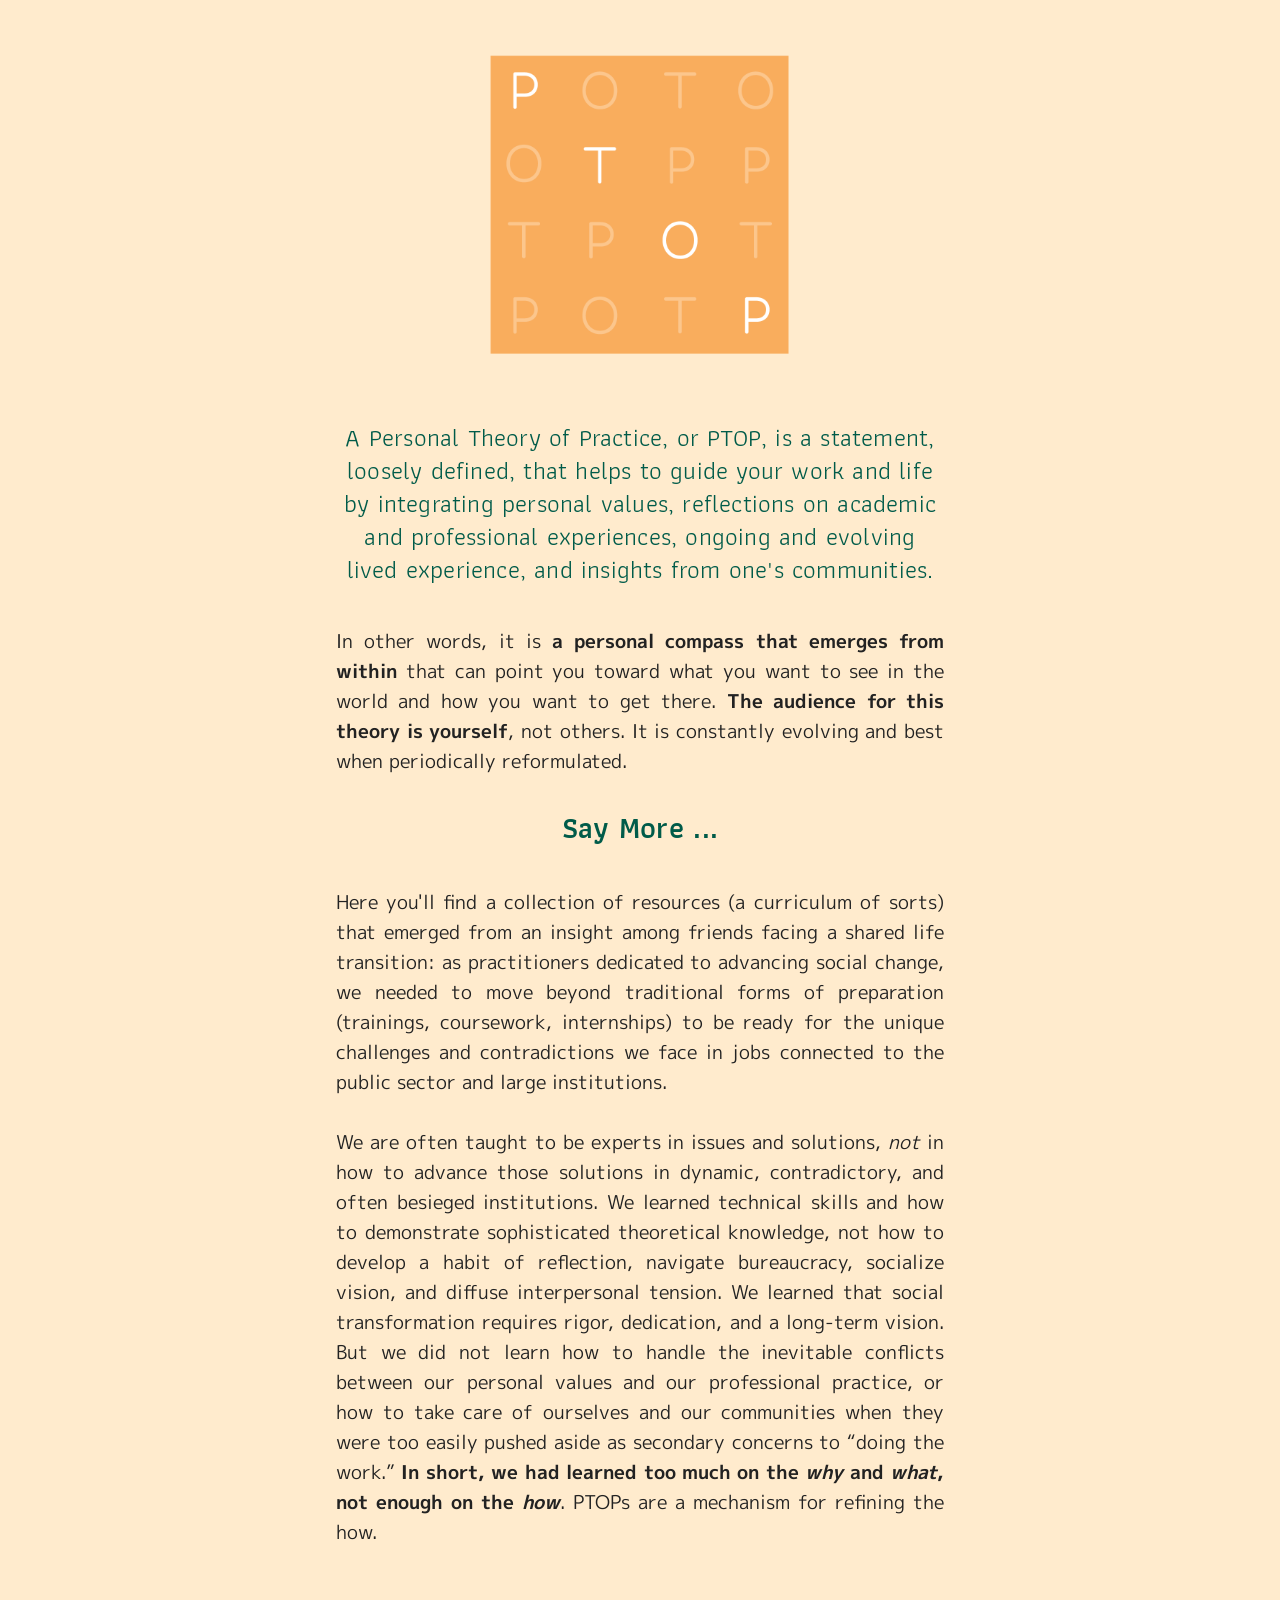
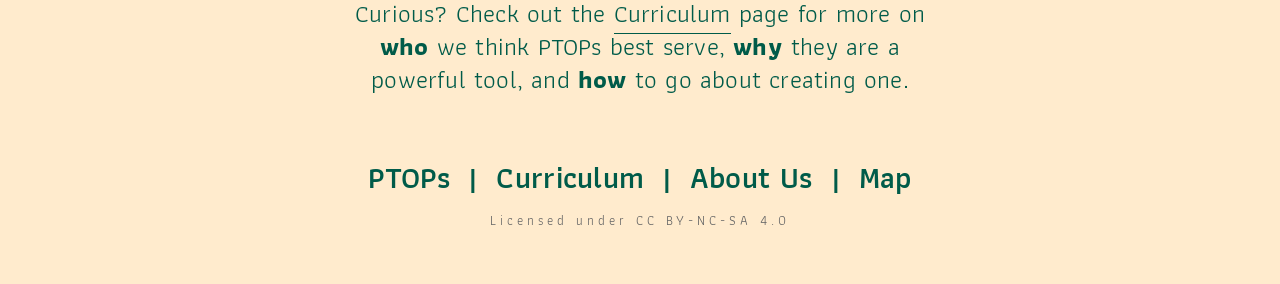
<file: index.html>
<!DOCTYPE html>
<html lang="en">
<head>

    <meta http-equiv="Content-Type" content="text/html; charset=UTF-8">
    <link rel="stylesheet" href="style.css">

    <title>Personal Theory of Practice</title>
    <link rel="shortcut icon" type="image/x-icon" href="favicon.ico">


    <link rel="next" title="Curriculum" href="curriculum.html">
</head>

<body>

<div id="container">

<div id="content">
  <p><a href="index.html" style="border-style: none none none none;"><img class="wp-image-162 alignnone" alt="PTOP Logo" class="center" src="PTOPLogo1.png" width="375" height="375"></a></p>

  <h7>A Personal Theory of Practice, or PTOP, is a statement, loosely defined, that helps to guide your work and life by integrating personal values, reflections on academic and professional experiences, ongoing and evolving lived experience, and insights from one's communities.</h7><br><br>

<p class="text">In other words, it is <b>a personal compass that emerges from within</b> that can point you toward what you want to see in the world and how you want to get there. <b>The audience for this theory is yourself</b>, not others. It is constantly evolving and best when periodically reformulated.
</p>

<h3>Say More ...</h3><br>


<p class="text">Here you'll find a collection of resources (a curriculum of sorts) that emerged from an insight among friends facing a shared life transition: as practitioners dedicated to advancing social change, we needed to move beyond traditional forms of preparation (trainings, coursework, internships) to be ready for the unique challenges and contradictions we face in jobs connected to the public sector and large institutions.<br><br>

We are often taught to be experts in issues and solutions, <em>not</em> in how to advance those solutions in dynamic, contradictory, and often besieged institutions. We learned technical skills and how to demonstrate sophisticated theoretical knowledge, not how to develop a habit of reflection, navigate bureaucracy, socialize vision, and diffuse interpersonal tension. We learned that social transformation requires rigor, dedication, and a long-term vision. But we did not learn how to handle the inevitable conflicts between our personal values and our professional practice, or how to take care of ourselves and our communities when they were too easily pushed aside as secondary concerns to “doing the work.” <b>In short, we had learned too much on the <em>why</em> and <em>what</em>, not enough on the <em>how</em></b>. PTOPs are a mechanism for refining the how.<br><br>
</p>

<h7>Curious? Check out the <a href="curriculum.html">Curriculum</a> page for more on <b>who</b> we think PTOPs best serve, <b>why</b> they are a powerful tool, and <b>how</b> to go about creating one.</h7><br><br>


</div>

<h3><a title="Home" href="index.html">PTOPs</a> &nbsp;|&nbsp; <a title="Curriculum" href="curriculum.html">Curriculum</a> &nbsp;|&nbsp;
        <a title="About" href="about.html">About Us</a> &nbsp;|&nbsp; <a title="Map" href="map.html">Map</a></h3></div>

<div id="footer">

<p>
Licensed under <a href="https://creativecommons.org/licenses/by-nc-sa/4.0/" target="_blank">CC BY-NC-SA 4.0</a>
</p>
</div>




</body></html>
</file>
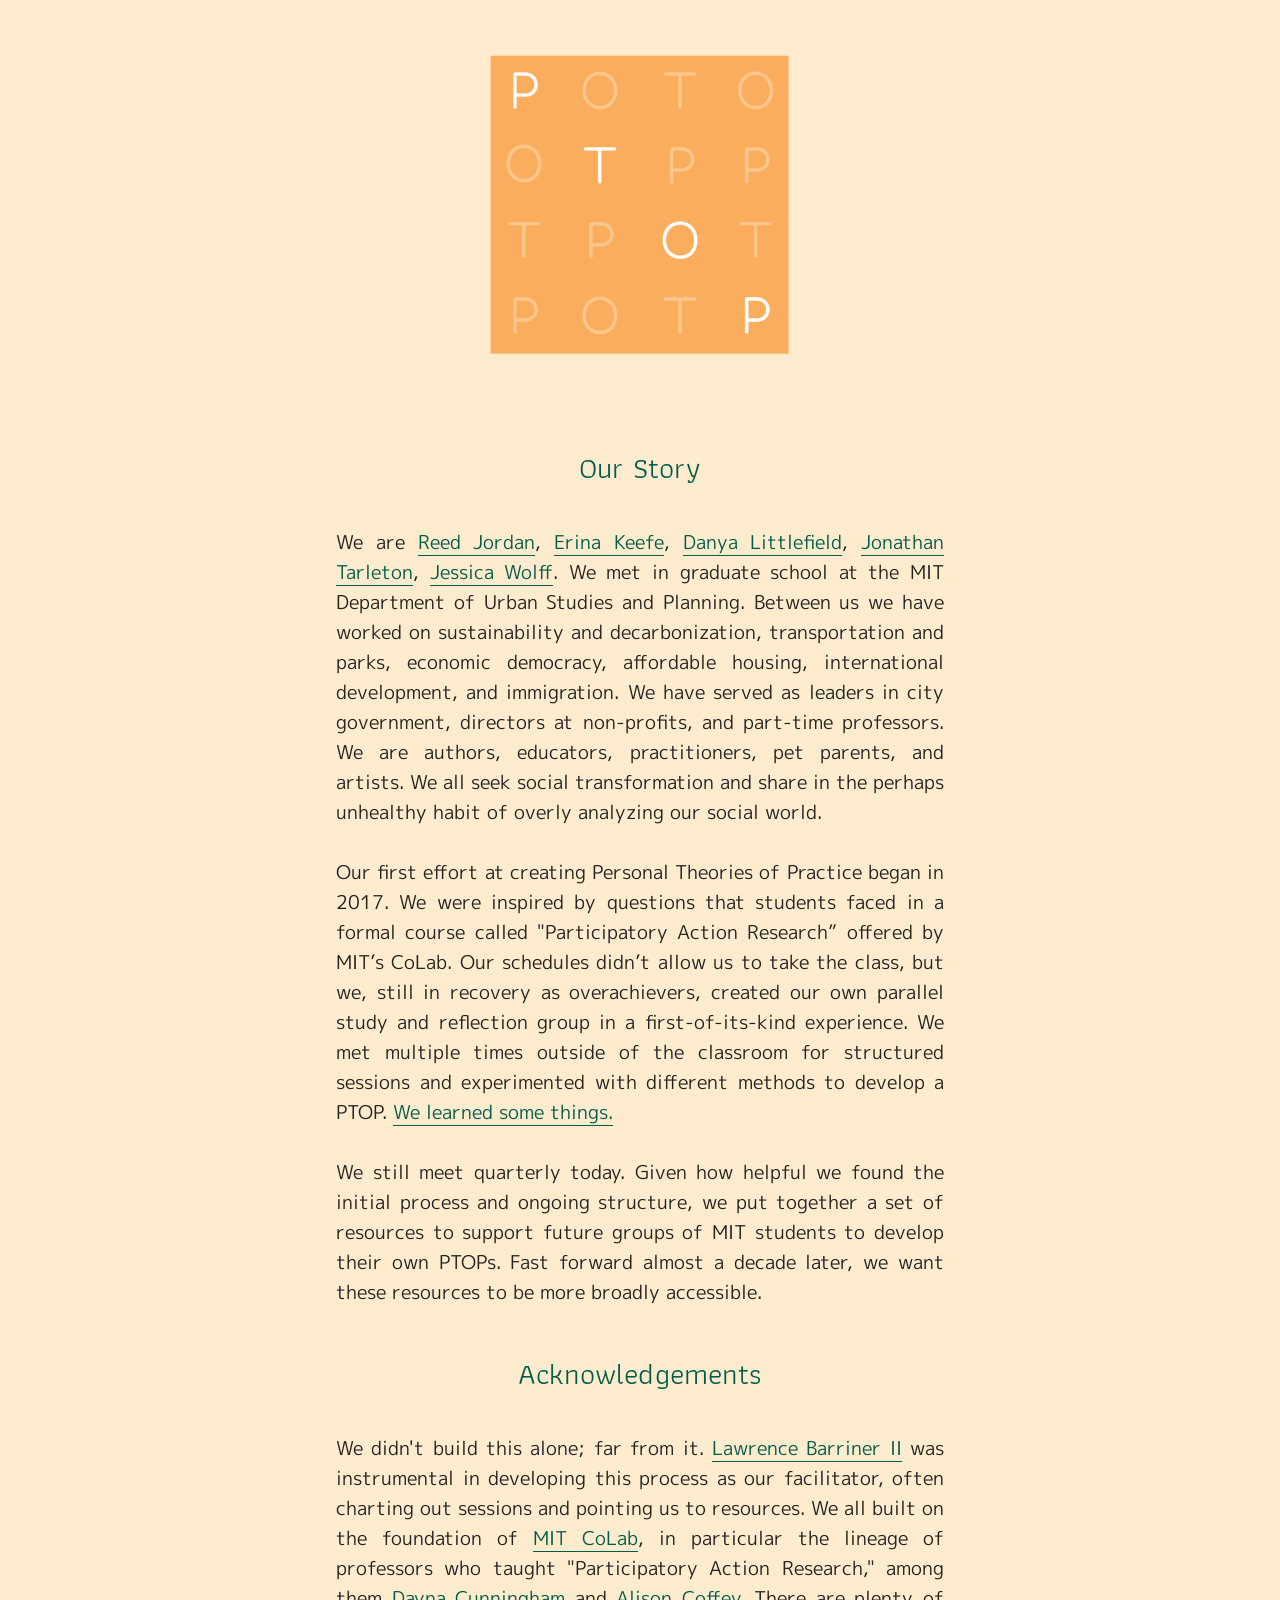
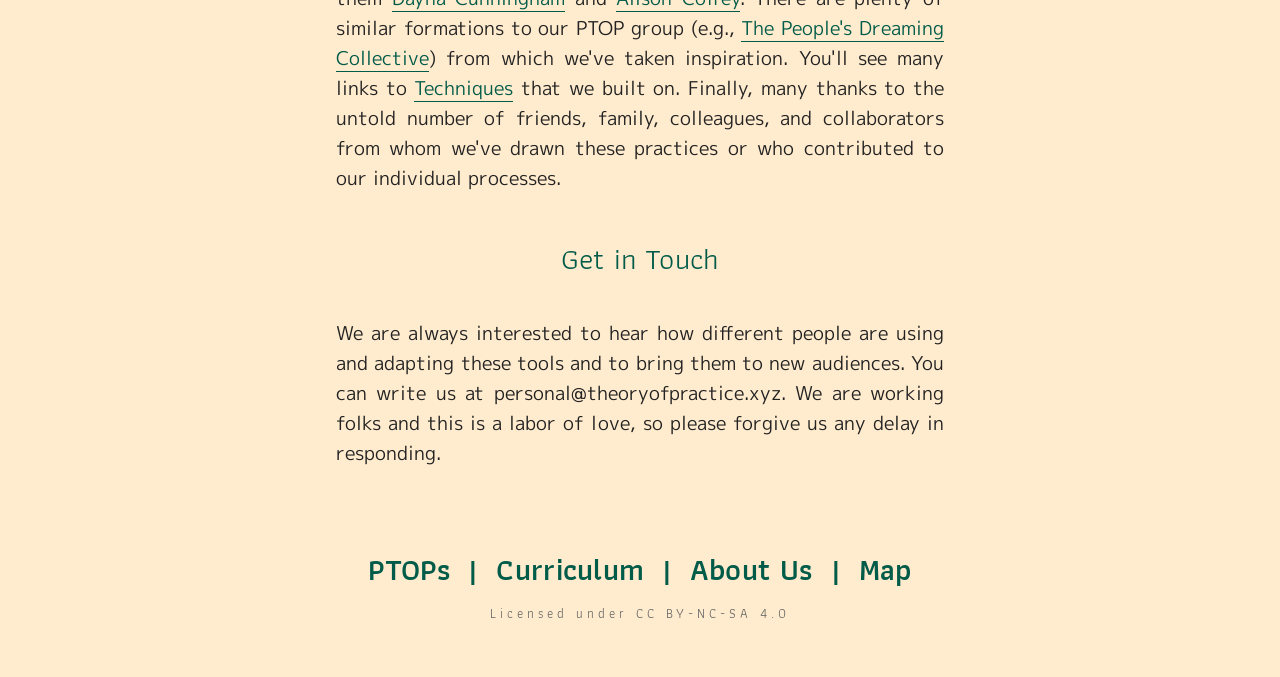
<file: about.html>
<!DOCTYPE html>
<html lang="en">
<head>

    <meta http-equiv="Content-Type" content="text/html; charset=UTF-8">
    <link rel="stylesheet" href="style.css">

    <title>About Us</title>
    <link rel="shortcut icon" type="image/x-icon" href="favicon.ico">


    <link rel="next" title="Home" href="index.html">
</head>

<body>

<div id="container">

  <div id="content">

    <p><a href="index.html" style="border-style: none none none none;"><img class="wp-image-162 alignnone" alt="PTOP Logo" class="center" src="PTOPLogo1.png" width="375" height="375"></a></p>

<h4>Our Story</h4>

<p class="text">We are <a href="https://www.linkedin.com/in/reed-k-jordan/" target="_blank">Reed Jordan</a>, <a href="https://www.linkedin.com/in/erinakeefe/" target="_blank">Erina Keefe</a>, <a href="https://www.linkedin.com/in/danya-m-f-littlefield-98087321/" target="_blank">Danya Littlefield</a>, <a href="https://www.jonathantarleton.com" target="_blank">Jonathan Tarleton</a>, <a href="https://www.linkedin.com/in/jessica-sadye-wolff/" target="_blank">Jessica Wolff</a>. We met in graduate school at the MIT Department of Urban Studies and Planning. Between us we have worked on sustainability and decarbonization, transportation and parks, economic democracy, affordable housing, international development, and immigration. We have served as leaders in city government, directors at non-profits, and part-time professors. We are authors, educators, practitioners, pet parents, and artists. We all seek social transformation and share in the perhaps unhealthy habit of overly analyzing our social world.<br><br>

Our first effort at creating Personal Theories of Practice began in 2017. We were inspired by questions that students faced in a formal course called "Participatory Action Research” offered by MIT’s CoLab. Our schedules didn’t allow us to take the class, but we, still in recovery as overachievers, created our own parallel study and reflection group in a first-of-its-kind experience. We met multiple times outside of the classroom for structured sessions and experimented with different methods to develop a PTOP. <a href="tips.html">We learned some things.</a><br><br>

We still meet quarterly today. Given how helpful we found the initial process and ongoing structure, we put together a set of resources to support future groups of MIT students to develop their own PTOPs. Fast forward almost a decade later, we want these resources to be more broadly accessible.
</p>

<h4>Acknowledgements</h4>

<p class="text">We didn't build this alone; far from it. <a href="https://lawrencebarrinerii.com/about/" target="_blank">Lawrence Barriner II</a> was instrumental in developing this process as our facilitator, often charting out sessions and pointing us to resources. We all built on the foundation of <a href="https://www.colab.mit.edu" target="_blank">MIT CoLab</a>, in particular the lineage of professors who taught "Participatory Action Research," among them <a href="https://tischcollege.tufts.edu/about/leadership/dayna-l-cunningham-dean" target="_blank">Dayna Cunningham</a> and <a href="https://www.linkedin.com/in/alisoncoffey/" target="_blank">Alison Coffey</a>. There are plenty of similar formations to our PTOP group (e.g., <a href="https://www.peoplesdreamingcollective.com" target="_blank">The People's Dreaming Collective</a>) from which we've taken inspiration. You'll see many links to <a href="techniques.html">Techniques</a> that we built on. Finally, many thanks to the untold number of friends, family, colleagues, and collaborators from whom we've drawn these practices or who contributed to our individual processes.</p>

<h4>Get in Touch</h4><a name="contact"></a>

<p class="text">We are always interested to hear how different people are using and adapting these tools and to bring them to new audiences. You can write us at personal@theoryofpractice.xyz. We are working folks and this is a labor of love, so please forgive us any delay in responding.</p><br>

</div>

<h3><a title="Home" href="index.html">PTOPs</a> &nbsp;|&nbsp; <a title="Curriculum" href="curriculum.html">Curriculum</a> &nbsp;|&nbsp;
        <a title="About" href="about.html">About Us</a> &nbsp;|&nbsp; <a title="Map" href="map.html">Map</a></h3></div>

<div id="footer">

<p>
Licensed under <a href="https://creativecommons.org/licenses/by-nc-sa/4.0/" target="_blank">CC BY-NC-SA 4.0</a></p>
</div>




</body></html>
</file>
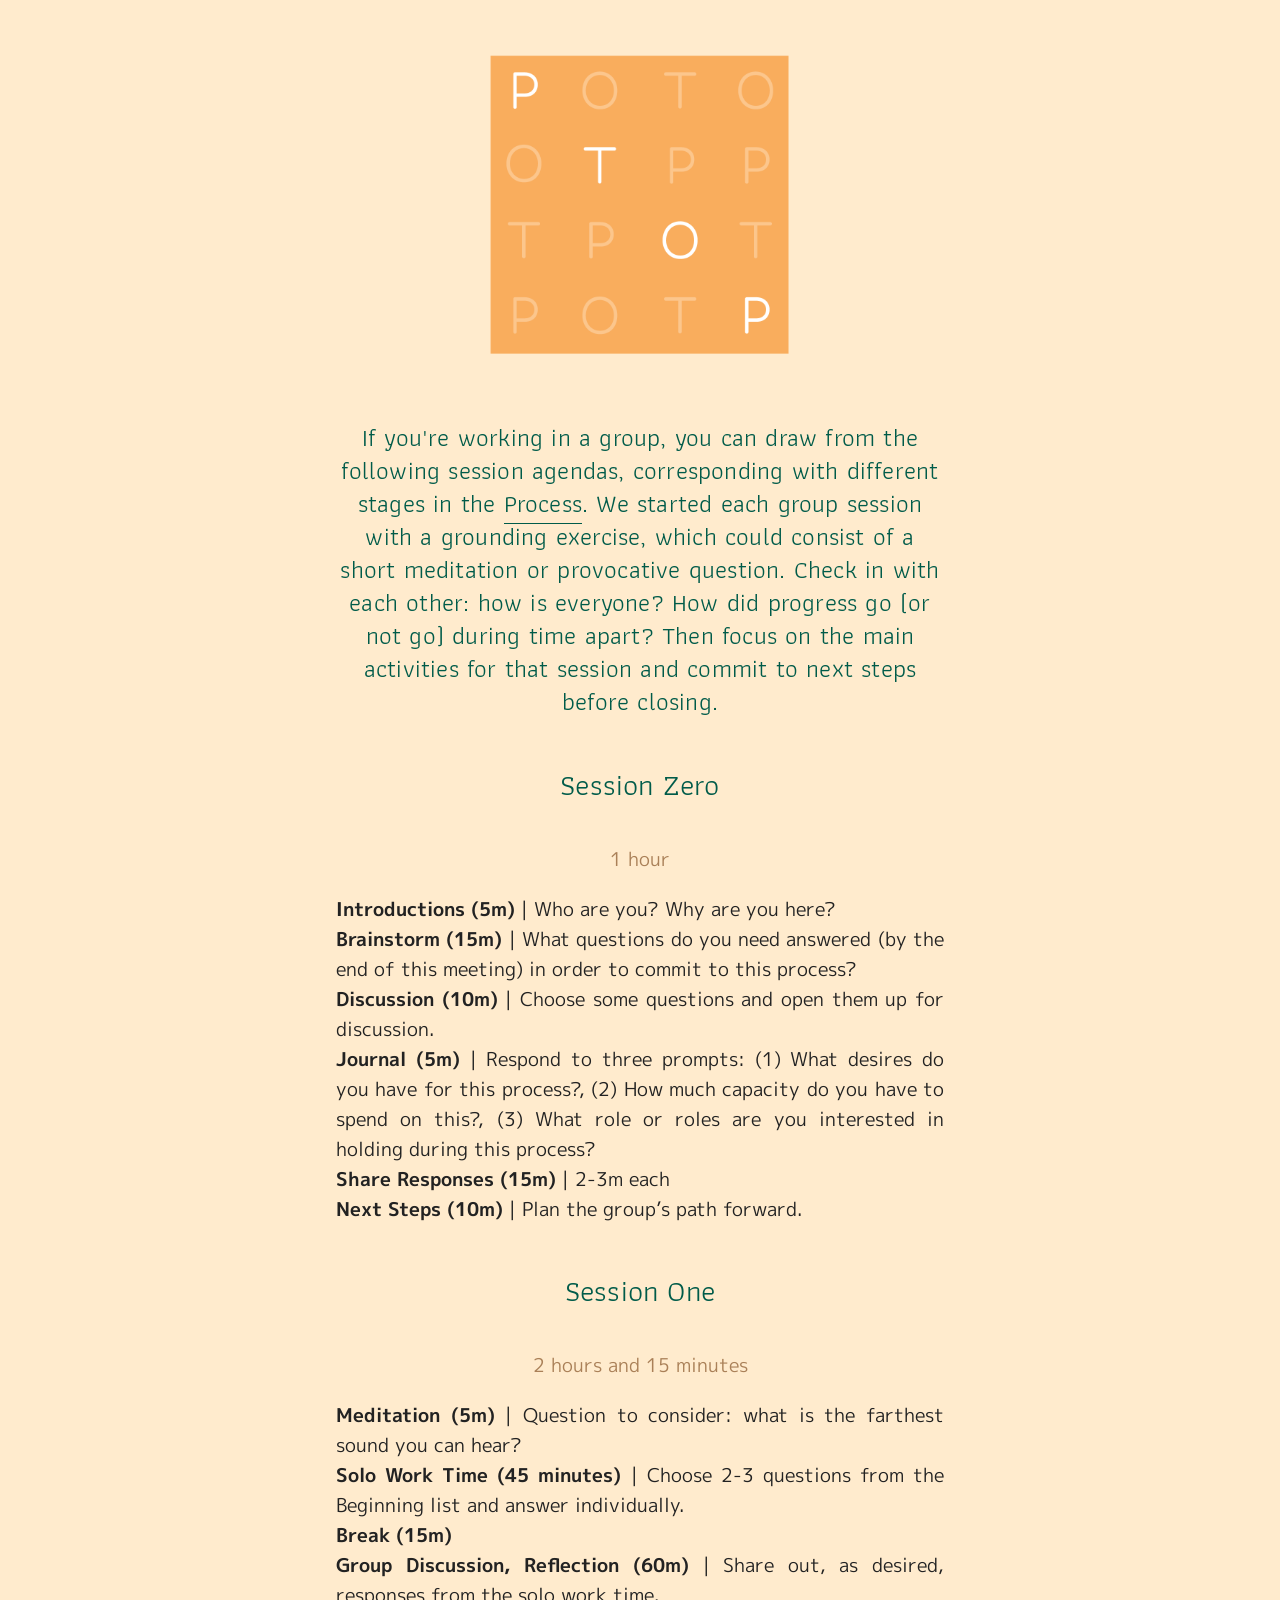
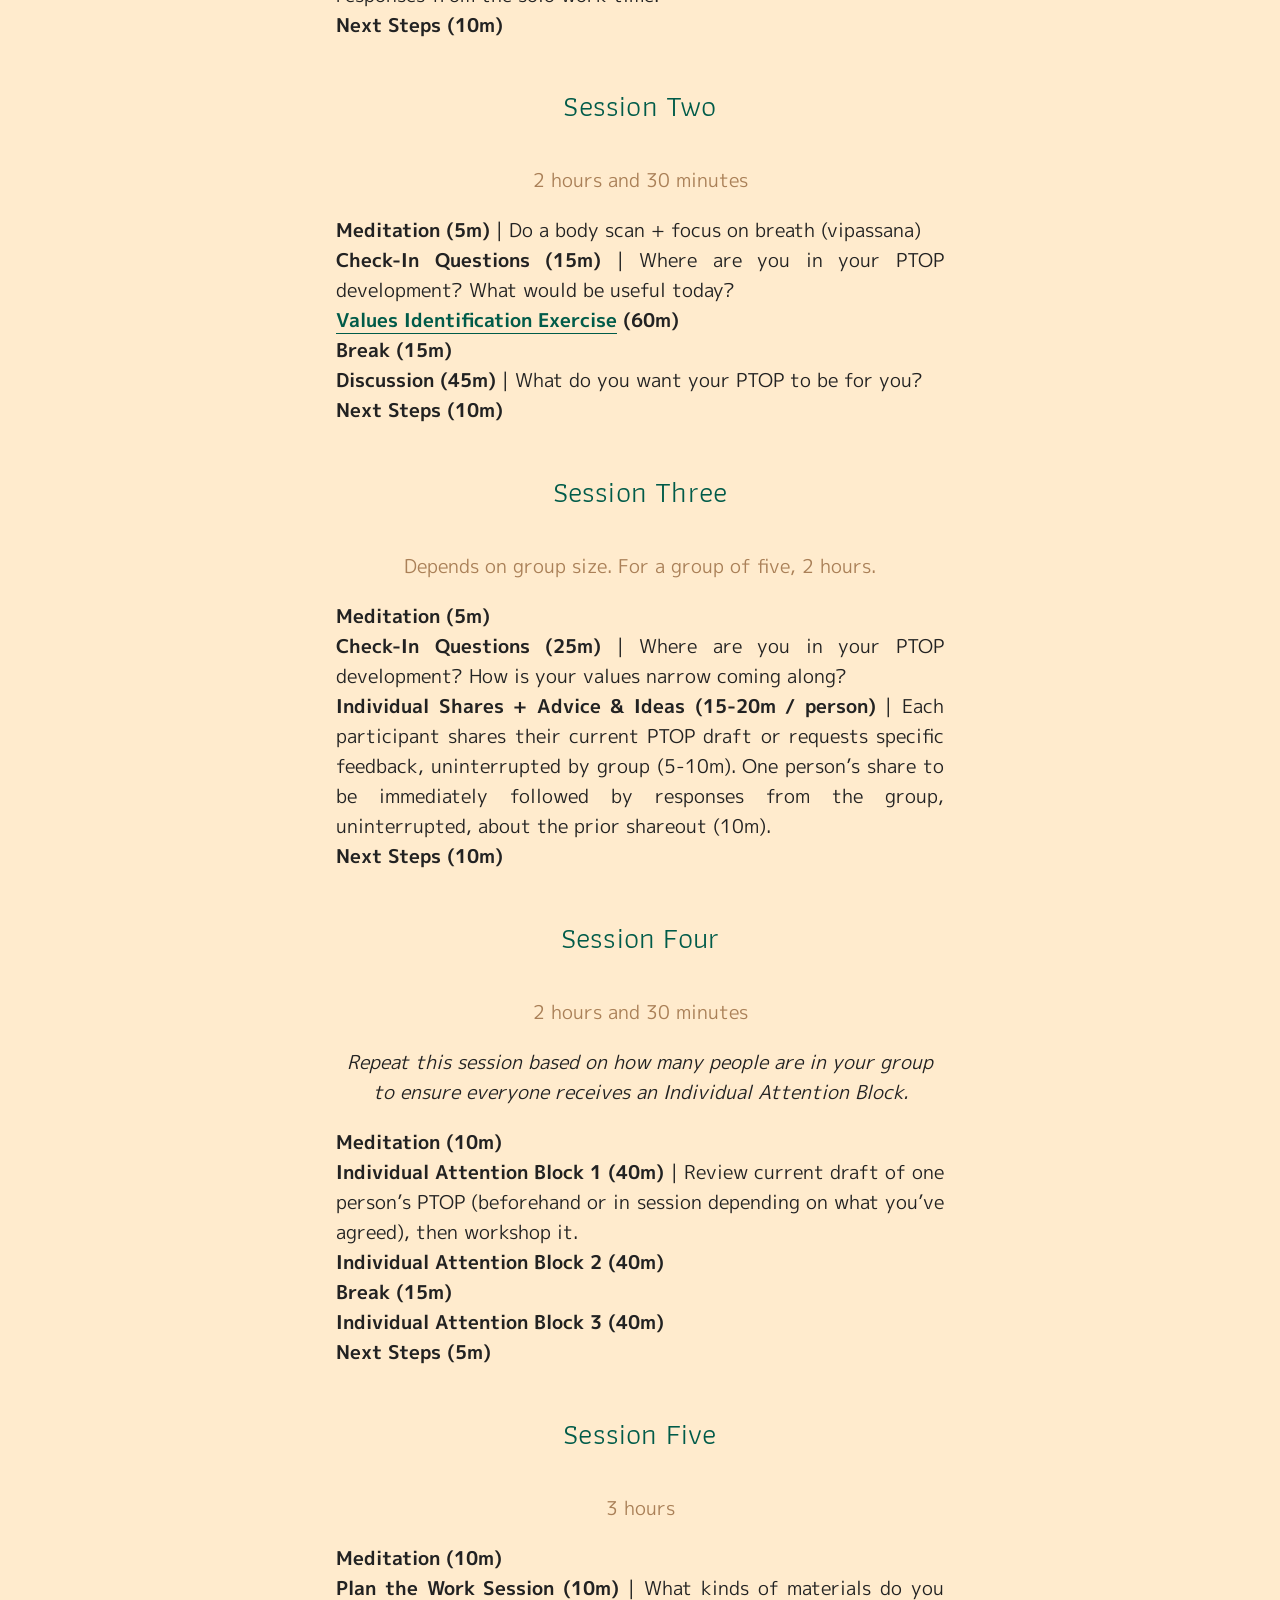
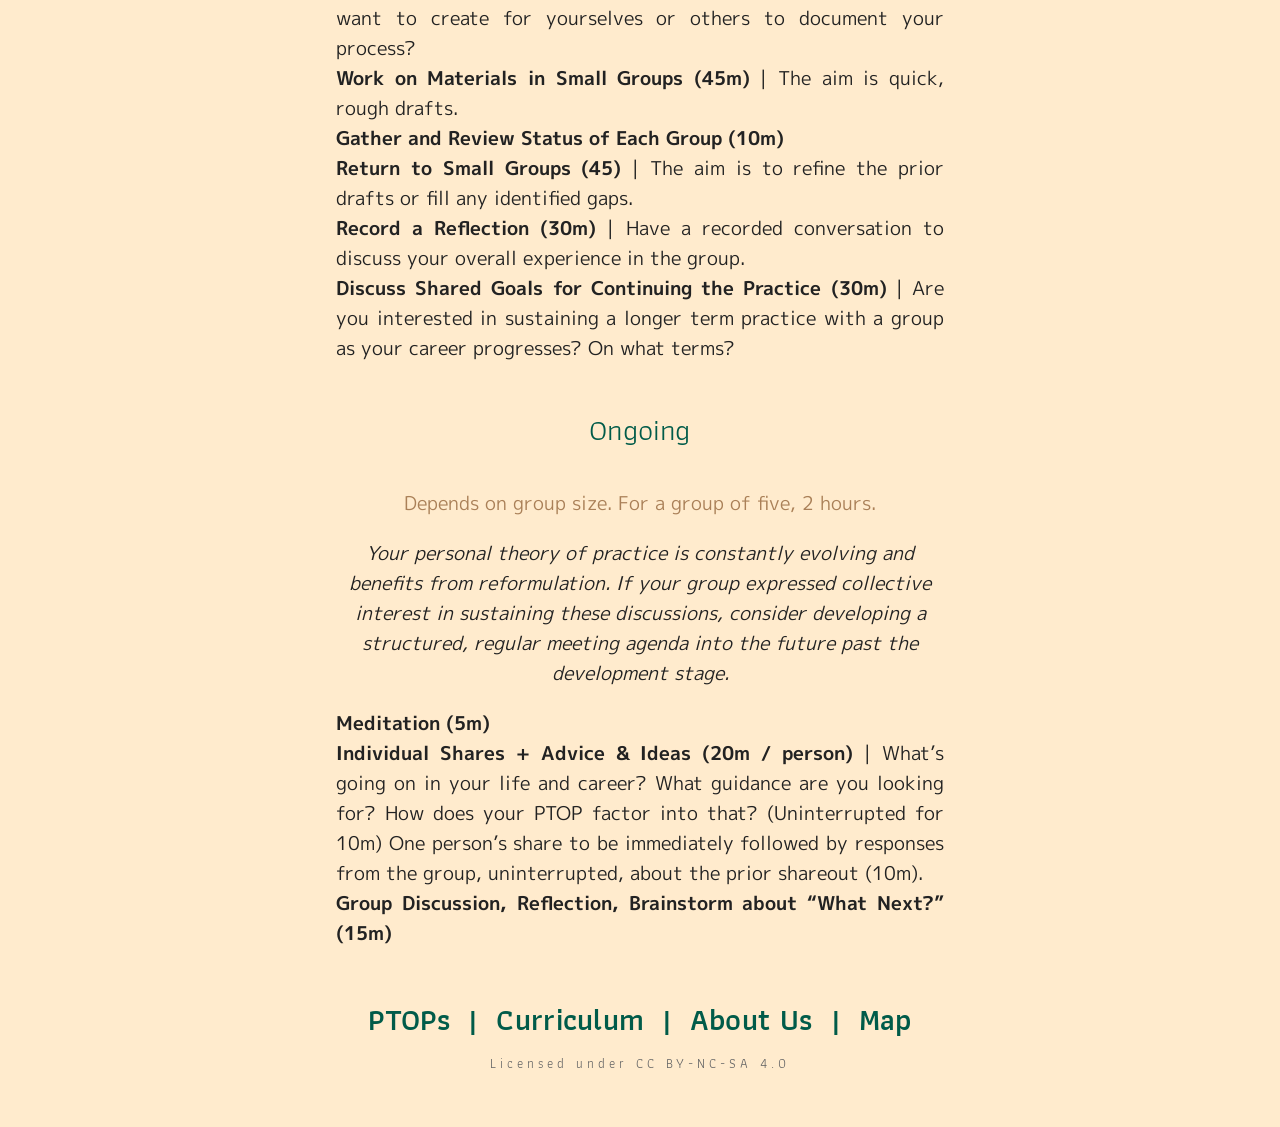
<file: agendas.html>
<!DOCTYPE html>
<html lang="en">
<head>

    <meta http-equiv="Content-Type" content="text/html; charset=UTF-8">
    <link rel="stylesheet" href="style.css">

    <title>Agendas</title>
    <link rel="shortcut icon" type="image/x-icon" href="favicon.ico">


    <link rel="next" title="About" href="about.html">
</head>

<body>

<div id="container">

  <div id="content">
    <p><a href="index.html" style="border-style: none none none none;"><img class="wp-image-162 alignnone" alt="PTOP Logo" class="center" src="PTOPLogo1.png" width="375" height="375"></a></p>

    <h7>If you're working in a group, you can draw from the following session agendas, corresponding with different stages in the <a href="process.html">Process</a>. We started each group session with a grounding exercise, which could consist of a short meditation or provocative question. Check in with each other: how is everyone? How did progress go (or not go) during time apart? Then focus on the main activities for that session and commit to next steps before closing.
</h7>

    <a name="zero"></a><h4>Session Zero</h4>
    <p class="text" style="text-align: center; color: #AA8058">1 hour</p>
    <p class="text"><b>Introductions (5m)</b> | Who are you? Why are you here?<br>
<b>Brainstorm (15m)</b> | What questions do you need answered (by the end of this meeting) in order to commit to this process?<br>
<b>Discussion (10m)</b> | Choose some questions and open them up for discussion.<br>
<b>Journal (5m)</b> | Respond to three prompts: (1) What desires do you have for this process?, (2) How much capacity do you have to spend on this?, (3) What role or roles are you interested in holding during this process?<br>
<b>Share Responses (15m)</b> | 2-3m each<br>
<b>Next Steps (10m)</b> | Plan the group’s path forward.</p>

    <a name="one"></a><h4>Session One</h4>
    <p class="text" style="text-align: center; color: #AA8058">2 hours and 15 minutes</p>
    <p class="text"><b>Meditation (5m)</b> | Question to consider: what is the farthest sound you can hear?<br>
<b>Solo Work Time (45 minutes)</b> | Choose 2-3 questions from the Beginning list and answer individually.<br>
<b>Break (15m)</b><br>
<b>Group Discussion, Reflection (60m)</b> | Share out, as desired, responses from the solo work time.<br>
<b>Next Steps (10m)</b>
</p>

<a name="two"></a><h4>Session Two</h4>
<p class="text" style="text-align: center; color: #AA8058">2 hours and 30 minutes</p>
<p class="text"><b>Meditation (5m)</b> | Do a body scan + focus on breath (vipassana)<br>
<b>Check-In Questions (15m)</b> | Where are you in your PTOP development? What would be useful today?<br>
<b><a href="techniques.html#values">Values Identification Exercise</a> (60m)</b><br>
<b>Break (15m)</b><br>
<b>Discussion (45m)</b> | What do you want your PTOP to be for you?<br>
<b>Next Steps (10m)</b>
</p>

<a name="three"></a><h4>Session Three</h4>
<p class="text" style="text-align: center; color: #AA8058">Depends on group size. For a group of five, 2 hours.</p>
<p class="text"><b>Meditation (5m)</b><br>
<b>Check-In Questions (25m)</b> | Where are you in your PTOP development? How is your values narrow coming along?<br>
<b>Individual Shares + Advice & Ideas (15-20m / person)</b> | Each participant shares their current PTOP draft or requests specific feedback, uninterrupted by group (5-10m). One person’s share to be immediately followed by responses from the group, uninterrupted, about the prior shareout (10m).<br>
<b>Next Steps (10m)</b>
</p>

<a name="four"></a><h4>Session Four</h4>
<p class="text" style="text-align: center; color: #AA8058">2 hours and 30 minutes</p>
<p class="text" style="text-align:center;"><em>Repeat this session based on how many people are in your group to ensure everyone receives an Individual Attention Block.</em></p>
<p class="text"><b>Meditation (10m)</b><br>
<b>Individual Attention Block 1 (40m)</b> | Review current draft of one person’s PTOP (beforehand or in session depending on what you’ve agreed), then workshop it.<br>
<b>Individual Attention Block 2 (40m)</b><br>
<b>Break (15m)</b><br>
<b>Individual Attention Block 3 (40m)</b><br>
<b>Next Steps (5m)</b>
</p>

<a name="five"></a><h4>Session Five</h4>
<p class="text" style="text-align: center; color: #AA8058">3 hours</p>
<p class="text"><b>Meditation (10m)</b><br>
<b>Plan the Work Session (10m)</b> | What kinds of materials do you want to create for yourselves or others to document your process?<br>
<b>Work on Materials in Small Groups (45m)</b> | The aim is quick, rough drafts.<br>
<b>Gather and Review Status of Each Group (10m)</b><br>
<b>Return to Small Groups (45)</b> | The aim is to refine the prior drafts or fill any identified gaps.<br>
<b>Record a Reflection (30m)</b> | Have a recorded conversation to discuss your overall experience in the group.<br>
<b>Discuss Shared Goals for Continuing the Practice (30m)</b> | Are you interested in sustaining a longer term practice with a group as your career progresses? On what terms?</p>

<a name="ongoing"></a><h4>Ongoing</h4>
<p class="text" style="text-align: center; color: #AA8058">Depends on group size. For a group of five, 2 hours.</p>
<p class="text" style="text-align:center;"><em>Your personal theory of practice is constantly evolving and benefits from reformulation. If your group expressed collective interest in sustaining these discussions, consider developing a structured, regular meeting agenda into the future past the development stage.</em></p>
<p class="text"><b>Meditation (5m)</b><br>
<b>Individual Shares + Advice & Ideas (20m / person)</b> | What’s going on in your life and career? What guidance are you looking for? How does your PTOP factor into that? (Uninterrupted for 10m) One person’s share to be immediately followed by responses from the group, uninterrupted, about the prior shareout (10m).<br>
<b>Group Discussion, Reflection, Brainstorm about “What Next?” (15m)</b>
</p>

</div>

<h3><a title="Home" href="index.html">PTOPs</a> &nbsp;|&nbsp; <a title="Curriculum" href="curriculum.html">Curriculum</a> &nbsp;|&nbsp;
        <a title="About" href="about.html">About Us</a> &nbsp;|&nbsp; <a title="Map" href="map.html">Map</a></h3></div>

<div id="footer">

<p>
Licensed under <a href="https://creativecommons.org/licenses/by-nc-sa/4.0/" target="_blank">CC BY-NC-SA 4.0</a></p>
</div>




</body></html>
</file>
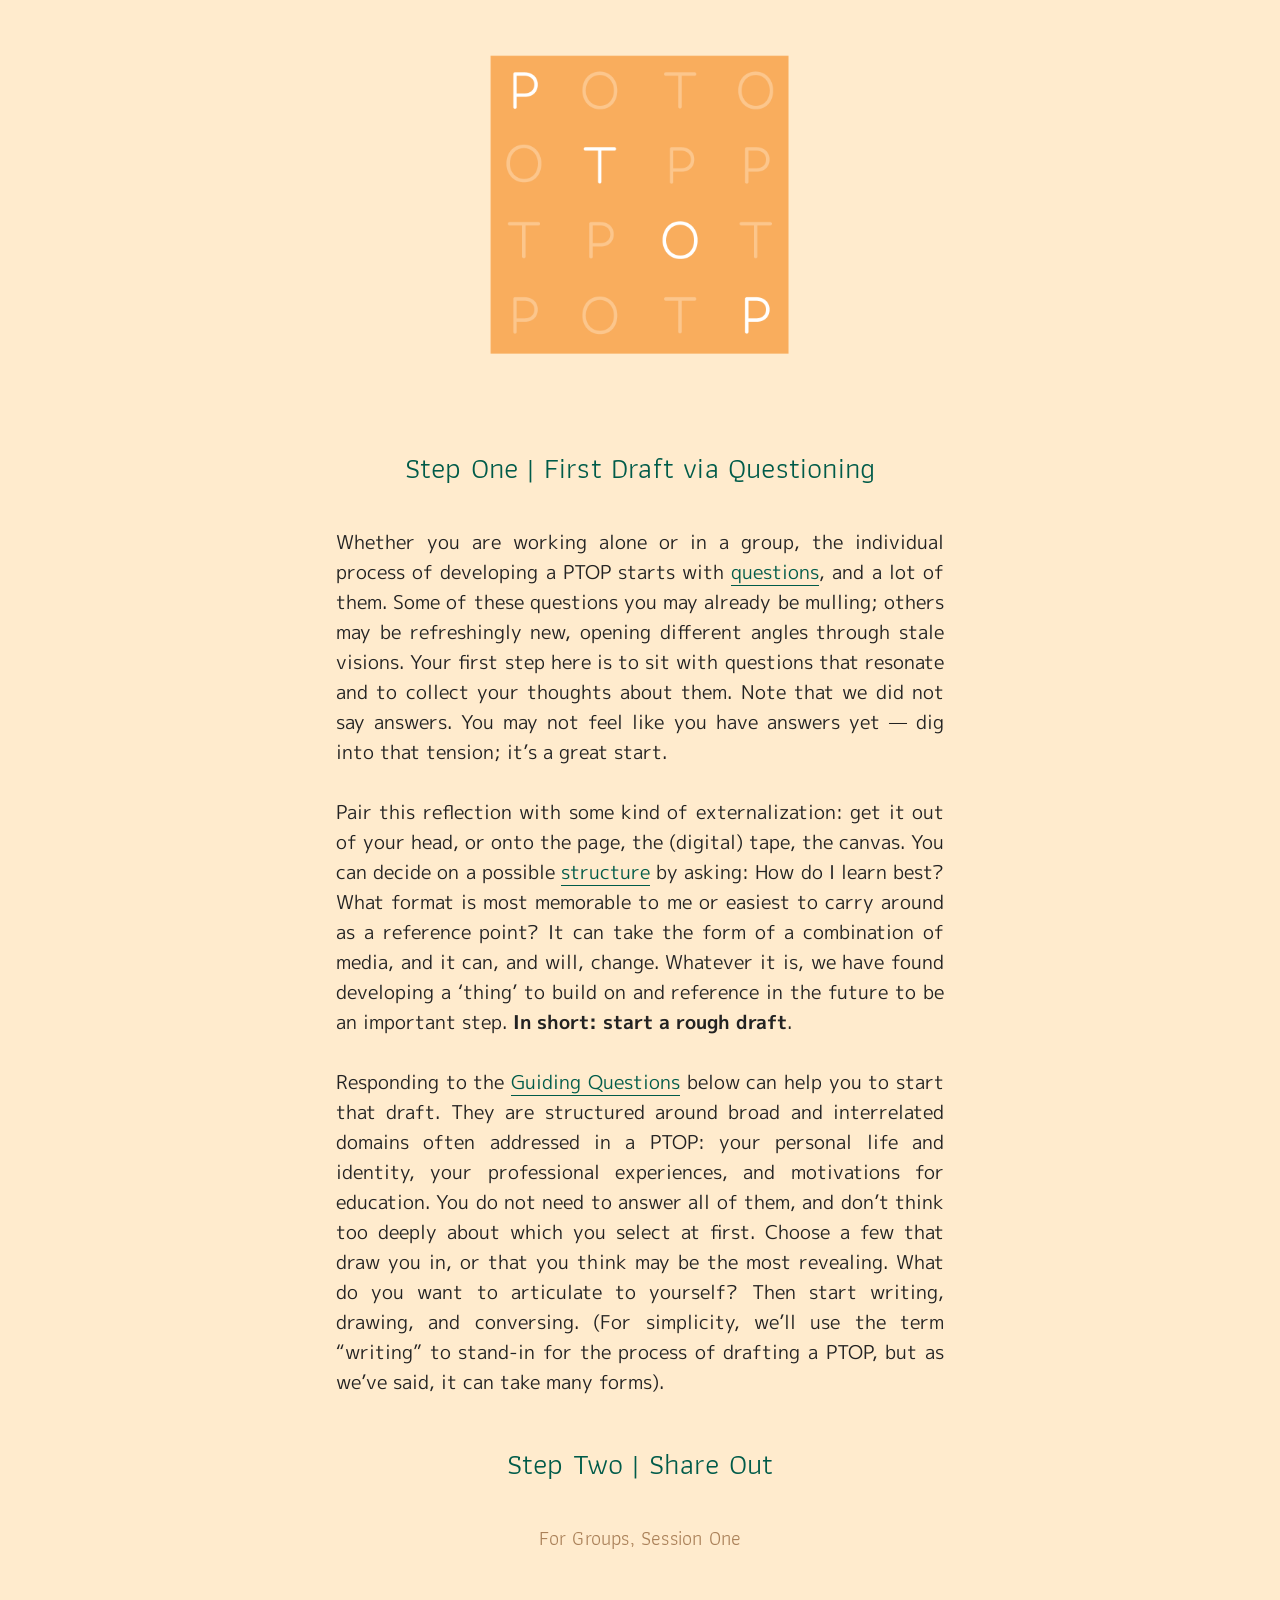
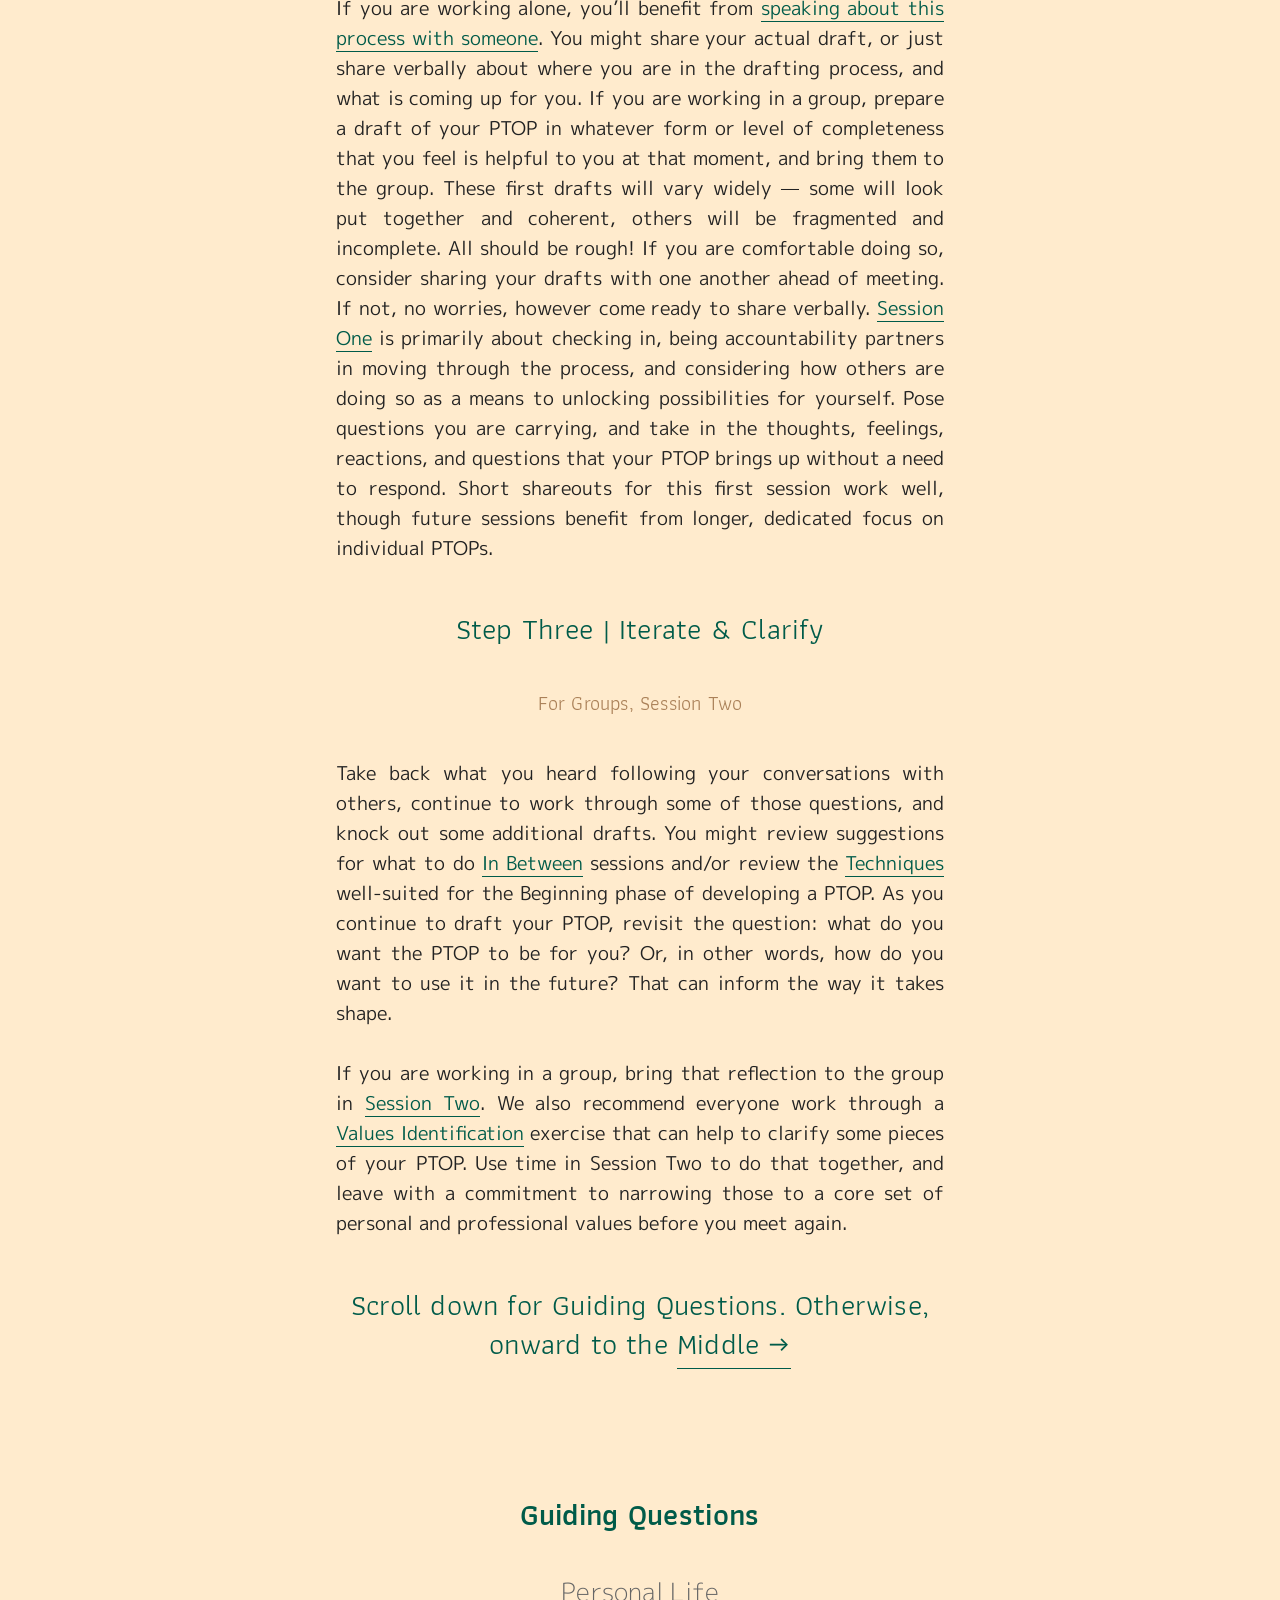
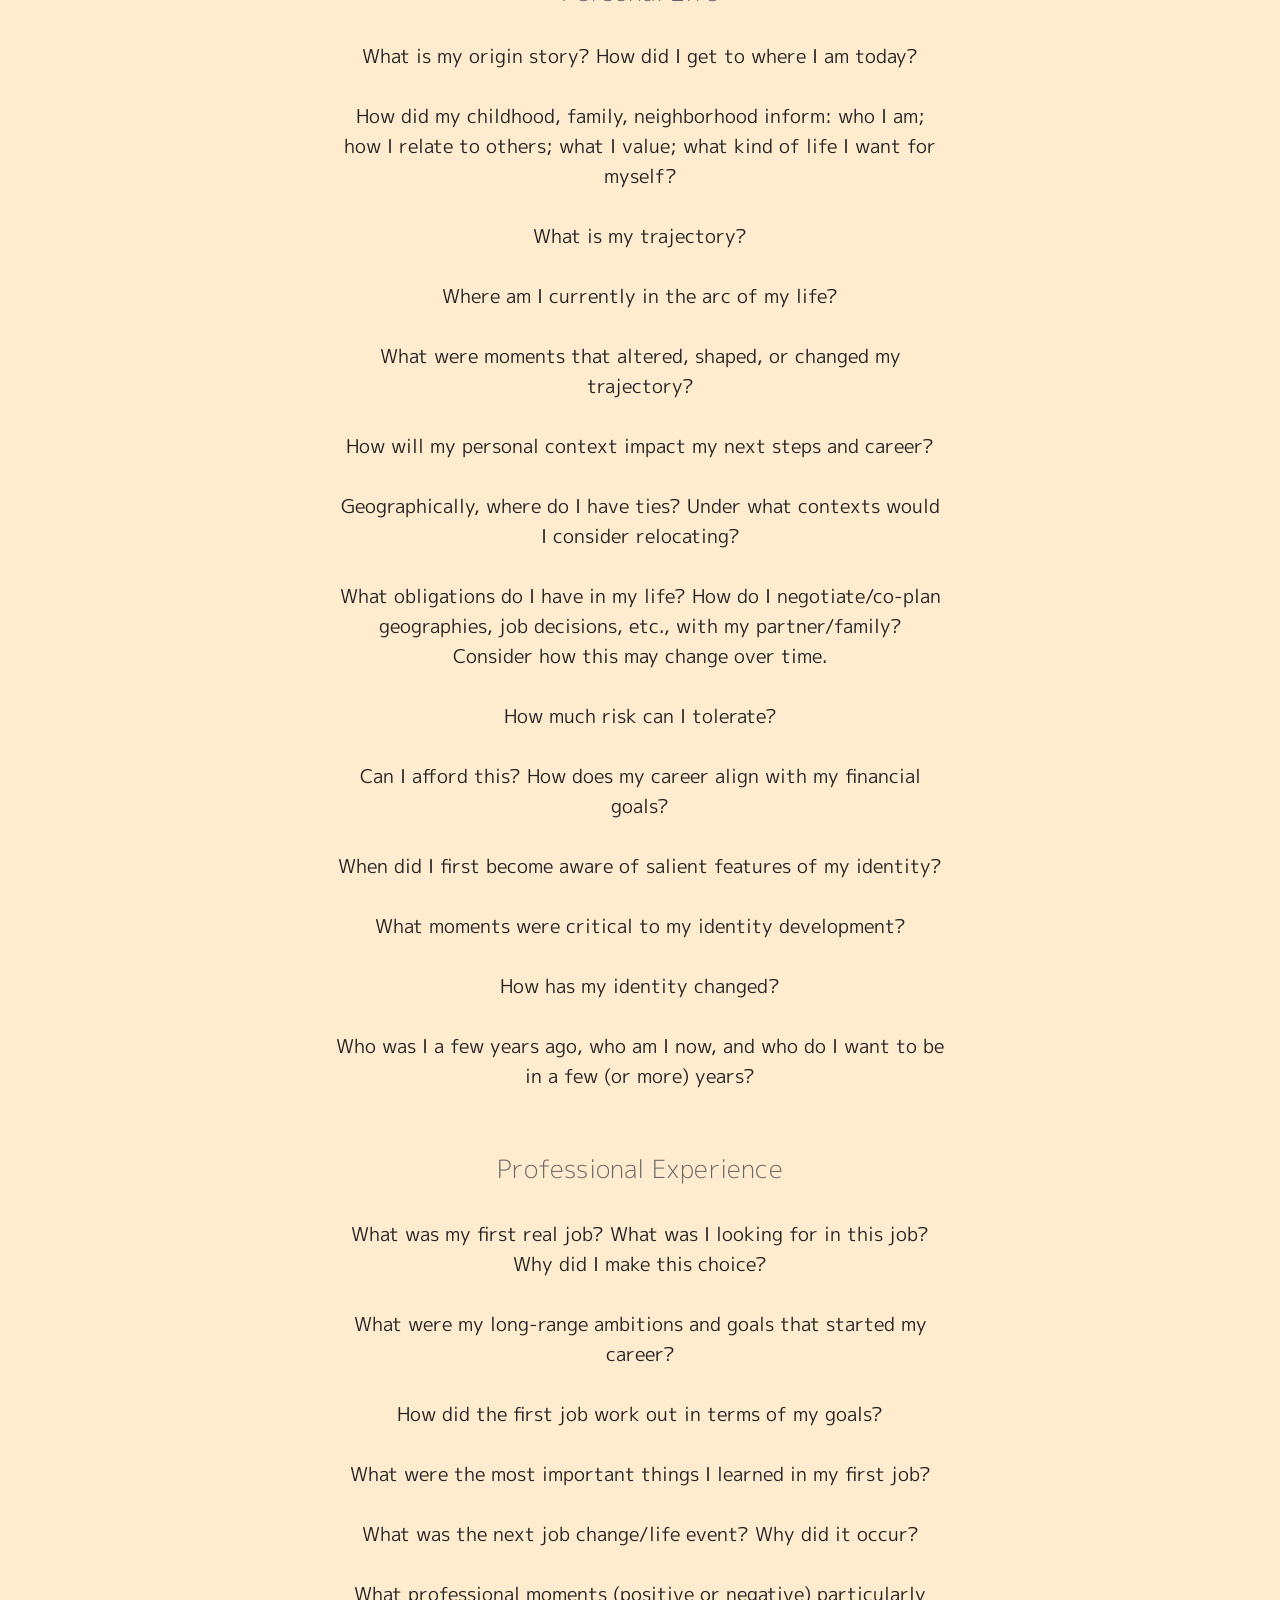
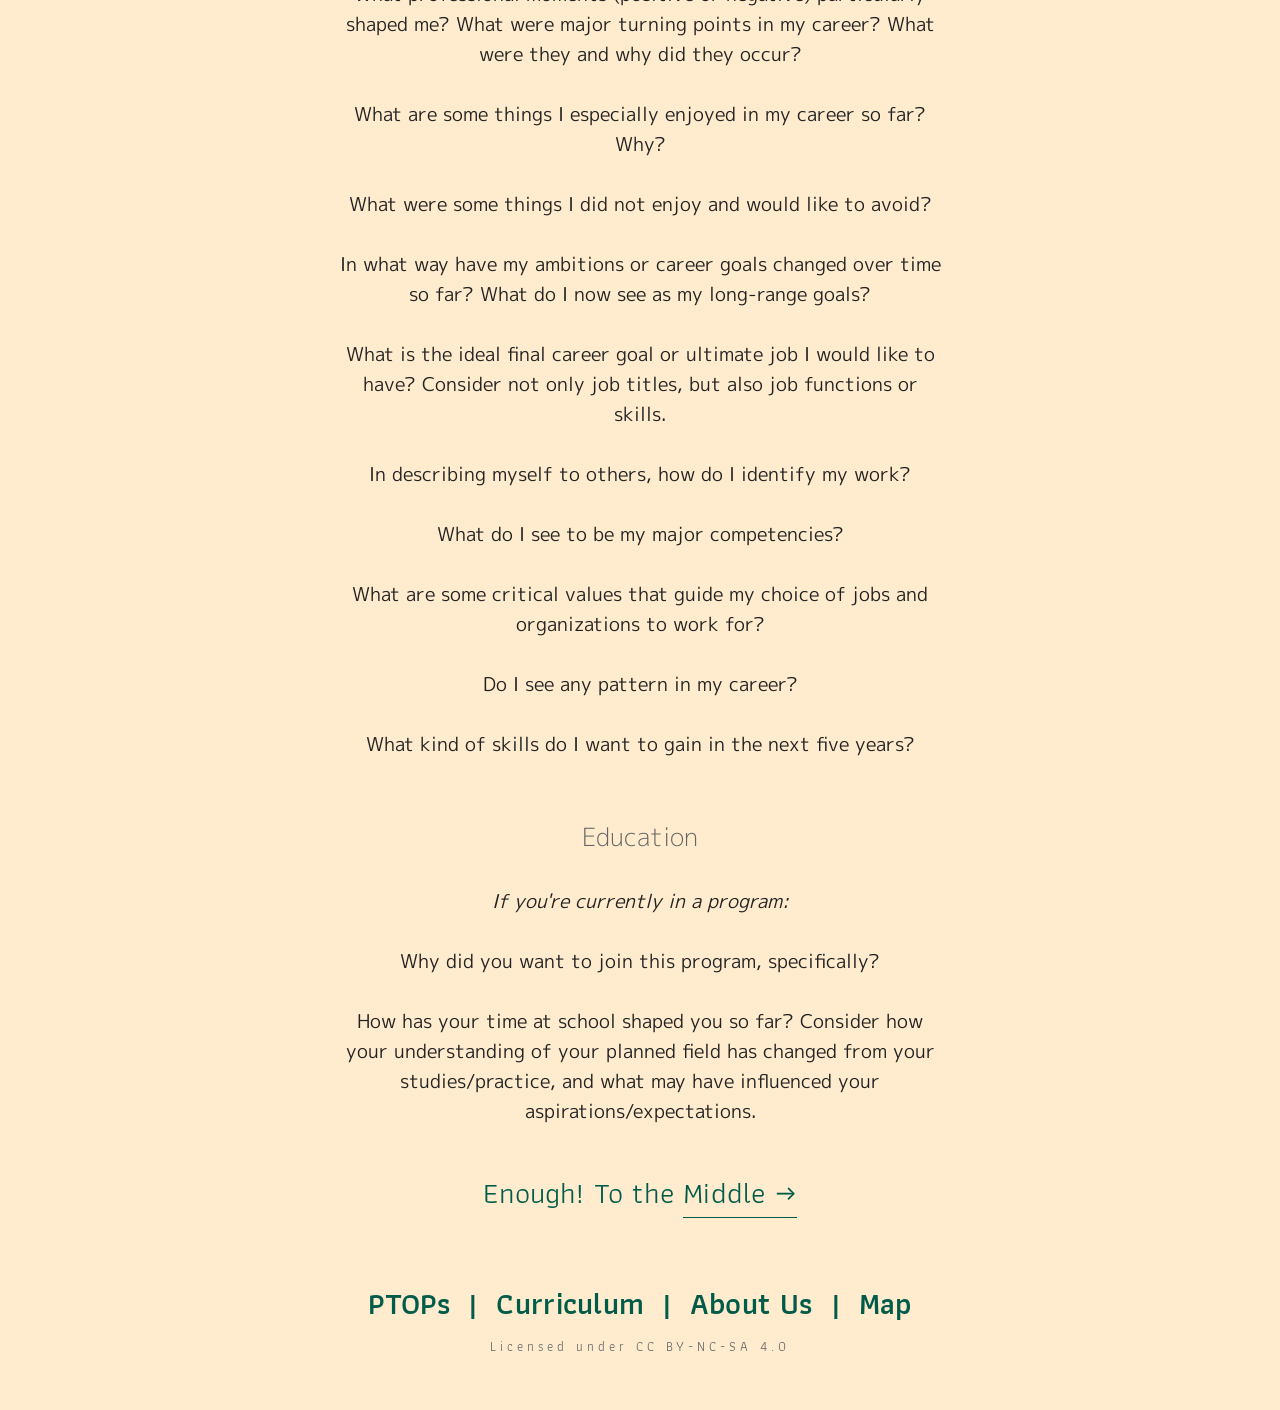
<file: beginning.html>
<!DOCTYPE html>
<html lang="en">
<head>

    <meta http-equiv="Content-Type" content="text/html; charset=UTF-8">
    <link rel="stylesheet" href="style.css">

    <title>Preparation</title>
    <link rel="shortcut icon" type="image/x-icon" href="favicon.ico">


    <link rel="next" title="About" href="about.html">
</head>

<body>

<div id="container">

  <div id="content">
    <p><a href="index.html" style="border-style: none none none none;"><img class="wp-image-162 alignnone" alt="PTOP Logo" class="center" src="PTOPLogo1.png" width="375" height="375"></a></p>

    <h4>Step One | First Draft via Questioning</h4>

    <p class="text">Whether you are working alone or in a group, the individual process of developing a PTOP starts with <a href="#guidingquestions">questions</a>, and a lot of them. Some of these questions you may already be mulling; others may be refreshingly new, opening different angles through stale visions. Your first step here is to sit with questions that resonate and to collect your thoughts about them. Note that we did not say answers. You may not feel like you have answers yet — dig into that tension; it’s a great start.<br><br>

Pair this reflection with some kind of externalization: get it out of your head, or onto the page, the (digital) tape, the canvas. You can decide on a possible <a href="techniques.html#ptopstructures">structure</a> by asking: How do I learn best? What format is most memorable to me or easiest to carry around as a reference point? It can take the form of a combination of media, and it can, and will, change. Whatever it is, we have found developing a ‘thing’ to build on and reference in the future to be an important step. <b>In short: start a rough draft</b>.<br><br>

Responding to the <a href="#guidingquestions">Guiding Questions</a> below can help you to start that draft. They are structured around broad and interrelated domains often addressed in a PTOP: your personal life and identity, your professional experiences, and motivations for education. You do not need to answer all of them, and don’t think too deeply about which you select at first. Choose a few that draw you in, or that you think may be the most revealing. What do you want to articulate to yourself? Then start writing, drawing, and conversing. (For simplicity, we’ll use the term “writing” to stand-in for the process of drafting a PTOP, but as we’ve said, it can take many forms).
</p>


<h4>Step Two | Share Out</h4>
<h8>For Groups, Session One</h8><br><br>
<p class="text">If you are working alone, you’ll benefit from <a href="techniques.html#conversation">speaking about this process with someone</a>. You might share your actual draft, or just share verbally about where you are in the drafting process, and what is coming up for you.

If you are working in a group, prepare a draft of your PTOP in whatever form or level of completeness that you feel is helpful to you at that moment, and bring them to the group. These first drafts will vary widely — some will look put together and coherent, others will be fragmented and incomplete. All should be rough! If you are comfortable doing so, consider sharing your drafts with one another ahead of meeting. If not, no worries, however come ready to share verbally. <a href="agendas.html#one">Session One</a> is primarily about checking in, being accountability partners in moving through the process, and considering how others are doing so as a means to unlocking possibilities for yourself. Pose questions you are carrying, and take in the thoughts, feelings, reactions, and questions that your PTOP brings up without a need to respond. Short shareouts for this first session work well, though future sessions benefit from longer, dedicated focus on individual PTOPs.
</p>

<h4>Step Three | Iterate & Clarify</h4>
<h8>For Groups, Session Two</h8><br><br>

<p class="text">Take back what you heard following your conversations with others, continue to work through some of those questions, and knock out some additional drafts. You might review suggestions for what to do <a href="inbetween.html">In Between</a> sessions and/or review the <a href="techniques.html">Techniques</a> well-suited for the Beginning phase of developing a PTOP. As you continue to draft your PTOP, revisit the question: what do you want the PTOP to be for you? Or, in other words, how do you want to use it in the future? That can inform the way it takes shape.<br><br>

If you are working in a group, bring that reflection to the group in <a href="agendas.html#one">Session Two</a>. We also recommend everyone work through a <a href="techniques.html#values">Values Identification</a> exercise that can help to clarify some pieces of your PTOP. Use time in Session Two to do that together, and leave with a commitment to narrowing those to a core set of personal and professional values before you meet again.</p>

<h4>Scroll down for Guiding Questions. Otherwise, onward to the <a href="middle.html">Middle &rarr;</a></h4><br><br>



<h3>Guiding Questions</h3><a name="guidingquestions"></a><br>

<h6 style="text-align: center;">Personal Life</h6>

    <p class="text" style="text-align: center;">What is my origin story? How did I get to where I am today?<br><br>
How did my childhood, family, neighborhood inform: who I am; how I relate to others; what I value; what kind of life I want for myself?<br><br>
What is my trajectory?<br><br>
Where am I currently in the arc of my life?<br><br>
What were moments that altered, shaped, or changed my trajectory?<br><br>
How will my personal context impact my next steps and career?<br><br>
Geographically, where do I have ties? Under what contexts would I consider relocating?<br><br>
What obligations do I have in my life? How do I negotiate/co-plan geographies, job decisions, etc., with my partner/family? Consider how this may change over time.<br><br>
How much risk can I tolerate?<br><br>
Can I afford this? How does my career align with my financial goals?<br><br>
When did I first become aware of salient features of my identity?<br><br>
What moments were critical to my identity development?<br><br>
How has my identity changed?<br><br>
Who was I a few years ago, who am I now, and who do I want to be in a few (or more) years?
</p><br>

<h6 style="text-align: center;">Professional Experience</h6>

      <p class="text" style="text-align: center;">What was my first real job? What was I looking for in this job? Why did I make this choice?<br><br>
What were my long-range ambitions and goals that started my career?<br><br>
How did the first job work out in terms of my goals?<br><br>
What were the most important things I learned in my first job?<br><br>
What was the next job change/life event? Why did it occur?<br><br>
What professional moments (positive or negative) particularly shaped me? What were major turning points in my career? What were they and why did they occur?<br><br>
What are some things I especially enjoyed in my career so far? Why?<br><br>
What were some things I did not enjoy and would like to avoid?<br><br>
In what way have my ambitions or career goals changed over time so far? What do I now see as my long-range goals?<br><br>
What is the ideal final career goal or ultimate job I would like to have? Consider not only job titles, but also job functions or skills.<br><br>
In describing myself to others, how do I identify my work?<br><br>
What do I see to be my major competencies?<br><br>
What are some critical values that guide my choice of jobs and organizations to work for?<br><br>
Do I see any pattern in my career?<br><br>
What kind of skills do I want to gain in the next five years?
</p><br>

<h6 style="text-align: center;">Education</h6>

      <p class="text" style="text-align: center;"><em>If you're currently in a program:</em><br><br>Why did you want to join this program, specifically?<br><br>
How has your time at school shaped you so far? Consider how your understanding of your planned field has changed from your studies/practice, and what may have influenced your aspirations/expectations.
</p>

<h4>Enough! To the <a href="middle.html">Middle &rarr;</a></h4>


</div>

<h3><a title="Home" href="index.html">PTOPs</a> &nbsp;|&nbsp; <a title="Curriculum" href="curriculum.html">Curriculum</a> &nbsp;|&nbsp;
        <a title="About" href="about.html">About Us</a> &nbsp;|&nbsp; <a title="Map" href="map.html">Map</a></h3></div>

<div id="footer">

<p>
Licensed under <a href="https://creativecommons.org/licenses/by-nc-sa/4.0/" target="_blank">CC BY-NC-SA 4.0</a></p>
</div>




</body></html>
</file>
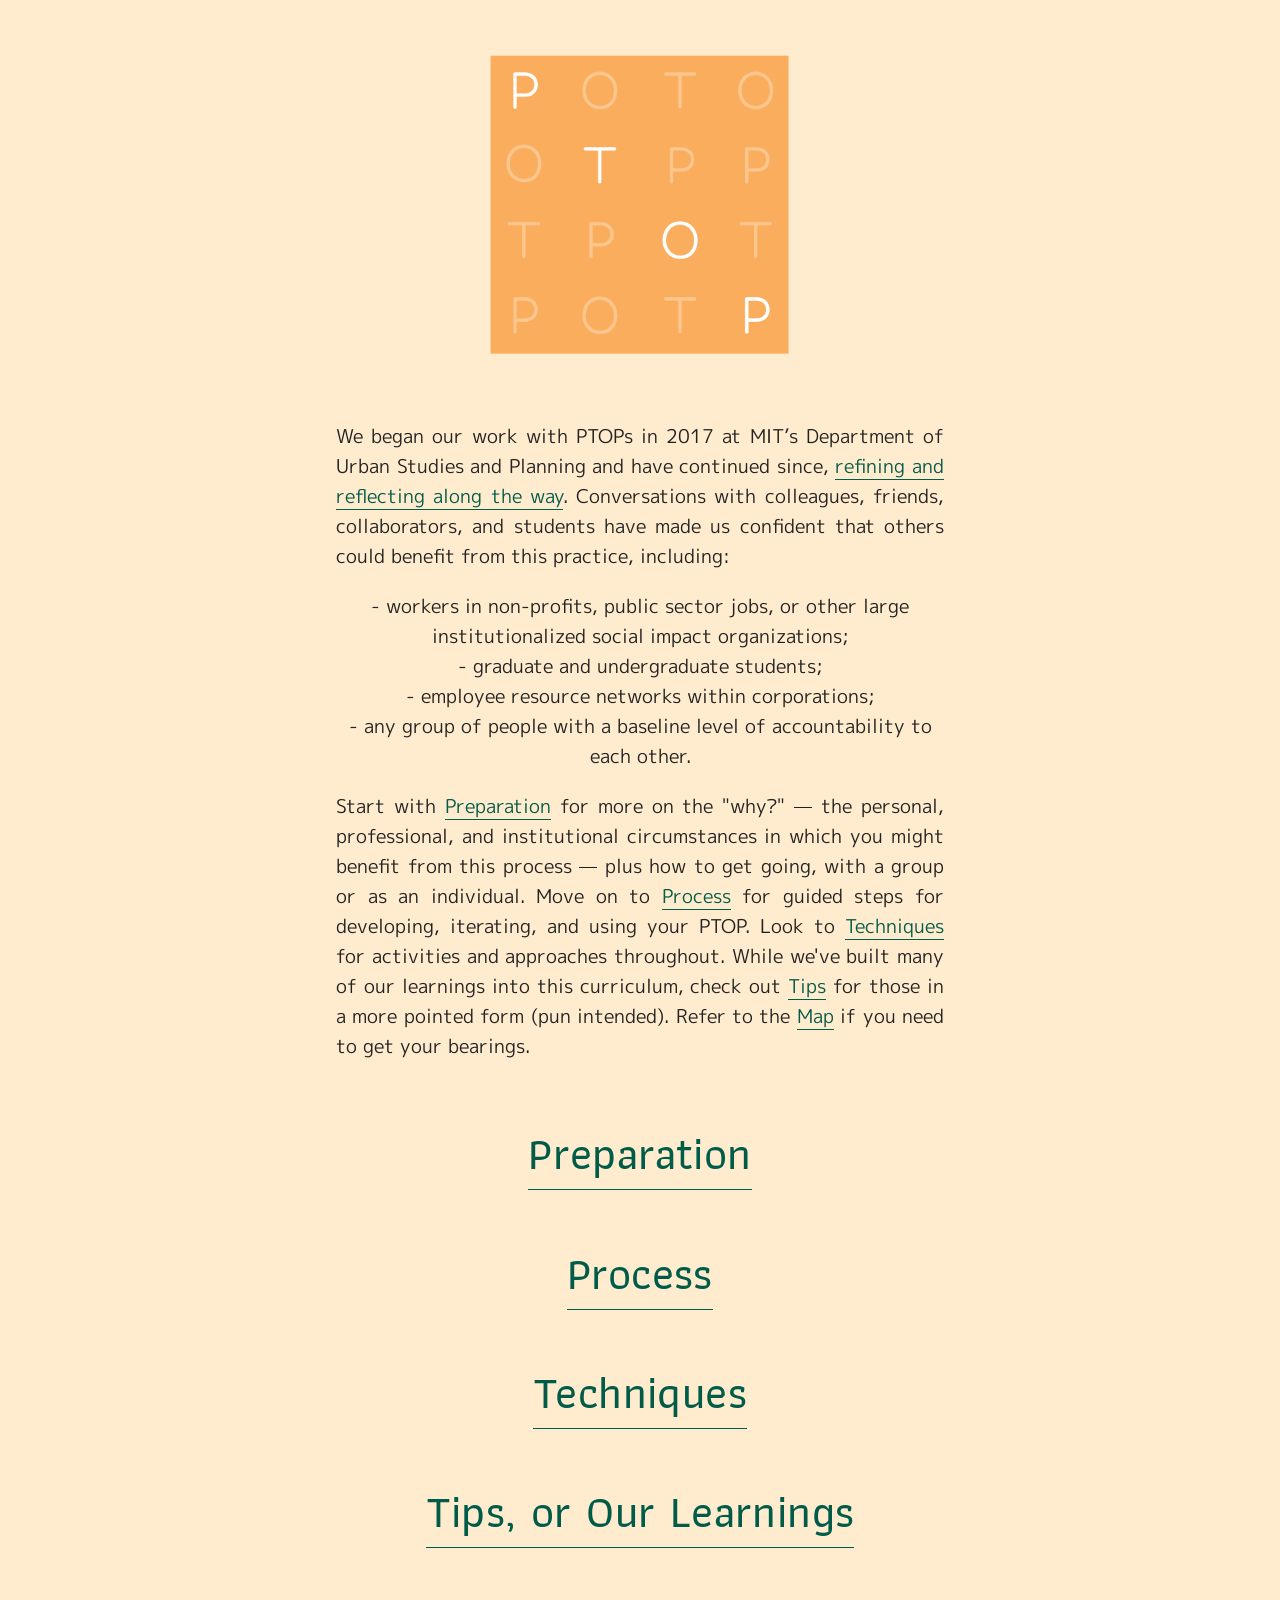
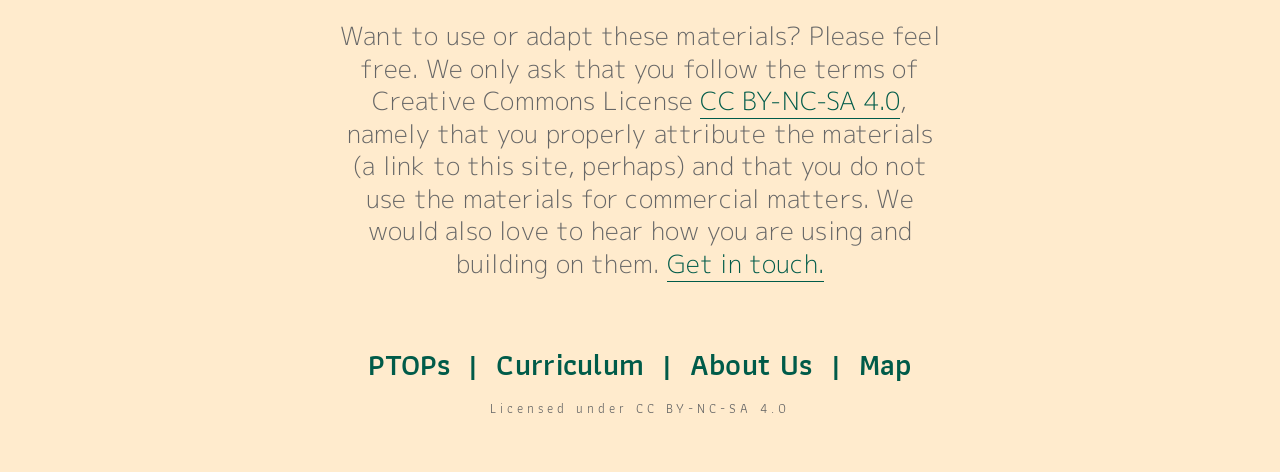
<file: curriculum.html>
<!DOCTYPE html>
<html lang="en">
<head>

    <meta http-equiv="Content-Type" content="text/html; charset=UTF-8">
    <link rel="stylesheet" href="style.css">

    <title>Curriculum</title>
    <link rel="shortcut icon" type="image/x-icon" href="favicon.ico">


    <link rel="next" title="About" href="about.html">
</head>

<body>

<div id="container">

  <div id="content">
    <p><a href="index.html" style="border-style: none none none none;"><img class="wp-image-162 alignnone" alt="PTOP Logo" class="center" src="PTOPLogo1.png" width="375" height="375"></a></p>

    <p class="text">We began our work with PTOPs in 2017 at MIT’s Department of Urban Studies and Planning and have continued since, <a href="tips.html">refining and reflecting along the way</a>. Conversations with colleagues, friends, collaborators, and students have made us confident that others could benefit from this practice, including:</p>
    <p class="text" style="text-align: center;">- workers in non-profits, public sector jobs, or other large institutionalized social impact organizations;<br>- graduate and undergraduate students;</br>- employee resource networks within corporations;<br>- any group of people with a baseline level of accountability to each other.</p>
    <p class="text">Start with <a href="preparation.html">Preparation</a> for more on the "why?" — the personal, professional, and institutional circumstances in which you might benefit from this process — plus how to get going, with a group or as an individual. Move on to <a href="process.html">Process</a> for guided steps for developing, iterating, and using your PTOP. Look to <a href="techniques.html" target="_blank">Techniques</a> for activities and approaches throughout. While we've built many of our learnings into this curriculum, check out <a href="tips.html">Tips</a> for those in a more pointed form (pun intended). Refer to the <a href="map.html">Map</a> if you need to get your bearings.</p>

<h2><a href="preparation.html">Preparation</a></h2>

<h2><a href="process.html">Process</a></h2>

<h2><a href="techniques.html">Techniques</a></h2>

<h2><a href="tips.html">Tips, or Our Learnings</a></h2>

<br><br>

<h6>Want to use or adapt these materials? Please feel free. We only ask that you follow the terms of Creative Commons License <a href="https://creativecommons.org/licenses/by-nc-sa/4.0/" target="_blank">CC BY-NC-SA 4.0</a>, namely that you properly attribute the materials (a link to this site, perhaps) and that you do not use the materials for commercial matters. We would also love to hear how you are using and building on them. <a href="about.html#contact">Get in touch.</a></h6>
</div>

<h3><a title="Home" href="index.html">PTOPs</a> &nbsp;|&nbsp; <a title="Curriculum" href="curriculum.html">Curriculum</a> &nbsp;|&nbsp;
        <a title="About" href="about.html">About Us</a> &nbsp;|&nbsp; <a title="Map" href="map.html">Map</a></h3></div>

<div id="footer">

<p>
Licensed under <a href="https://creativecommons.org/licenses/by-nc-sa/4.0/" target="_blank">CC BY-NC-SA 4.0</a></p>
</div>




</body></html>
</file>
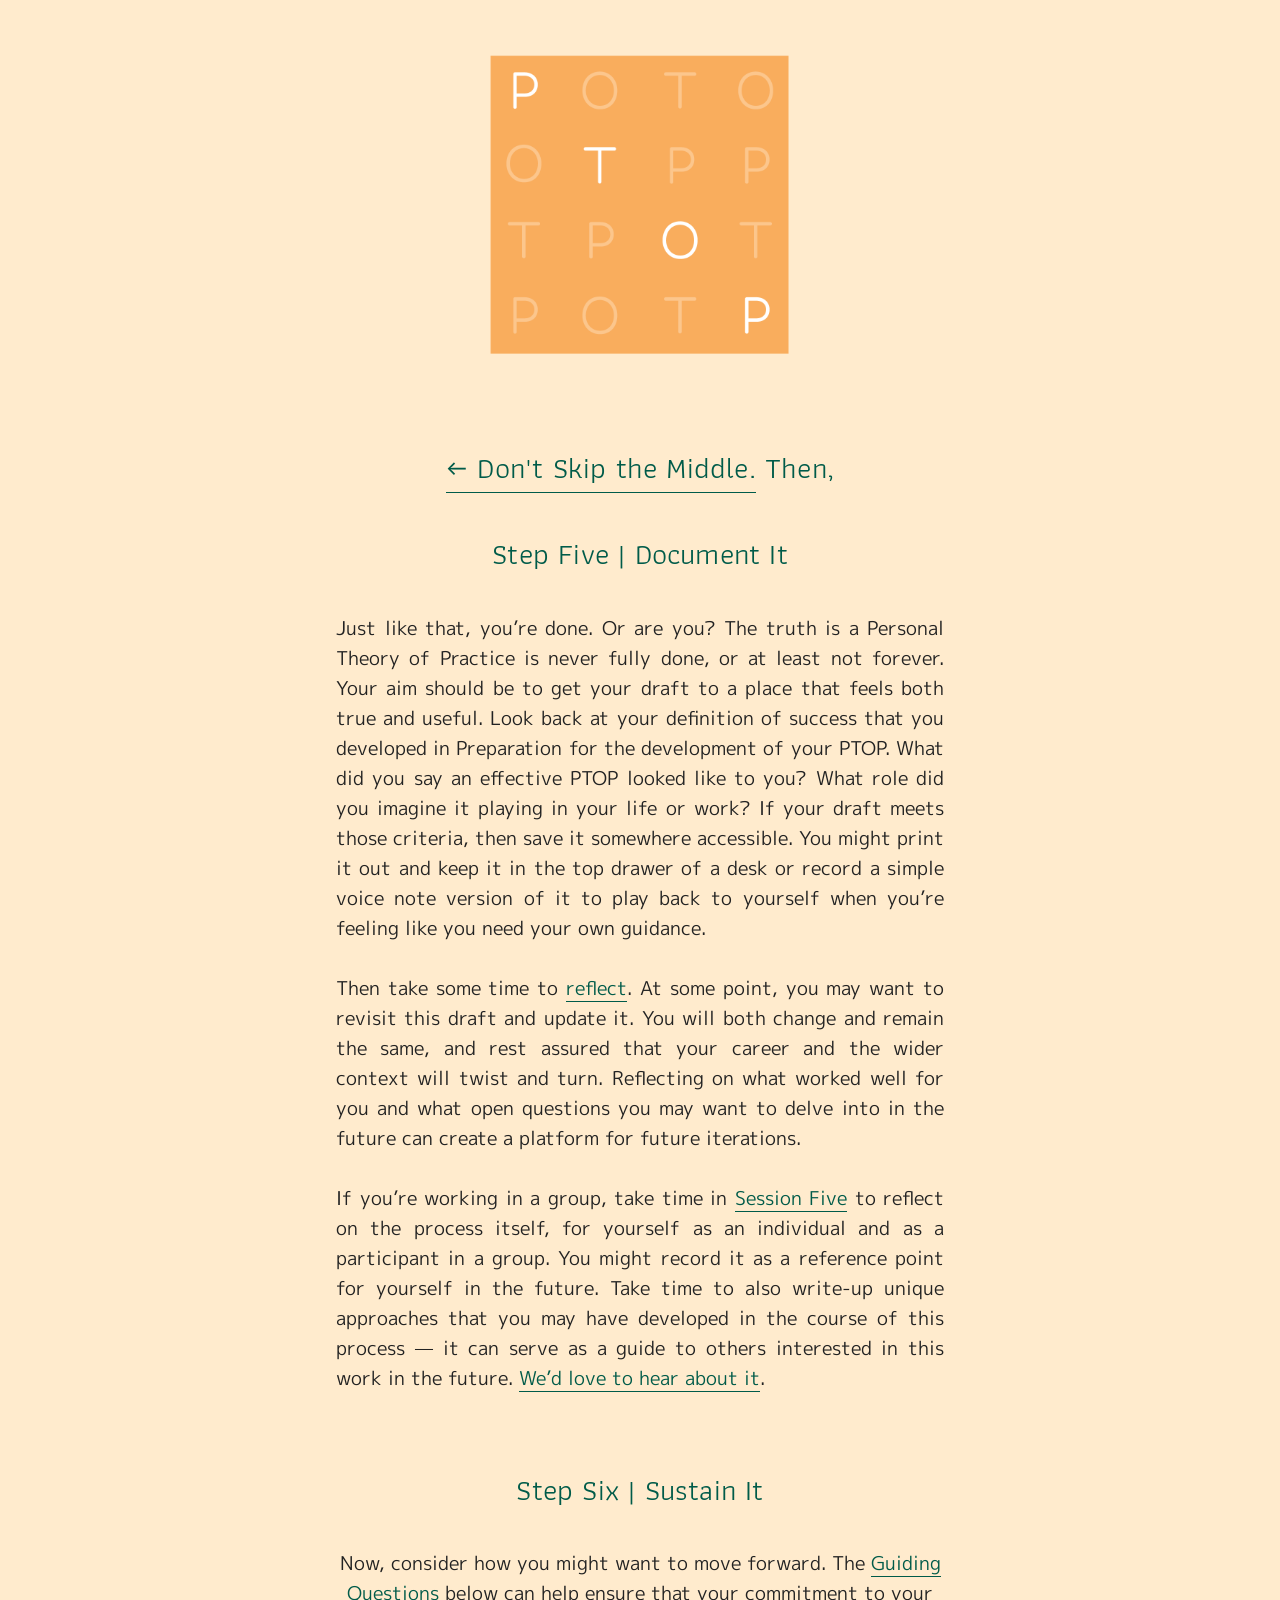
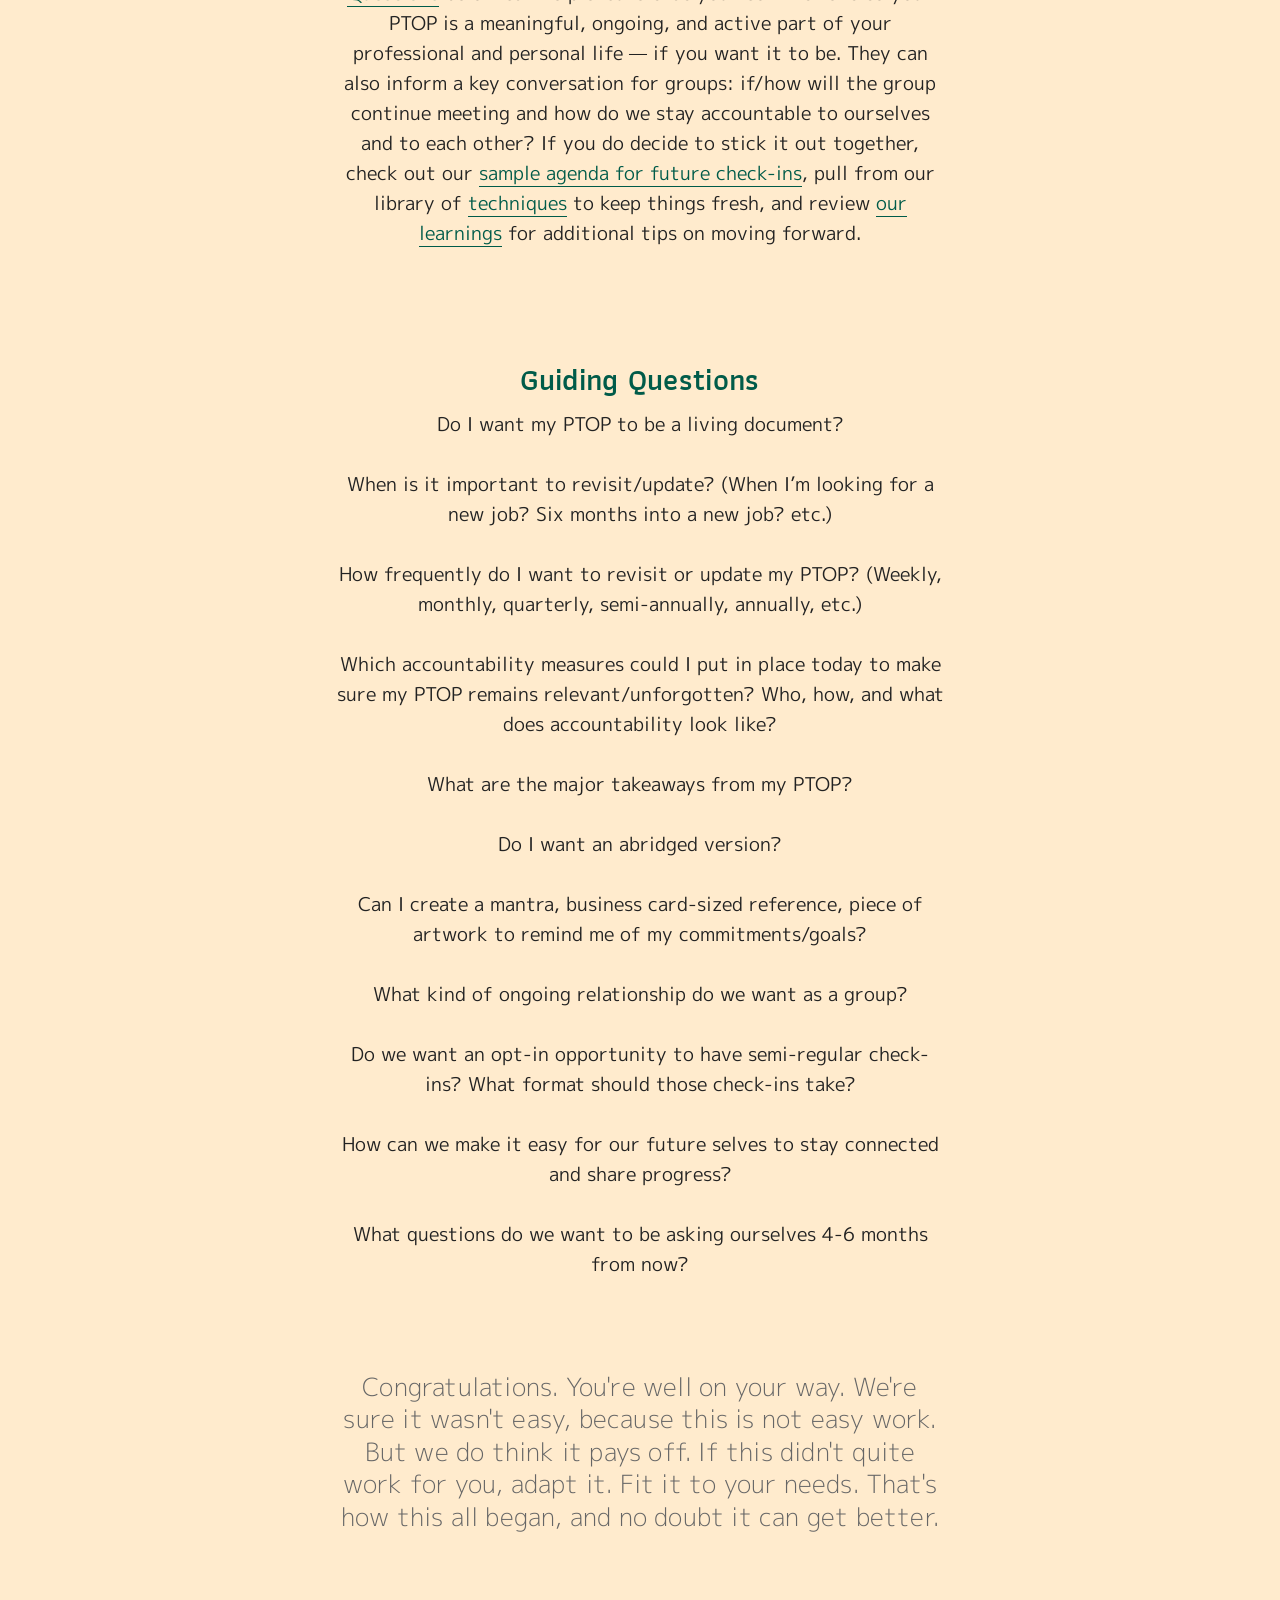
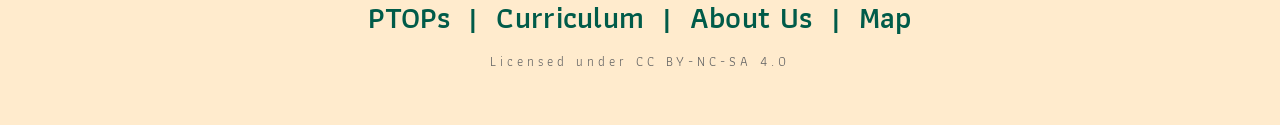
<file: endandongoing.html>
<!DOCTYPE html>
<html lang="en">
<head>

    <meta http-equiv="Content-Type" content="text/html; charset=UTF-8">
    <link rel="stylesheet" href="style.css">

    <title>Preparation</title>
    <link rel="shortcut icon" type="image/x-icon" href="favicon.ico">


    <link rel="next" title="About" href="about.html">
</head>

<body>

<div id="container">

  <div id="content">
    <p><a href="index.html" style="border-style: none none none none;"><img class="wp-image-162 alignnone" alt="PTOP Logo" class="center" src="PTOPLogo1.png" width="375" height="375"></a></p>

<h4><a href="middle.html">&larr; Don't Skip the Middle.</a> Then,</h4>
    <h4>Step Five | Document It</h4>

    <p class="text">Just like that, you’re done. Or are you? The truth is a Personal Theory of Practice is never fully done, or at least not forever. Your aim should be to get your draft to a place that feels both true and useful. Look back at your definition of success that you developed in Preparation for the development of your PTOP. What did you say an effective PTOP looked like to you? What role did you imagine it playing in your life or work? If your draft meets those criteria, then save it somewhere accessible. You might print it out and keep it in the top drawer of a desk or record a simple voice note version of it to play back to yourself when you’re feeling like you need your own guidance.<br><br>

Then take some time to <a href="tips.html">reflect</a>. At some point, you may want to revisit this draft and update it. You will both change and remain the same, and rest assured that your career and the wider context will twist and turn. Reflecting on what worked well for you and what open questions you may want to delve into in the future can create a platform for future iterations.<br><br>

If you’re working in a group, take time in <a href="agendas.html#five">Session Five</a> to reflect on the process itself, for yourself as an individual and as a participant in a group. You might record it as a reference point for yourself in the future. Take time to also write-up unique approaches that you may have developed in the course of this process — it can serve as a guide to others interested in this work in the future. <a href="about.html#contact">We’d love to hear about it</a>.<br><br>

<h4>Step Six | Sustain It</h4>


Now, consider how you might want to move forward. The <a href="#guidingquestions">Guiding Questions</a> below can help ensure that your commitment to your PTOP is a meaningful, ongoing, and active part of your professional and personal life — if you want it to be. They can also inform a key conversation for groups: if/how will the group continue meeting and how do we stay accountable to ourselves and to each other? If you do decide to stick it out together, check out our <a href="agendas.html#ongoing">sample agenda for future check-ins</a>, pull from our library of <a href="techniques.html">techniques</a> to keep things fresh, and review <a href="tips.html">our learnings</a> for additional tips on moving forward.</p><br><br>



<h3>Guiding Questions</h3><a name="guidingquestions"></a>

    <p class="text" style="text-align: center;">Do I want my PTOP to be a living document?<br><br>
When is it important to revisit/update? (When I’m looking for a new job? Six months into a new job? etc.)<br><br>
How frequently do I want to revisit or update my PTOP? (Weekly, monthly, quarterly, semi-annually, annually, etc.)<br><br>
Which accountability measures could I put in place today to make sure my PTOP remains relevant/unforgotten? Who, how, and what does accountability look like?<br><br>
What are the major takeaways from my PTOP? <br><br>
Do I want an abridged version?<br><br>
Can I create a mantra, business card-sized reference, piece of artwork to remind me of my commitments/goals?<br><br>
What kind of ongoing relationship do we want as a group?<br><br>
Do we want an opt-in opportunity to have semi-regular check-ins? What format should those check-ins take?<br><br>
How can we make it easy for our future selves to stay connected and share progress?<br><br>
What questions do we want to be asking ourselves 4-6 months from now?
</p><br><br>


<h6>Congratulations. You're well on your way. We're sure it wasn't easy, because this is not easy work. But we do think it pays off. If this didn't quite work for you, adapt it. Fit it to your needs. That's how this all began, and no doubt it can get better.</h6>


</div>

<h3><a title="Home" href="index.html">PTOPs</a> &nbsp;|&nbsp; <a title="Curriculum" href="curriculum.html">Curriculum</a> &nbsp;|&nbsp;
        <a title="About" href="about.html">About Us</a> &nbsp;|&nbsp; <a title="Map" href="map.html">Map</a></h3></div>

<div id="footer">

<p>
Licensed under <a href="https://creativecommons.org/licenses/by-nc-sa/4.0/" target="_blank">CC BY-NC-SA 4.0</a></p>
</div>




</body></html>
</file>
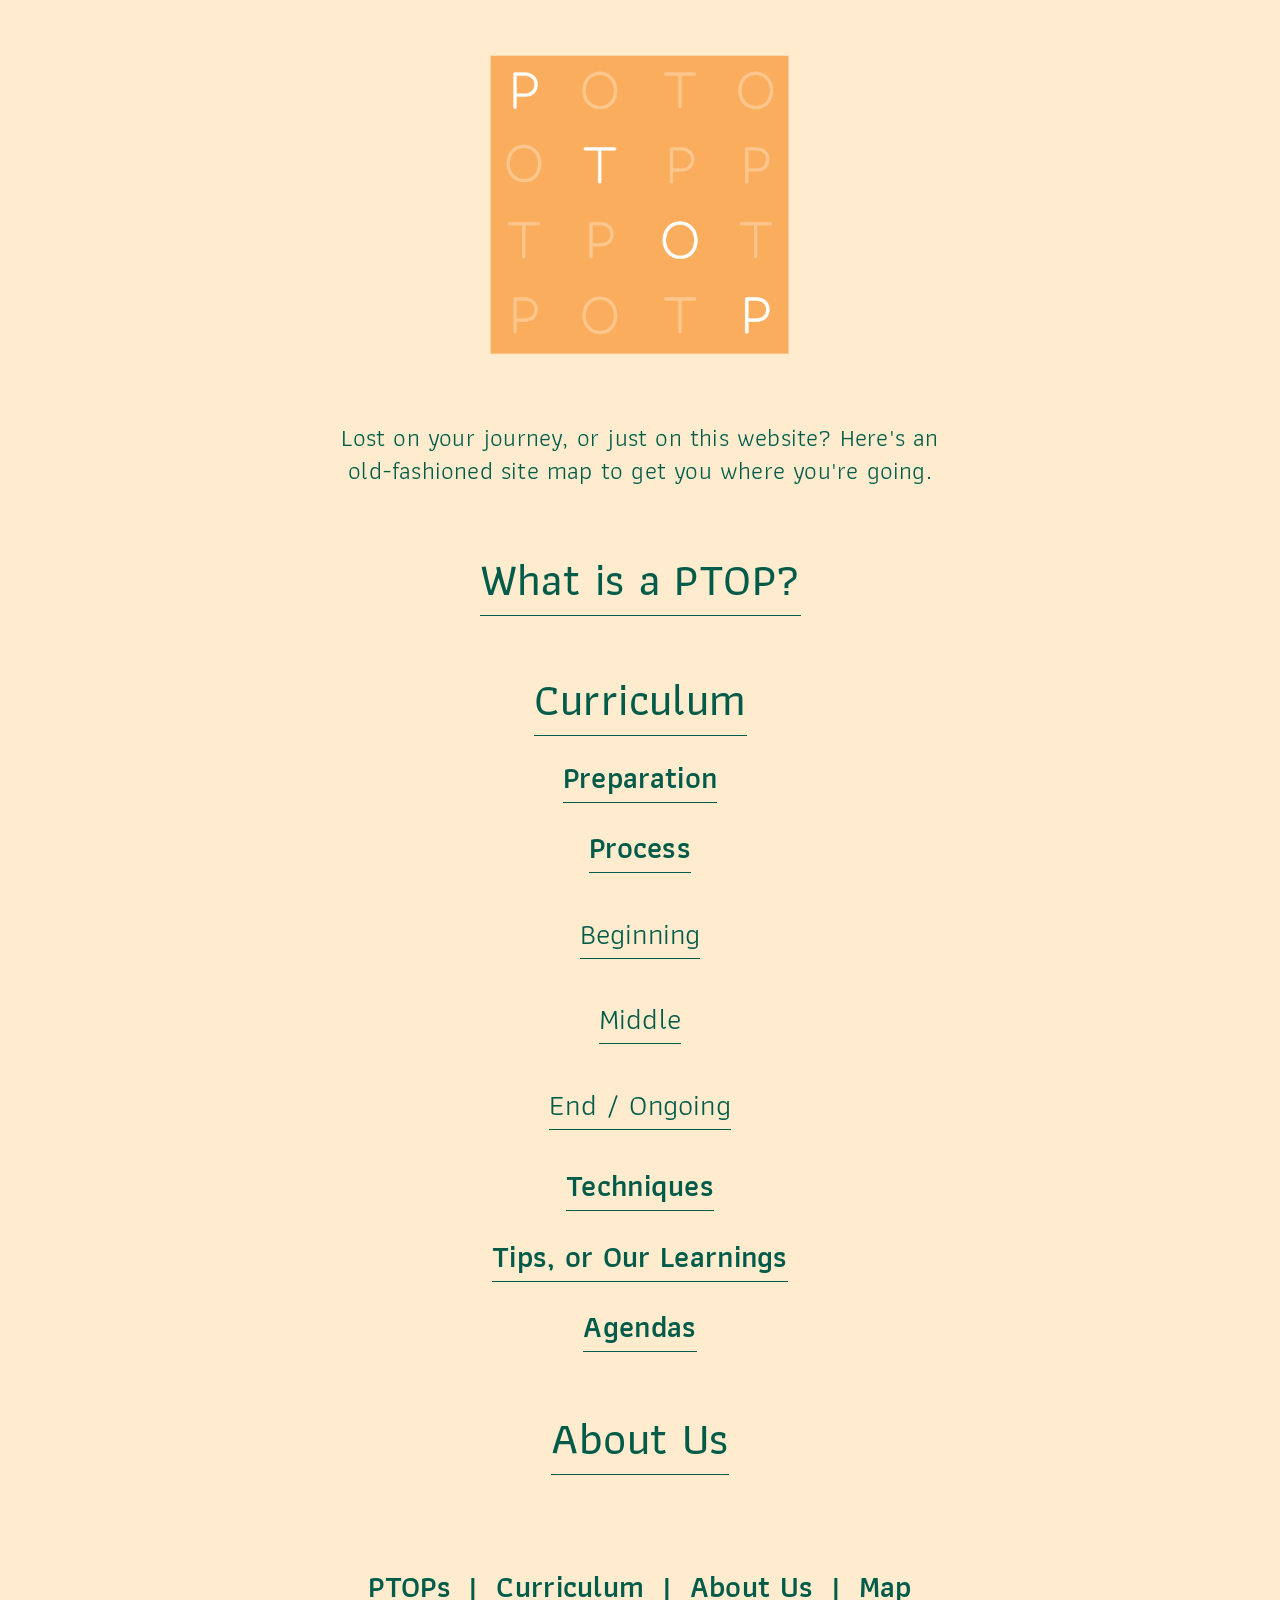
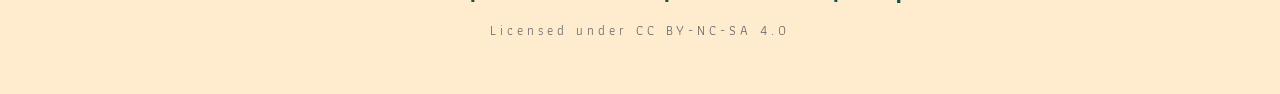
<file: map.html>
<!DOCTYPE html>
<html lang="en">
<head>

    <meta http-equiv="Content-Type" content="text/html; charset=UTF-8">
    <link rel="stylesheet" href="style.css">

    <title>Map</title>
    <link rel="shortcut icon" type="image/x-icon" href="favicon.ico">


    <link rel="next" title="About" href="about.html">
</head>

<body>

<div id="container">

  <div id="content">
    <p><a href="index.html" style="border-style: none none none none;"><img class="wp-image-162 alignnone" alt="PTOP Logo" class="center" src="PTOPLogo1.png" width="375" height="375"></a></p>

    <h7>Lost on your journey, or just on this website? Here's an old-fashioned site map to get you where you're going.</h7></p>


<h2><a href="index.html">What is a PTOP?</a></h2>

<h2><a href="curriculum.html">Curriculum</a></h2>

<h3><a href="preparation.html">Preparation</a></h2>

<h3><a href="process.html">Process</a></h2>

  <h4><a href="beginning.html">Beginning</a></h2>

  <h4><a href="middle.html">Middle</a></h2>

  <h4><a href="endandongoing.html">End / Ongoing</a></h2>

<h3><a href="techniques.html">Techniques</a></h2>

<h3><a href="tips.html">Tips, or Our Learnings</a></h2>

<h3><a href="agendas.html">Agendas</a></h2>

<h2><a href="about.html">About Us</a></h2>



<br><br>

</div>

<h3><a title="Home" href="index.html">PTOPs</a> &nbsp;|&nbsp; <a title="Curriculum" href="curriculum.html">Curriculum</a> &nbsp;|&nbsp;
        <a title="About" href="about.html">About Us</a> &nbsp;|&nbsp; <a title="Map" href="map.html">Map</a></h3></div>

<div id="footer">

<p>
Licensed under <a href="https://creativecommons.org/licenses/by-nc-sa/4.0/" target="_blank">CC BY-NC-SA 4.0</a></p>
</div>




</body></html>
</file>
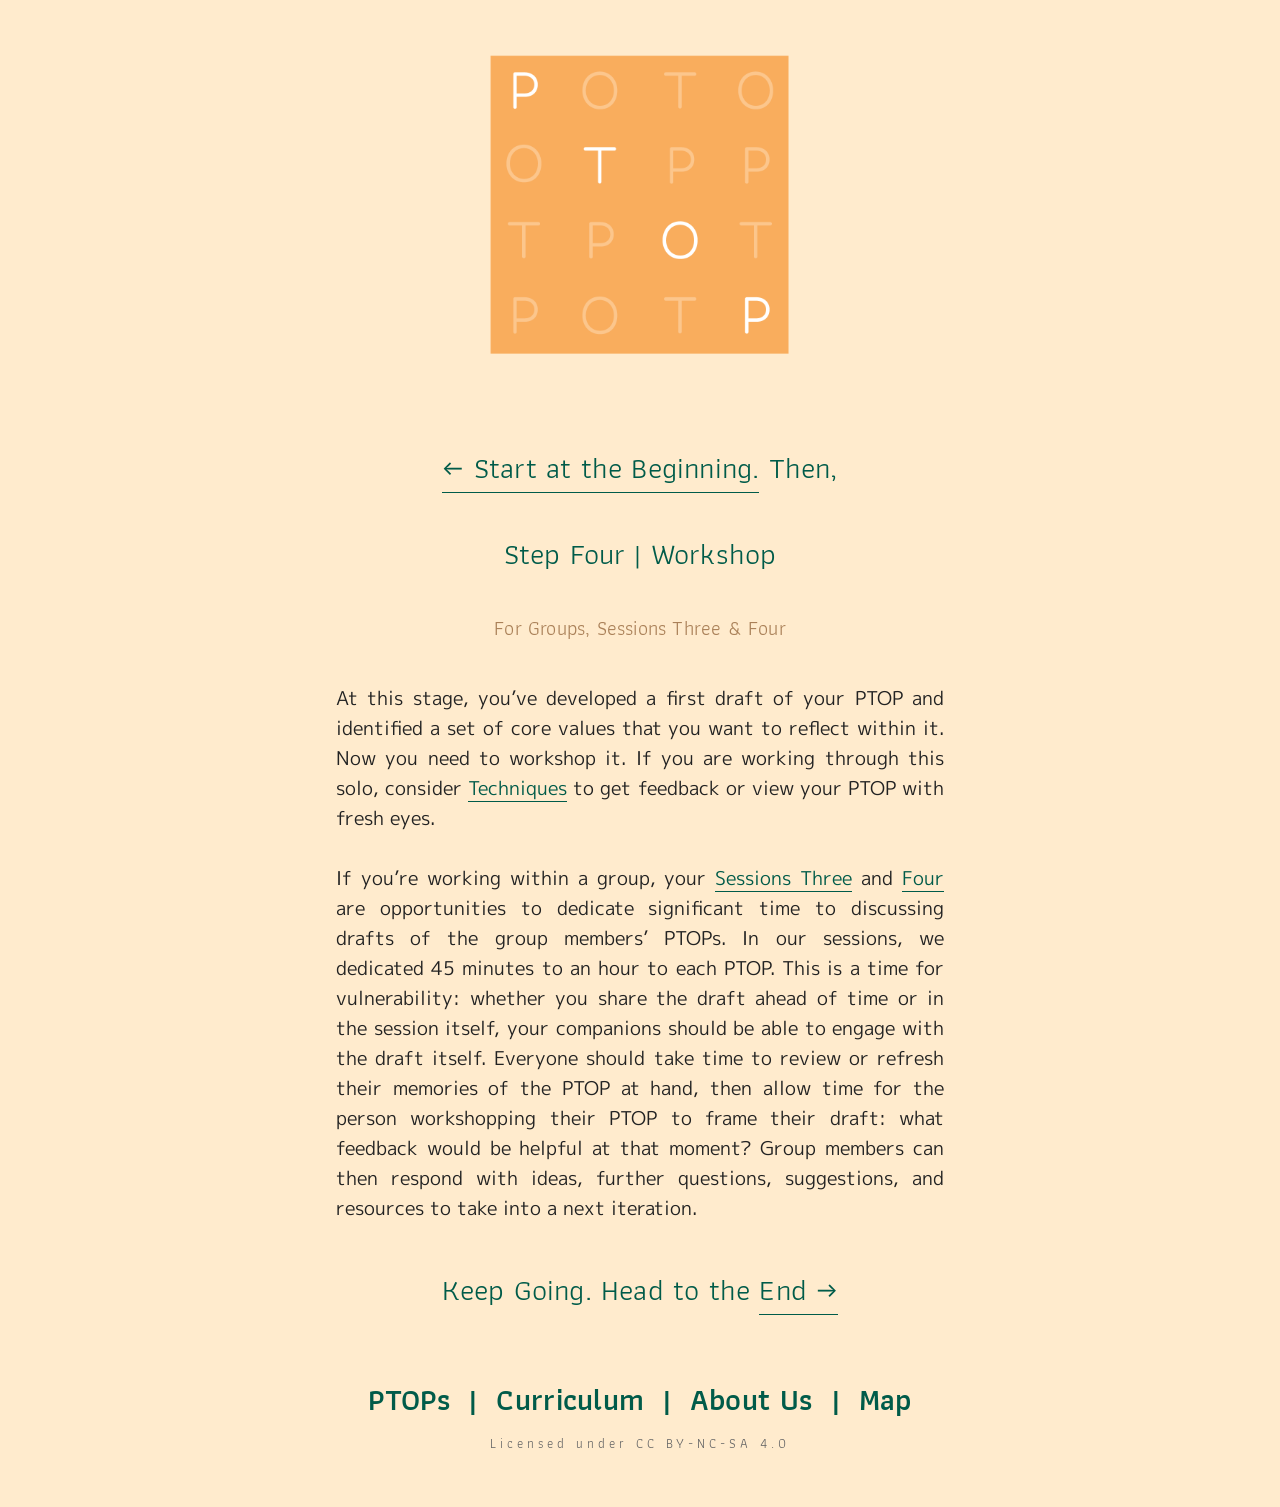
<file: middle.html>
<!DOCTYPE html>
<html lang="en">
<head>

    <meta http-equiv="Content-Type" content="text/html; charset=UTF-8">
    <link rel="stylesheet" href="style.css">

    <title>Preparation</title>
    <link rel="shortcut icon" type="image/x-icon" href="favicon.ico">


    <link rel="next" title="About" href="about.html">
</head>

<body>

<div id="container">

  <div id="content">
    <p><a href="index.html" style="border-style: none none none none;"><img class="wp-image-162 alignnone" alt="PTOP Logo" class="center" src="PTOPLogo1.png" width="375" height="375"></a></p>

  <h4><a href="beginning.html">&larr; Start at the Beginning.</a> Then,</h4>

    <h4>Step Four | Workshop</h4>
    <h8>For Groups, Sessions Three & Four</h8><br><br>


    <p class="text">At this stage, you’ve developed a first draft of your PTOP and identified a set of core values that you want to reflect within it. Now you need to workshop it. If you are working through this solo, consider <a href="techniques.html">Techniques</a> to get feedback or view your PTOP with fresh eyes.<br><br>

If you’re working within a group, your <a href="agendas.html#three">Sessions Three</a> and <a href="agendas.html#four">Four</a> are opportunities to dedicate significant time to discussing drafts of the group members’ PTOPs. In our sessions, we dedicated 45 minutes to an hour to each PTOP. This is a time for vulnerability: whether you share the draft ahead of time or in the session itself, your companions should be able to engage with the draft itself. Everyone should take time to review or refresh their memories of the PTOP at hand, then allow time for the person workshopping their PTOP to frame their draft: what feedback would be helpful at that moment? Group members can then respond with ideas, further questions, suggestions, and resources to take into a next iteration.</p>

<h4>Keep Going. Head to the <a href="endandongoing.html">End &rarr;</a></h4>


</div>

<h3><a title="Home" href="index.html">PTOPs</a> &nbsp;|&nbsp; <a title="Curriculum" href="curriculum.html">Curriculum</a> &nbsp;|&nbsp;
        <a title="About" href="about.html">About Us</a> &nbsp;|&nbsp; <a title="Map" href="map.html">Map</a></h3></div>

<div id="footer">

<p>
Licensed under <a href="https://creativecommons.org/licenses/by-nc-sa/4.0/" target="_blank">CC BY-NC-SA 4.0</a></p>
</div>




</body></html>
</file>
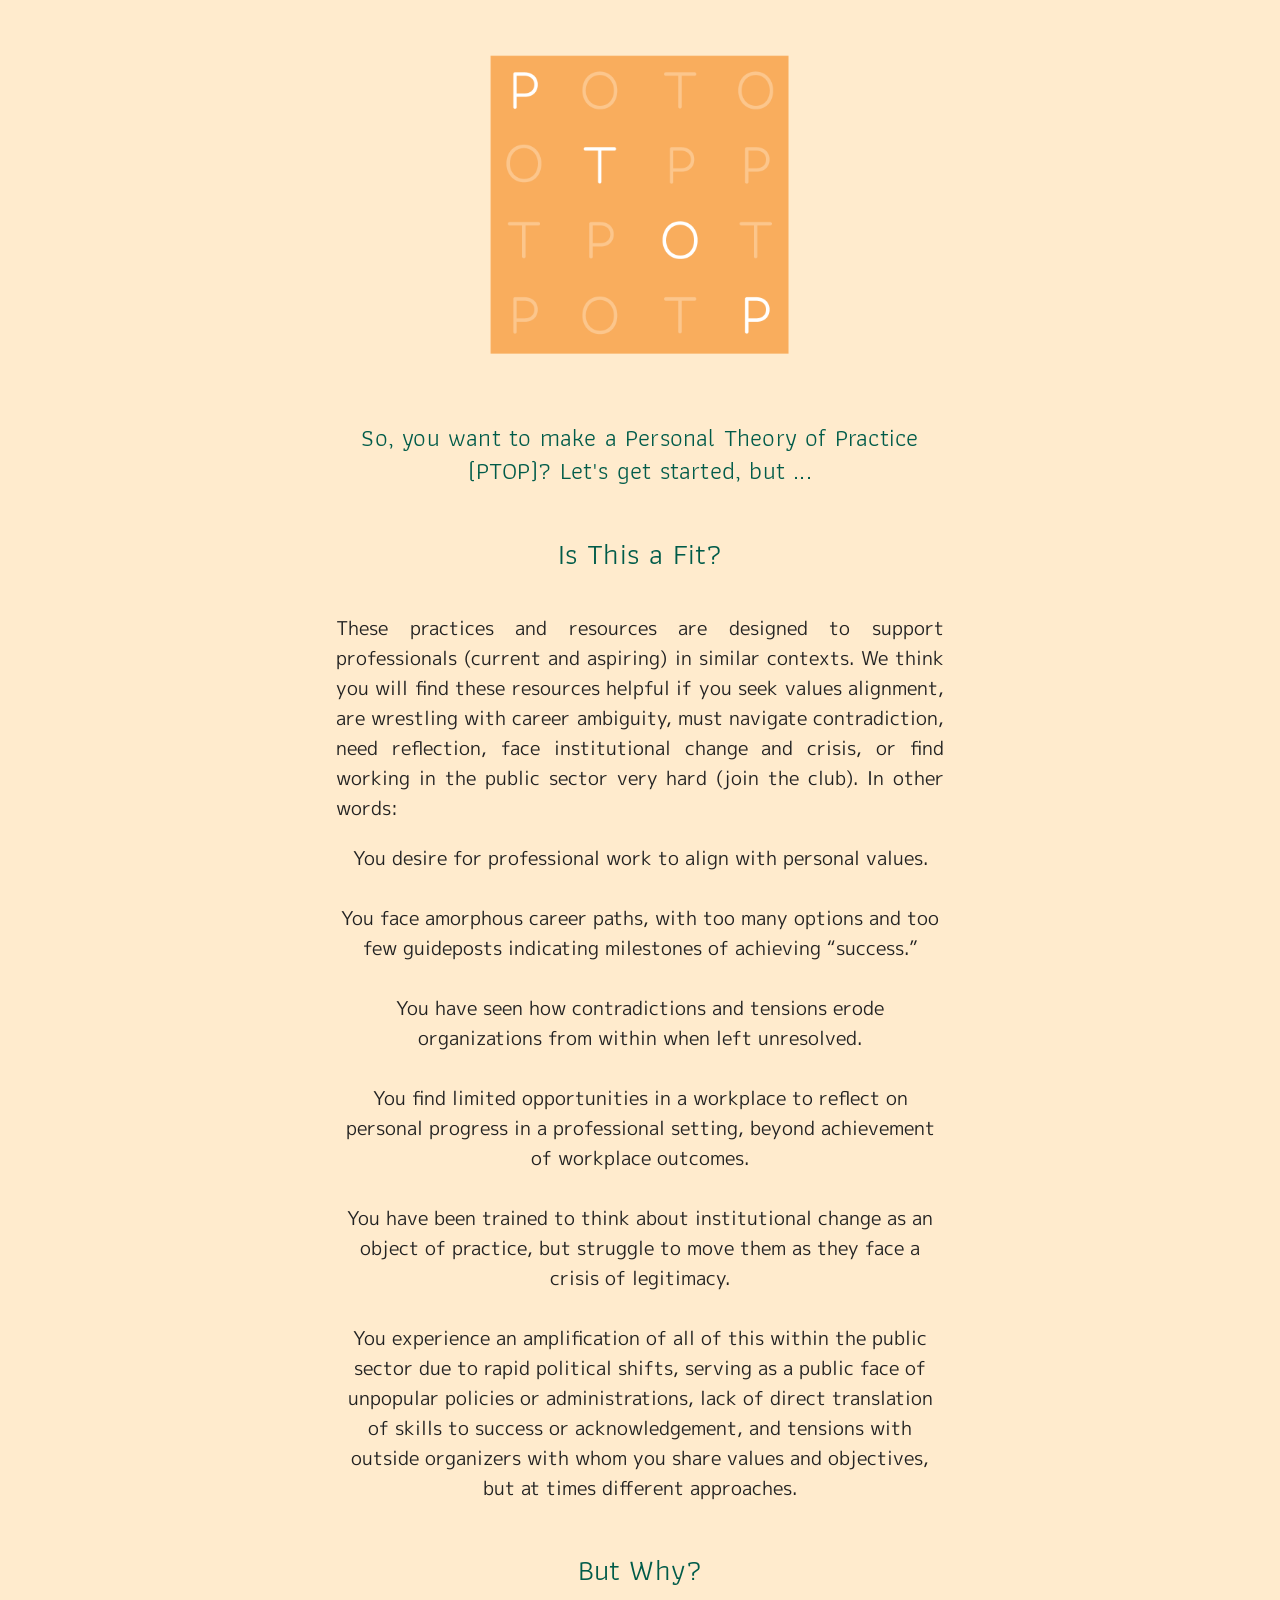
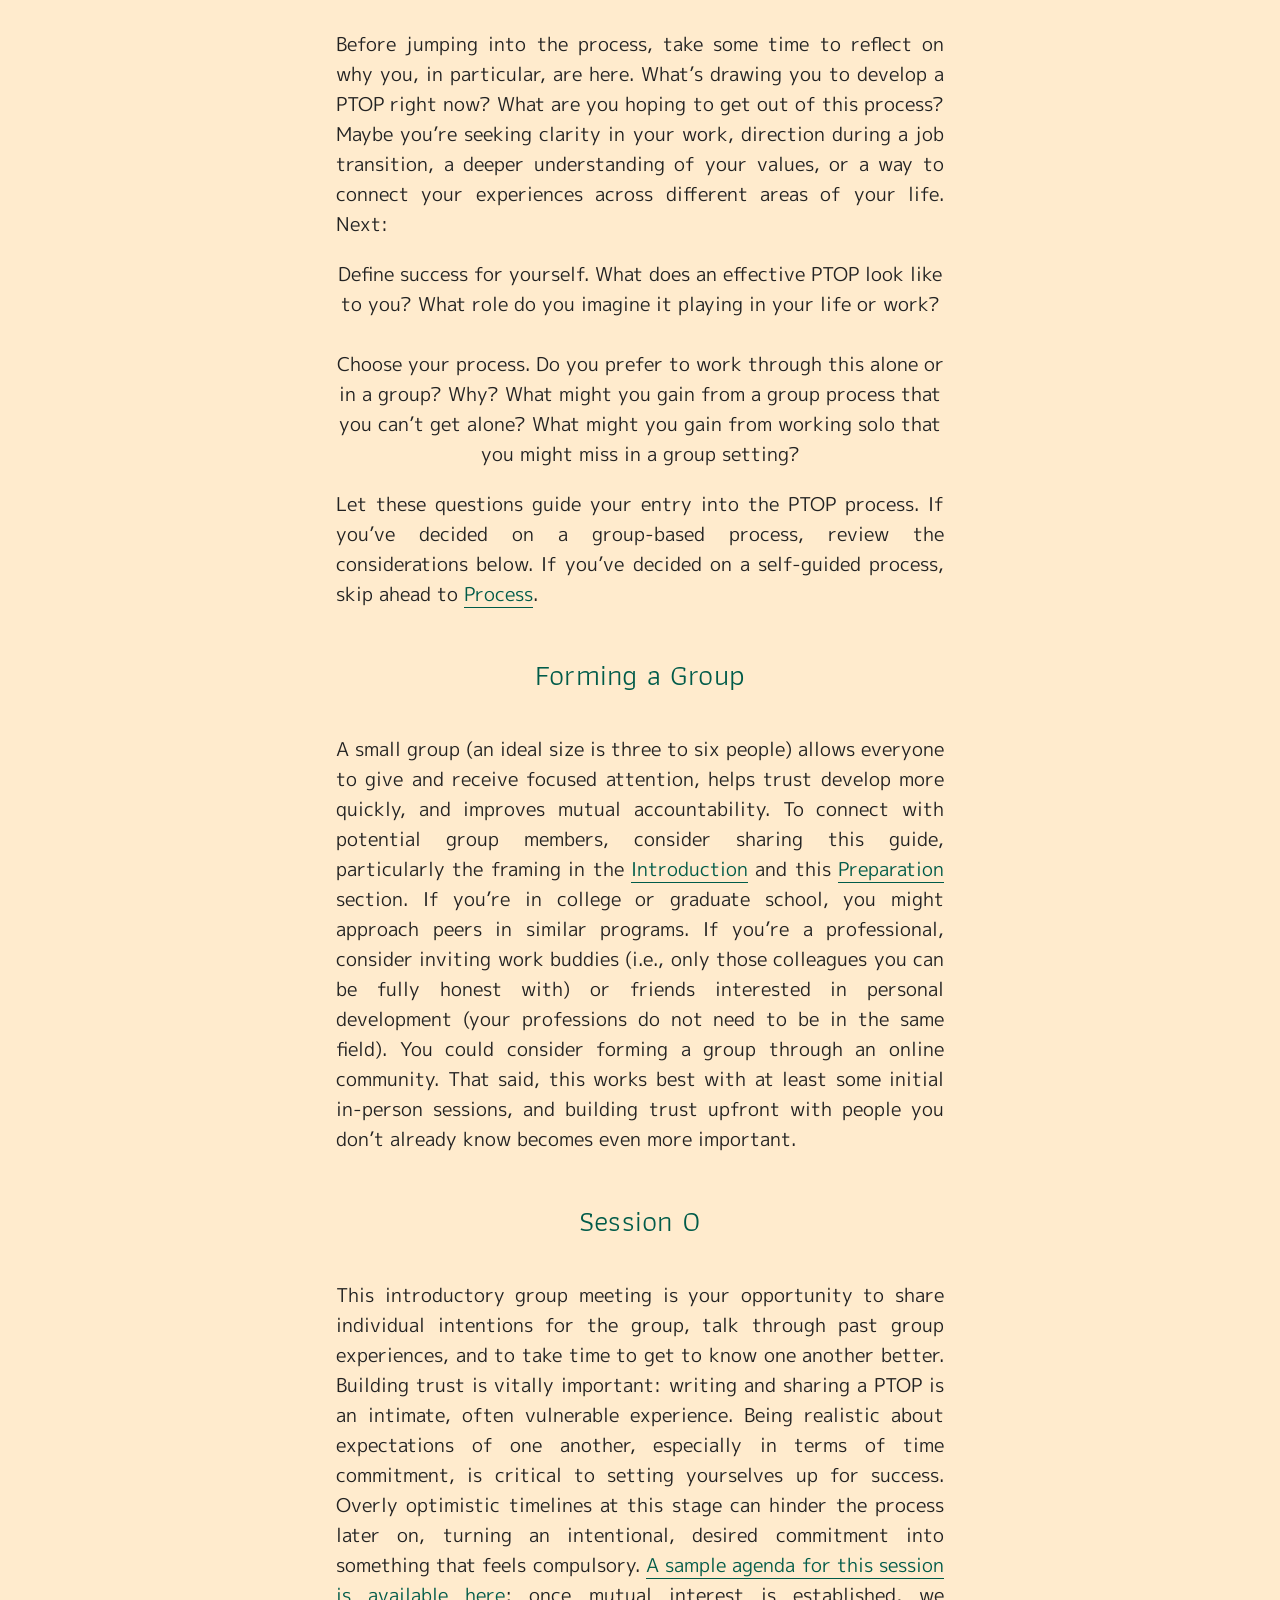
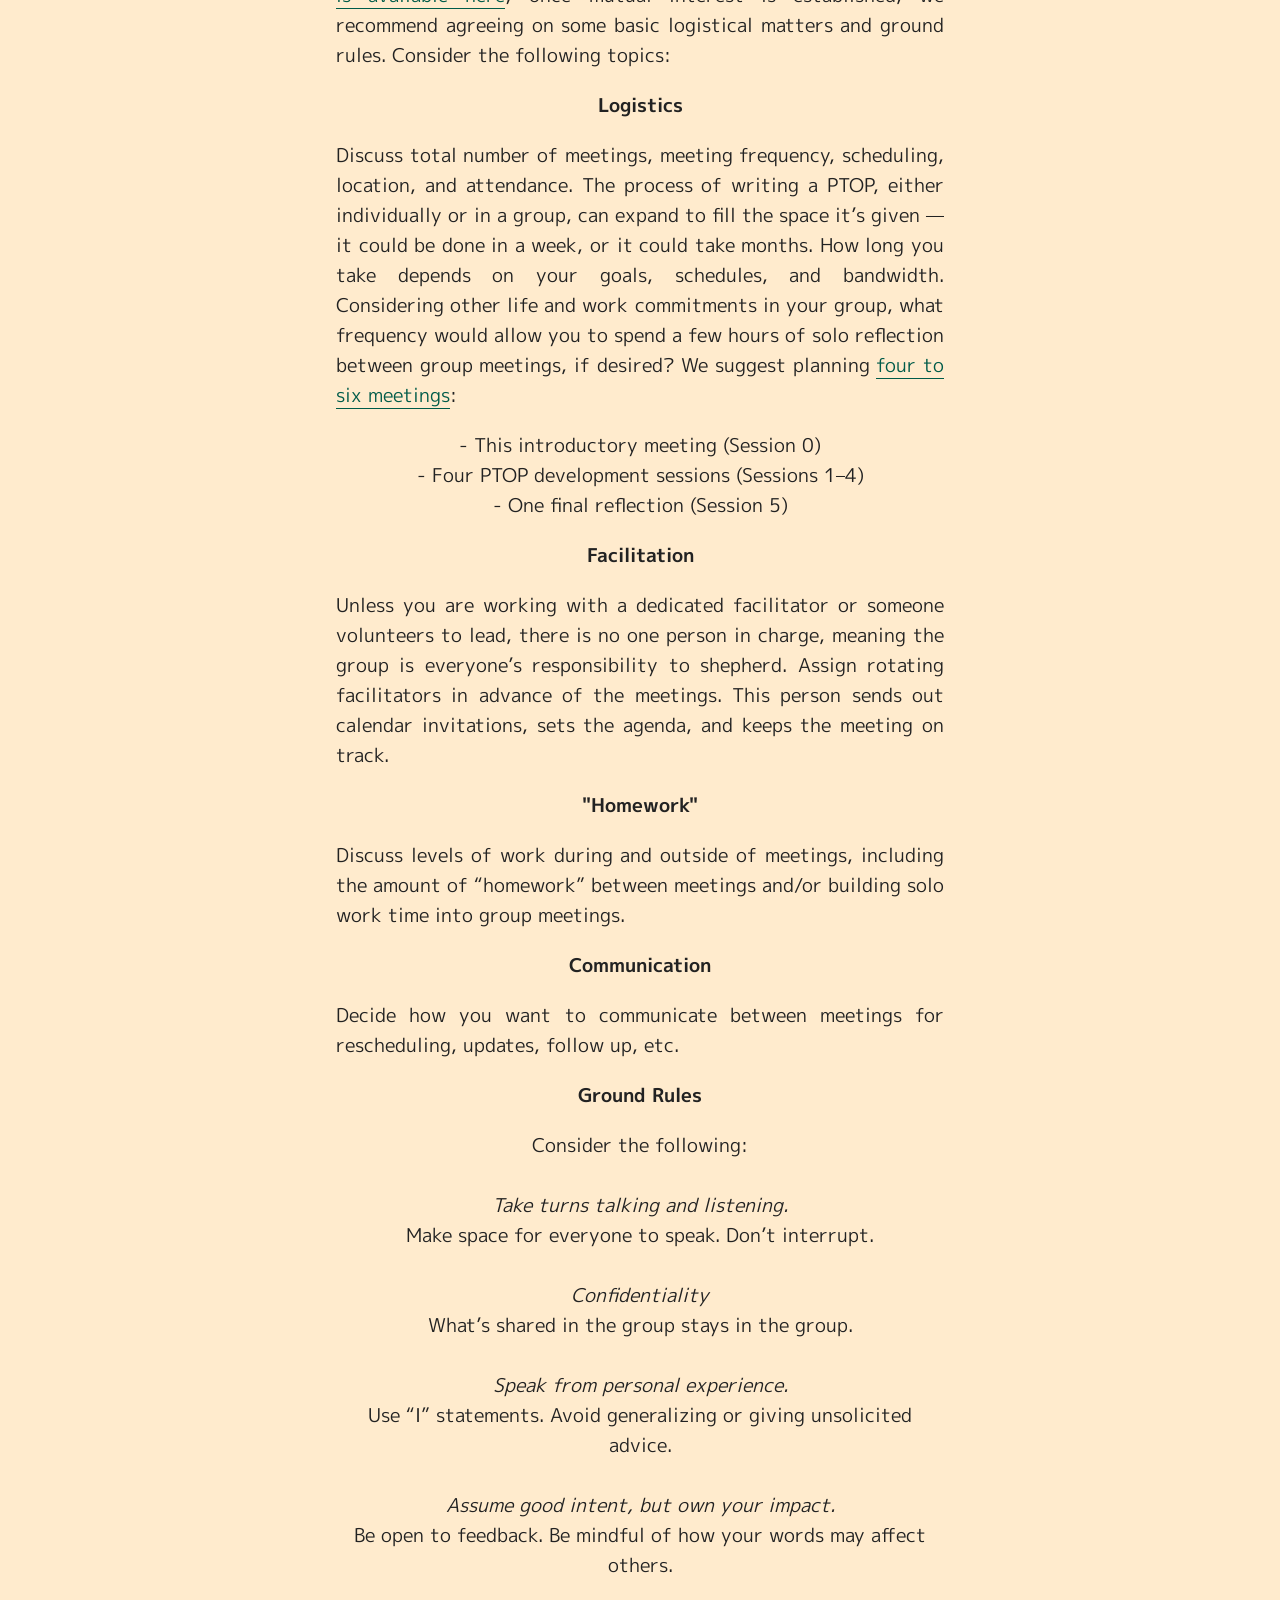
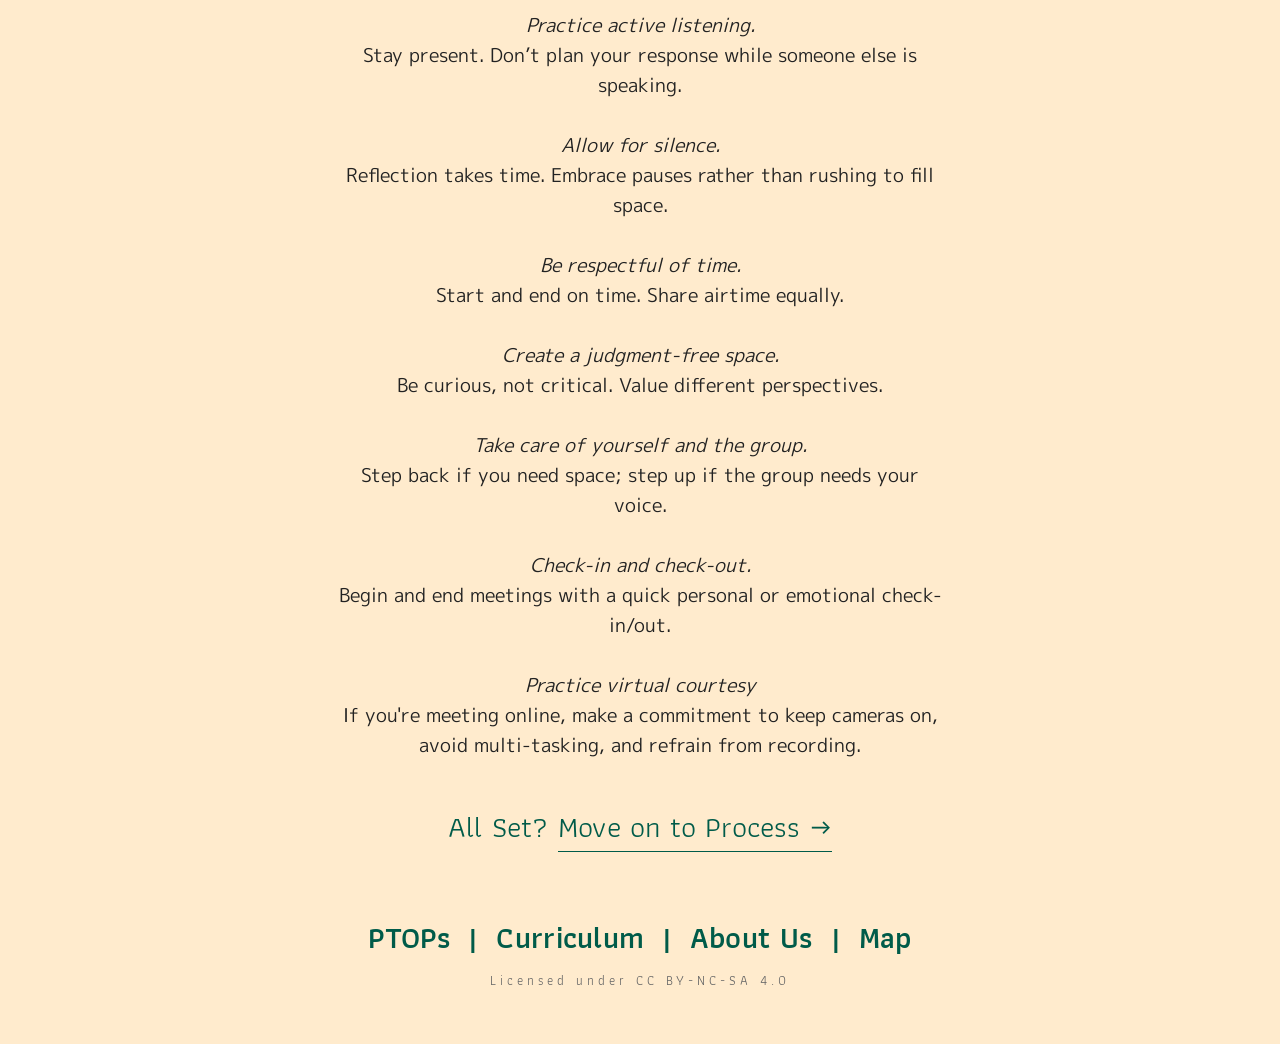
<file: preparation.html>
<!DOCTYPE html>
<html lang="en">
<head>

    <meta http-equiv="Content-Type" content="text/html; charset=UTF-8">
    <link rel="stylesheet" href="style.css">

    <title>Preparation</title>
    <link rel="shortcut icon" type="image/x-icon" href="favicon.ico">


    <link rel="next" title="About" href="about.html">
</head>

<body>

<div id="container">

  <div id="content">
    <p><a href="index.html" style="border-style: none none none none;"><img class="wp-image-162 alignnone" alt="PTOP Logo" class="center" src="PTOPLogo1.png" width="375" height="375"></a></p>

    <h7>So, you want to make a Personal Theory of Practice (PTOP)? Let's get started, but ...</h7>

    <h4>Is This a Fit?</h4>

    <p class="text">These practices and resources are designed to support professionals (current and aspiring) in similar contexts. We think you will find these resources helpful if you seek values alignment, are wrestling with career ambiguity, must navigate contradiction, need reflection, face institutional change and crisis, or find working in the public sector very hard (join the club). In other words:</p>
    <p class="text" style="text-align: center;">You desire for professional work to align with personal values.<br><br>You face amorphous career paths, with too many options and too few guideposts indicating milestones of achieving “success.”<br></br>You have seen how contradictions and tensions erode organizations from within when left unresolved.<br><br>You find limited opportunities in a workplace to reflect on personal progress in a professional setting, beyond achievement of workplace outcomes.<br><br>You have been trained to think about institutional change as an object of practice, but struggle to move them as they face a crisis of legitimacy.<br><br>You experience an amplification of all of this within the public sector due to rapid political shifts, serving as a public face of unpopular policies or administrations, lack of direct translation of skills to success or acknowledgement, and tensions with outside organizers with whom you share values and objectives, but at times different approaches.</p>

    <h4>But Why?</h4>
    <p class="text">Before jumping into the process, take some time to reflect on why you, in particular, are here. What’s drawing you to develop a PTOP right now? What are you hoping to get out of this process? Maybe you’re seeking clarity in your work, direction during a job transition, a deeper understanding of your values, or a way to connect your experiences across different areas of your life. Next:</p>
    <p class="text" style="text-align: center;">Define success for yourself. What does an effective PTOP look like to you? What role do you imagine it playing in your life or work?<br><br>Choose your process. Do you prefer to work through this alone or in a group? Why? What might you gain from a group process that you can’t get alone? What might you gain from working solo that you might miss in a group setting?</p>
    <p class="text">Let these questions guide your entry into the PTOP process. If you’ve decided on a group-based process, review the considerations below. If you’ve decided on a self-guided process, skip ahead to <a href="process.html">Process</a>.
</p>

<h4>Forming a Group</h4>
<p class="text">A small group (an ideal size is three to six people) allows everyone to give and receive focused attention, helps trust develop more quickly, and improves mutual accountability. To connect with potential group members, consider sharing this guide, particularly the framing in the <a href="index.html">Introduction</a> and this <a href="preparation.html">Preparation</a> section. If you’re in college or graduate school, you might approach peers in similar programs. If you’re a professional, consider inviting work buddies (i.e., only those colleagues you can be fully honest with) or friends interested in personal development (your professions do not need to be in the same field). You could consider forming a group through an online community. That said, this works best with at least some initial in-person sessions, and building trust upfront with people you don’t already know becomes even more important.
</p>

<h4>Session 0</h4>
<p class="text">This introductory group meeting is your opportunity to share individual intentions for the group, talk through past group experiences, and to take time to get to know one another better. Building trust is vitally important: writing and sharing a PTOP is an intimate, often vulnerable experience. Being realistic about expectations of one another, especially in terms of time commitment, is critical to setting yourselves up for success. Overly optimistic timelines at this stage can hinder the process later on, turning an intentional, desired commitment into something that feels compulsory. <a href="agendas.html">A sample agenda for this session is available here</a>; once mutual interest is established, we recommend agreeing on some basic logistical matters and ground rules. Consider the following topics:
</p>

<p class="text" style="text-align: center;"><b>Logistics</b></p>
<p class="text">Discuss total number of meetings, meeting frequency, scheduling, location, and attendance. The process of writing a PTOP, either individually or in a group, can expand to fill the space it’s given — it could be done in a week, or it could take months. How long you take depends on your goals, schedules, and bandwidth. Considering other life and work commitments in your group, what frequency would allow you to spend a few hours of solo reflection between group meetings, if desired? We suggest planning <a href="agendas.html">four to six meetings</a>:</p>
<p class="text" style="text-align: center;">- This introductory meeting (Session 0)<br>- Four PTOP development sessions (Sessions 1–4)</br>- One final reflection (Session 5)</p>

<p class="text" style="text-align: center;"><b>Facilitation</b></p>
<p class="text">Unless you are working with a dedicated facilitator or someone volunteers to lead, there is no one person in charge, meaning the group is everyone’s responsibility to shepherd. Assign rotating facilitators in advance of the meetings. This person sends out calendar invitations, sets the agenda, and keeps the meeting on track.</p>

<p class="text" style="text-align: center;"><b>"Homework"</b></p>
<p class="text">Discuss levels of work during and outside of meetings, including the amount of “homework” between meetings and/or building  solo work time into group meetings.</p>

<p class="text" style="text-align: center;"><b>Communication</b></p>
<p class="text">Decide how you want to communicate between meetings for rescheduling, updates, follow up, etc.</p>

<p class="text" style="text-align: center;"><b>Ground Rules</b></p>
<p class="text" style="text-align: center;">Consider the following:<br><br><em>Take turns talking and listening.</em><br>Make space for everyone to speak. Don’t interrupt.
<br><br><em>Confidentiality</em><br>What’s shared in the group stays in the group.
<br><br><em>Speak from personal experience.</em><br>Use “I” statements. Avoid generalizing or giving unsolicited advice.
<br><br><em>Assume good intent, but own your impact.</em><br>Be open to feedback. Be mindful of how your words may affect others.
<br><br><em>Practice active listening.</em><br>Stay present. Don’t plan your response while someone else is speaking.
<br><br><em>Allow for silence.</em><br>Reflection takes time. Embrace pauses rather than rushing to fill space.
<br><br><em>Be respectful of time.</em><br>Start and end on time. Share airtime equally.
<br><br><em>Create a judgment-free space.</em><br>Be curious, not critical. Value different perspectives.
<br><br><em>Take care of yourself and the group.</em><br>Step back if you need space; step up if the group needs your voice.
<br><br><em>Check-in and check-out.</em><br>Begin and end meetings with a quick personal or emotional check-in/out.
<br><br><em>Practice virtual courtesy</em><br>If you're meeting online, make a commitment to keep cameras on, avoid multi-tasking, and refrain from recording.
</p>


<h4>All Set? <a href="process.html">Move on to Process &rarr;</a></h4>


</div>

<h3><a title="Home" href="index.html">PTOPs</a> &nbsp;|&nbsp; <a title="Curriculum" href="curriculum.html">Curriculum</a> &nbsp;|&nbsp;
        <a title="About" href="about.html">About Us</a> &nbsp;|&nbsp; <a title="Map" href="map.html">Map</a></h3></div>

<div id="footer">

<p>
Licensed under <a href="https://creativecommons.org/licenses/by-nc-sa/4.0/" target="_blank">CC BY-NC-SA 4.0</a></p>
</div>




</body></html>
</file>
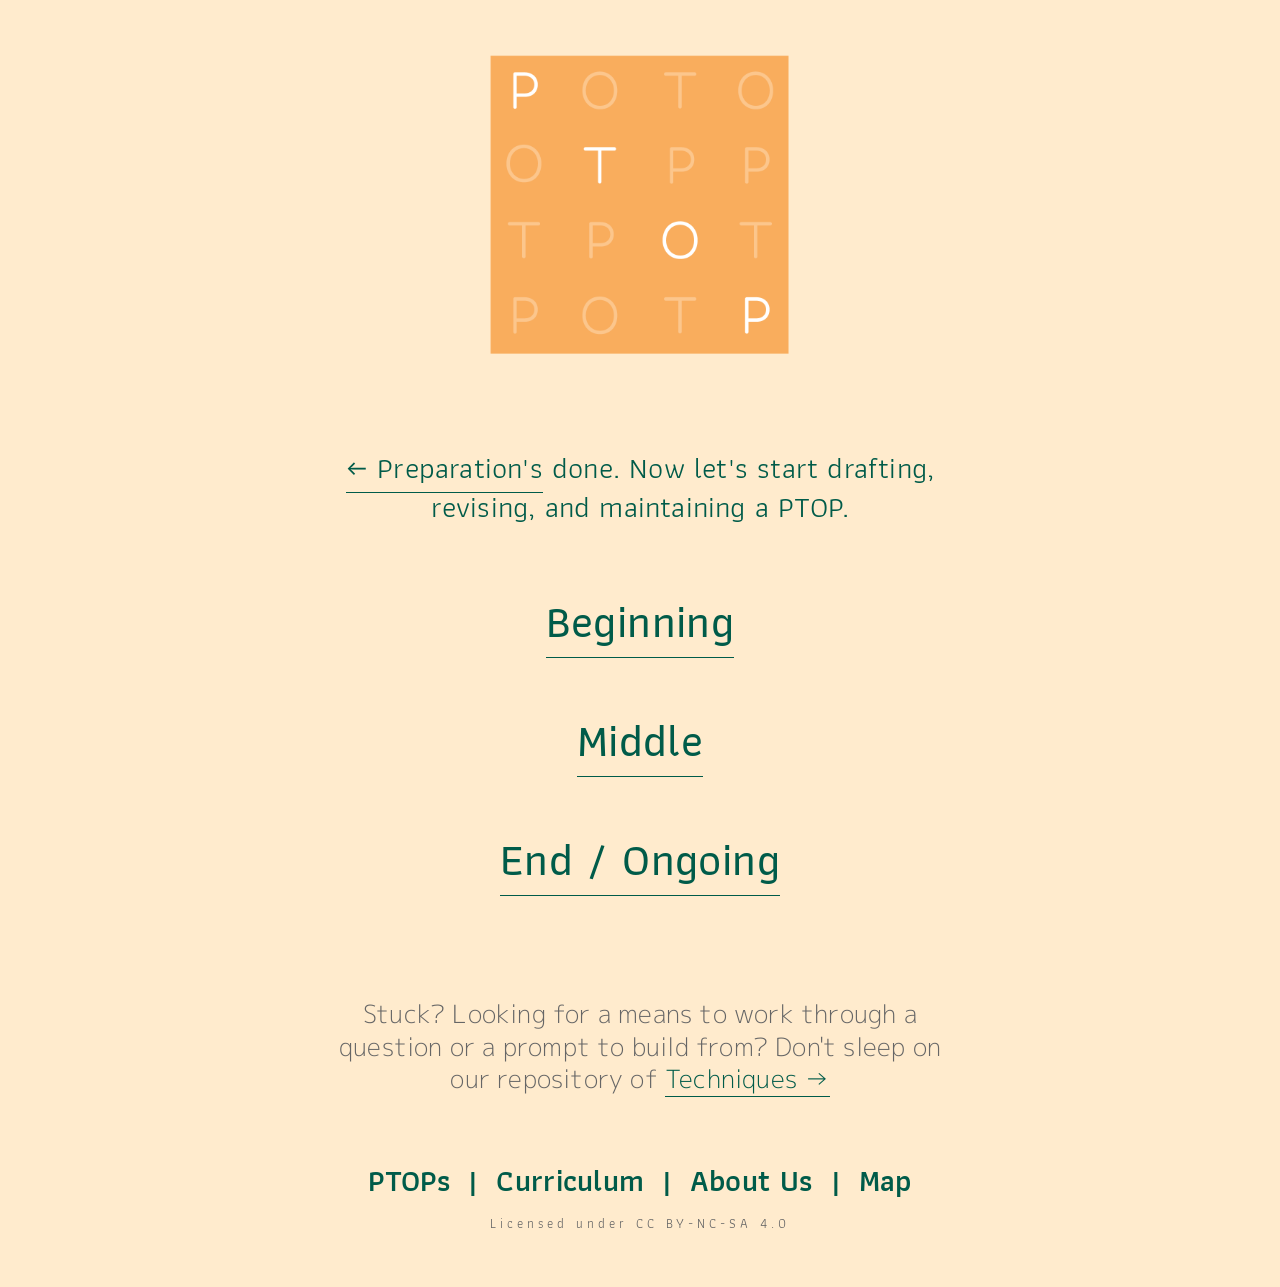
<file: process.html>
<!DOCTYPE html>
<html lang="en">
<head>

    <meta http-equiv="Content-Type" content="text/html; charset=UTF-8">
    <link rel="stylesheet" href="style.css">

    <title>Process</title>
    <link rel="shortcut icon" type="image/x-icon" href="favicon.ico">


    <link rel="next" title="About" href="about.html">
</head>

<body>

<div id="container">

  <div id="content">
    <p><a href="index.html" style="border-style: none none none none;"><img class="wp-image-162 alignnone" alt="PTOP Logo" class="center" src="PTOPLogo1.png" width="375" height="375"></a></p>

    <h4><a href="preparation.html">&larr; Preparation's</a> done.  Now let's start drafting, revising, and maintaining a PTOP.</h4>

    <h2><a href="beginning.html">Beginning</a></h2>

    <h2><a href="middle.html">Middle</a></h2>

    <h2><a href="endandongoing.html">End / Ongoing</a></h2>

    <br><br><br>


    <h6>Stuck? Looking for a means to work through a question or a prompt to build from? Don't sleep on our repository of <a href="techniques.html">Techniques &rarr;</a></h6>




</div>

<h3><a title="Home" href="index.html">PTOPs</a> &nbsp;|&nbsp; <a title="Curriculum" href="curriculum.html">Curriculum</a> &nbsp;|&nbsp;
        <a title="About" href="about.html">About Us</a> &nbsp;|&nbsp; <a title="Map" href="map.html">Map</a></h3></div>

<div id="footer">

<p>
Licensed under <a href="https://creativecommons.org/licenses/by-nc-sa/4.0/" target="_blank">CC BY-NC-SA 4.0</a></p>
</div>




</body></html>
</file>
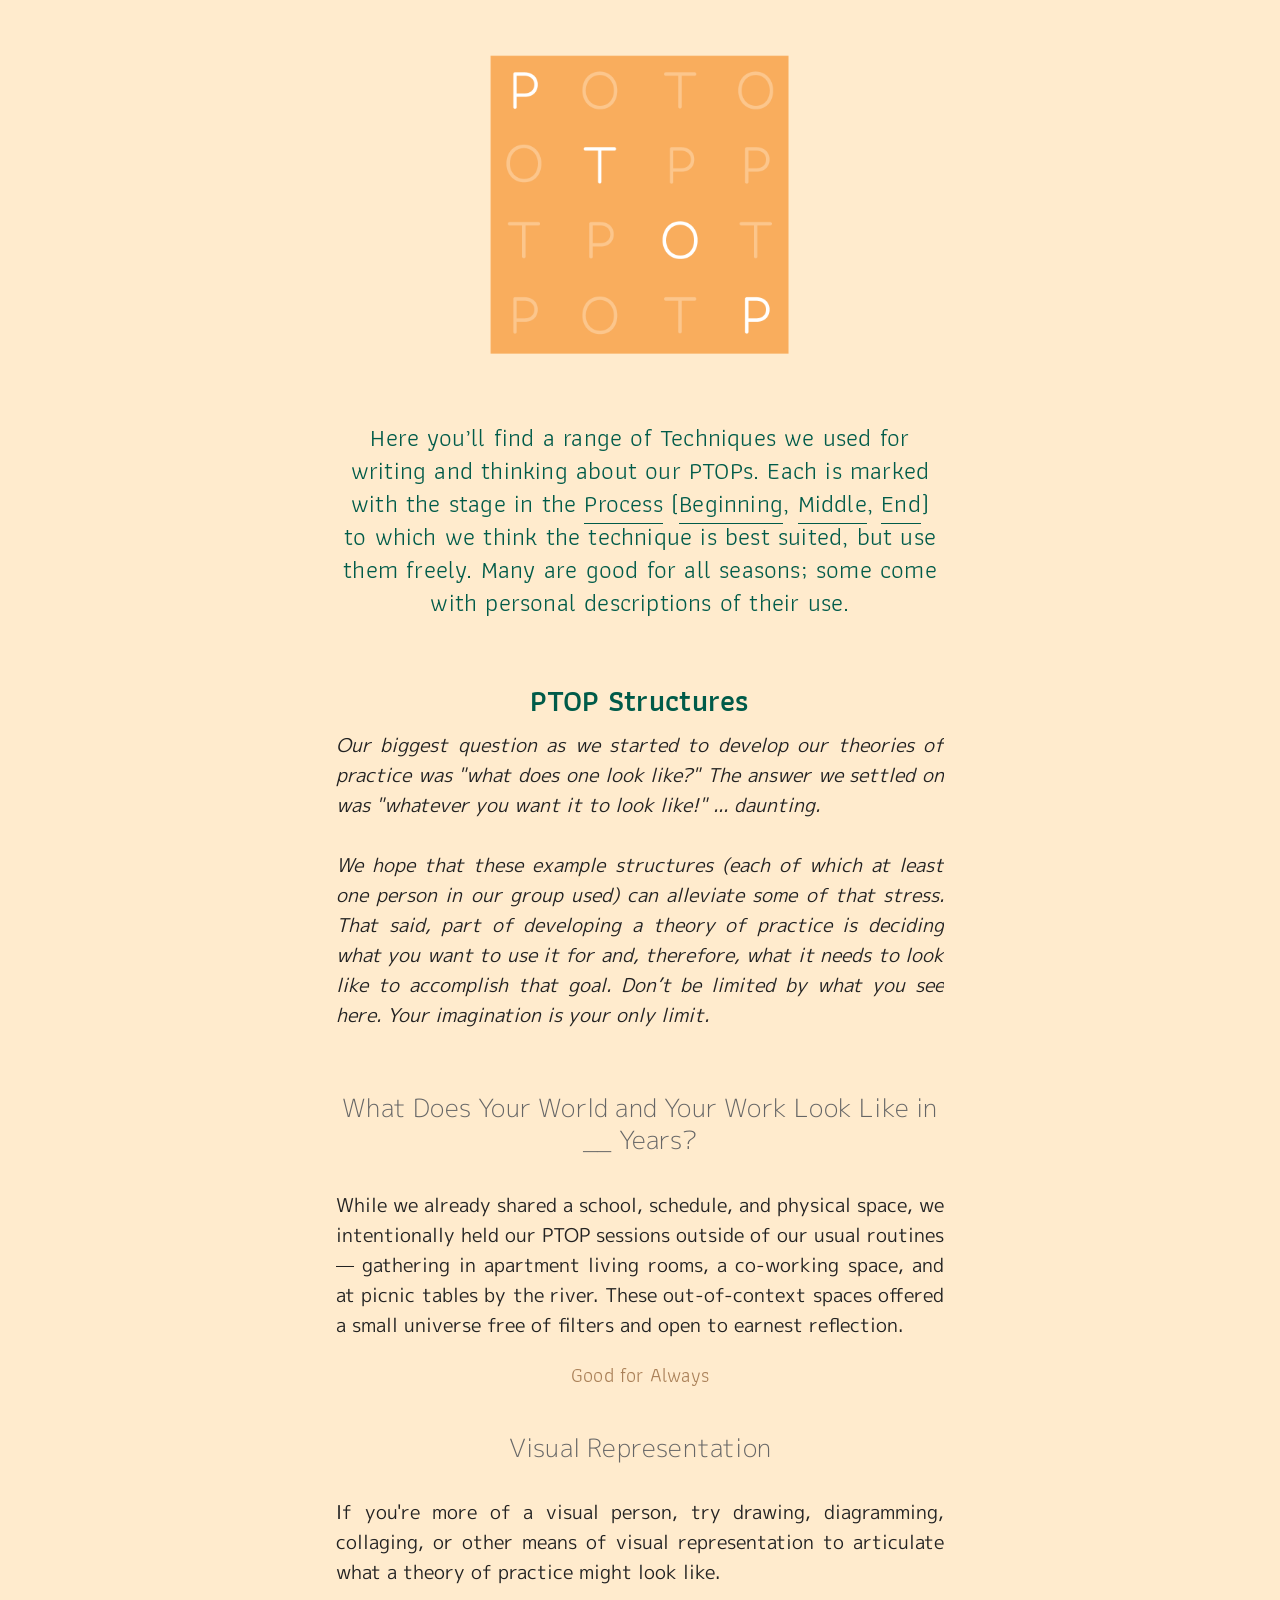
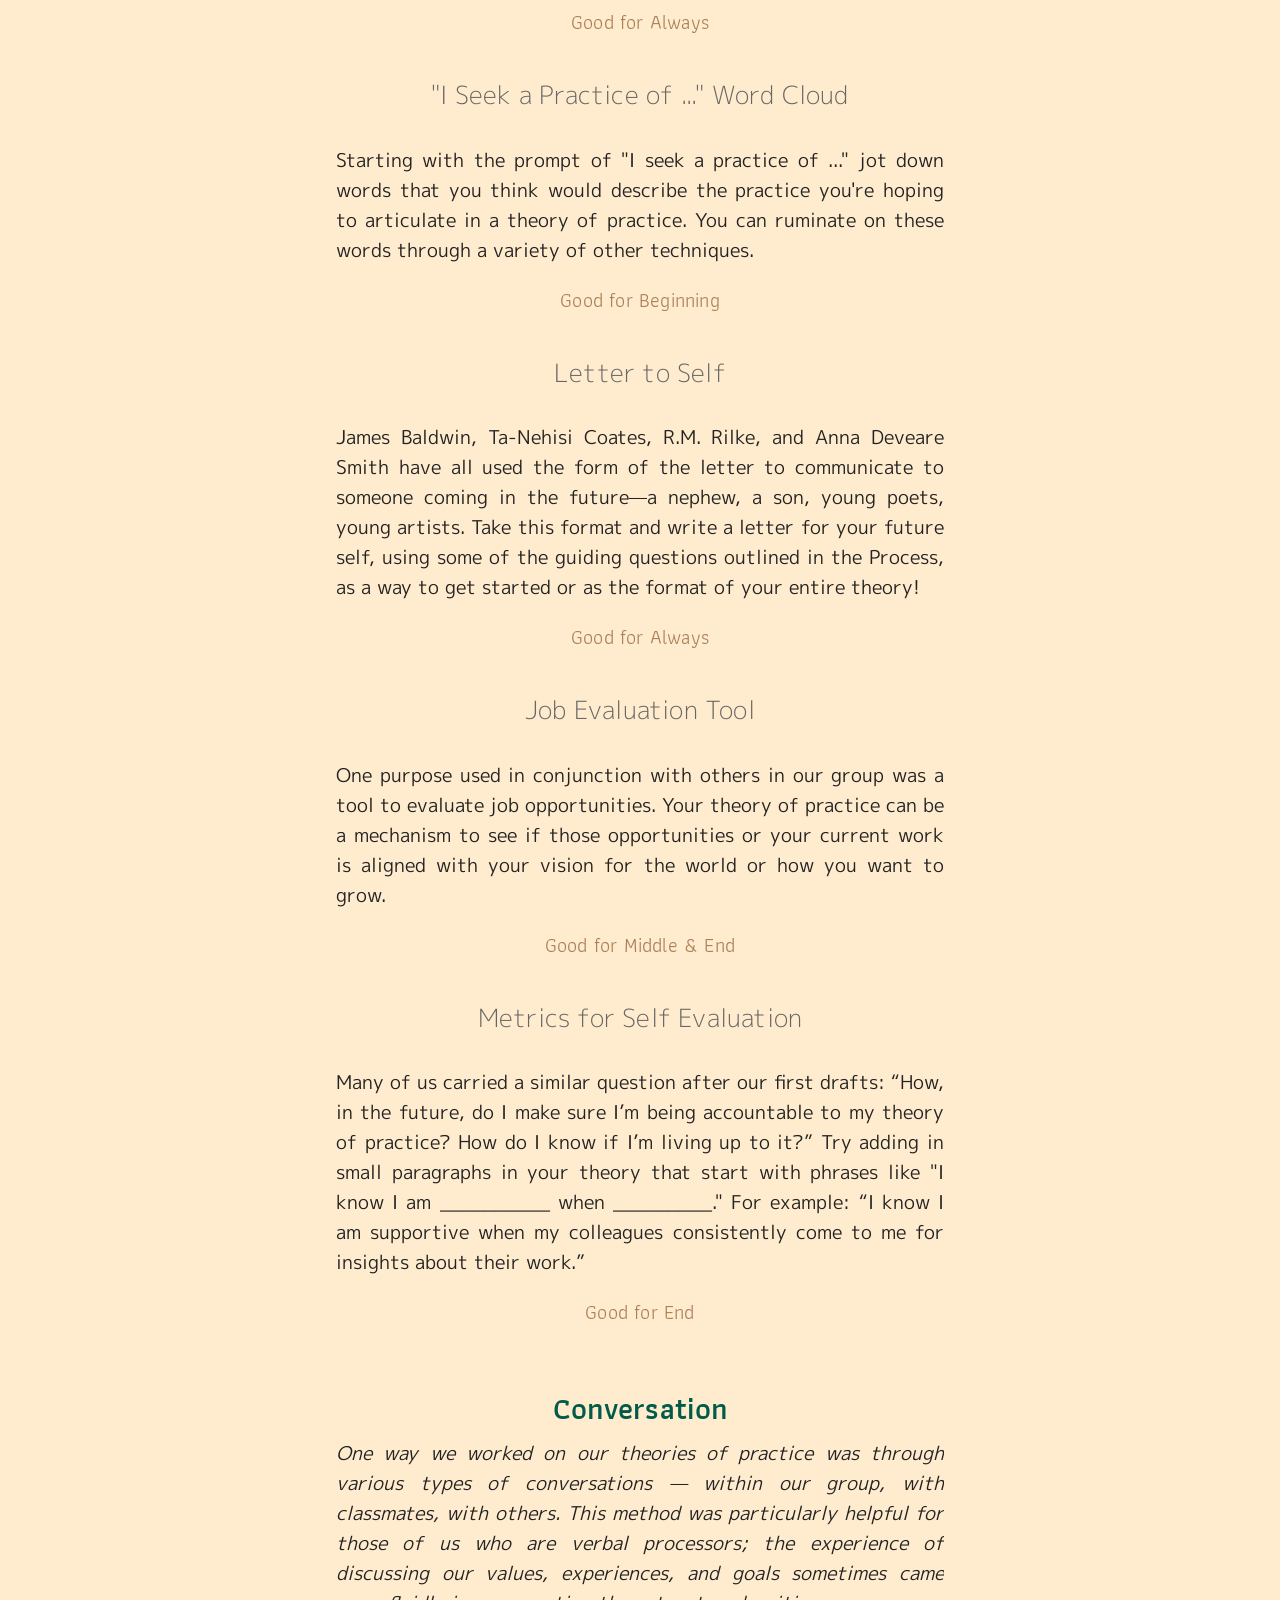
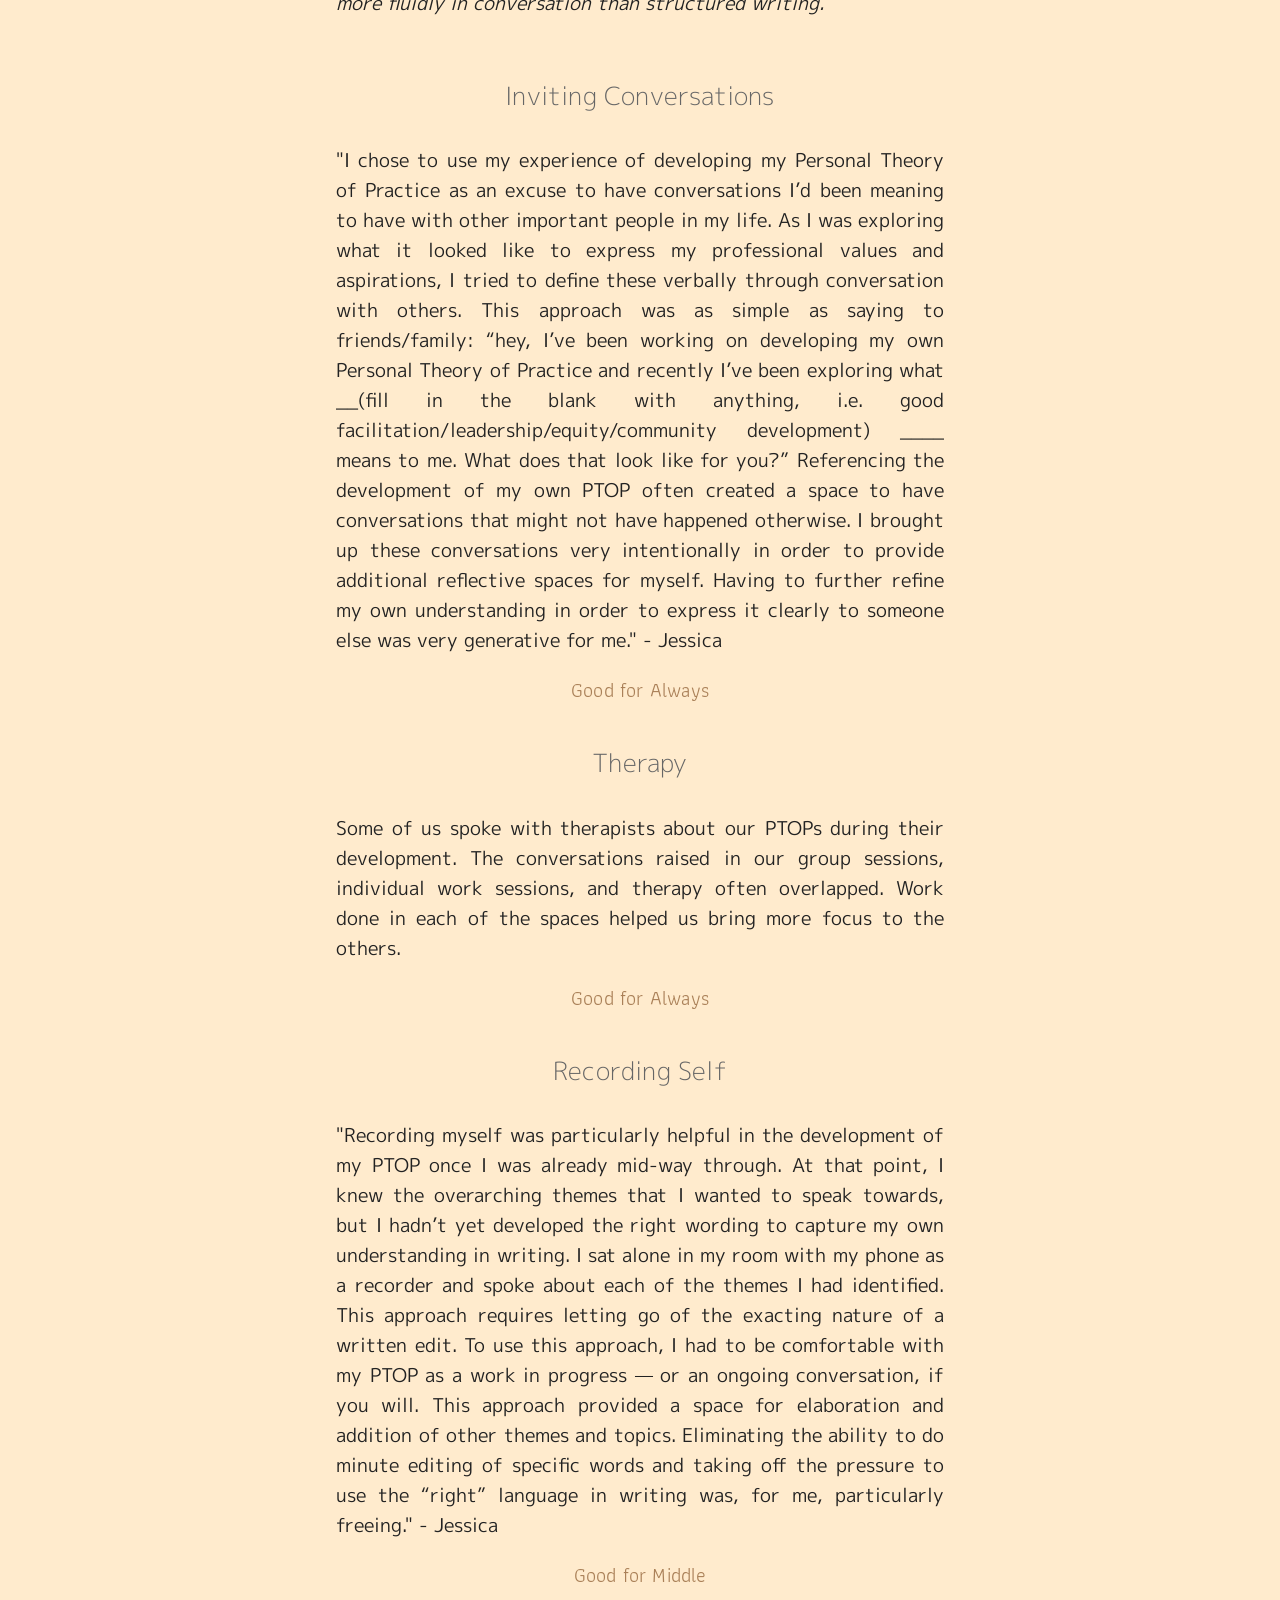
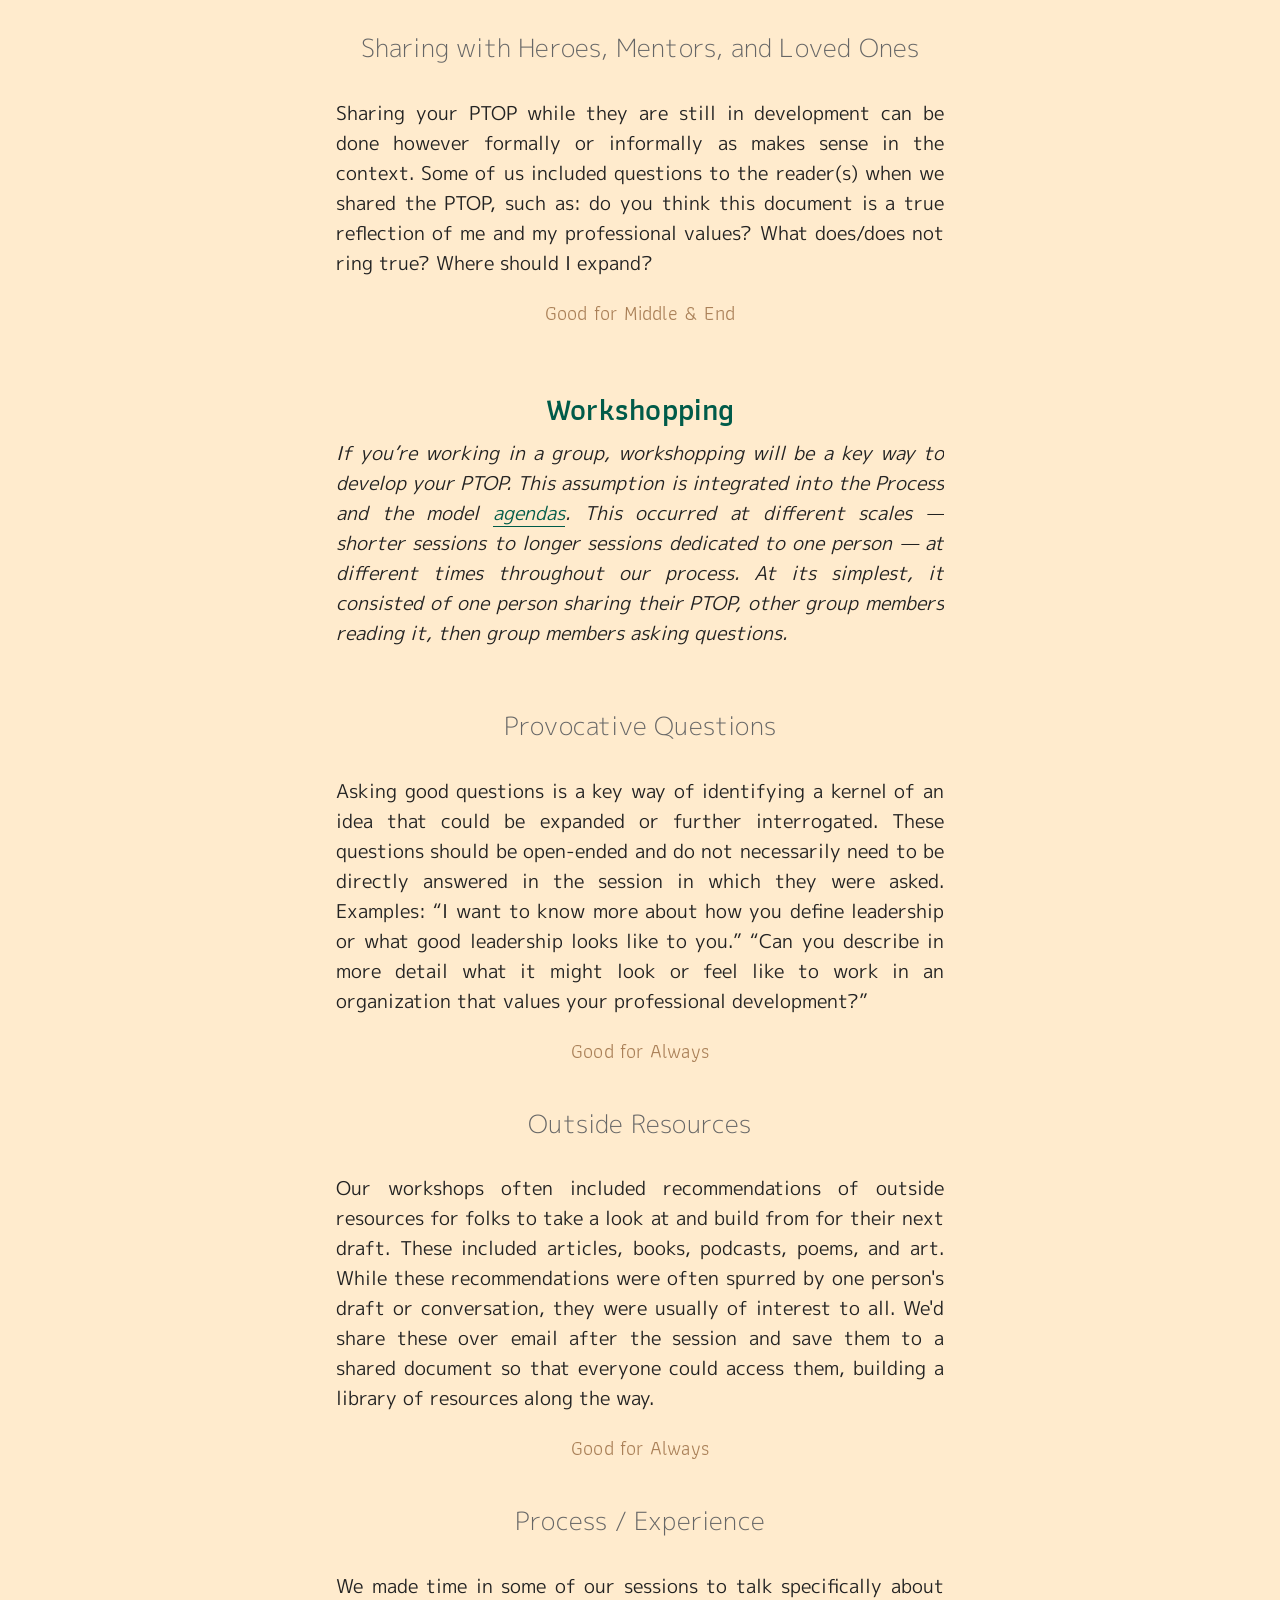
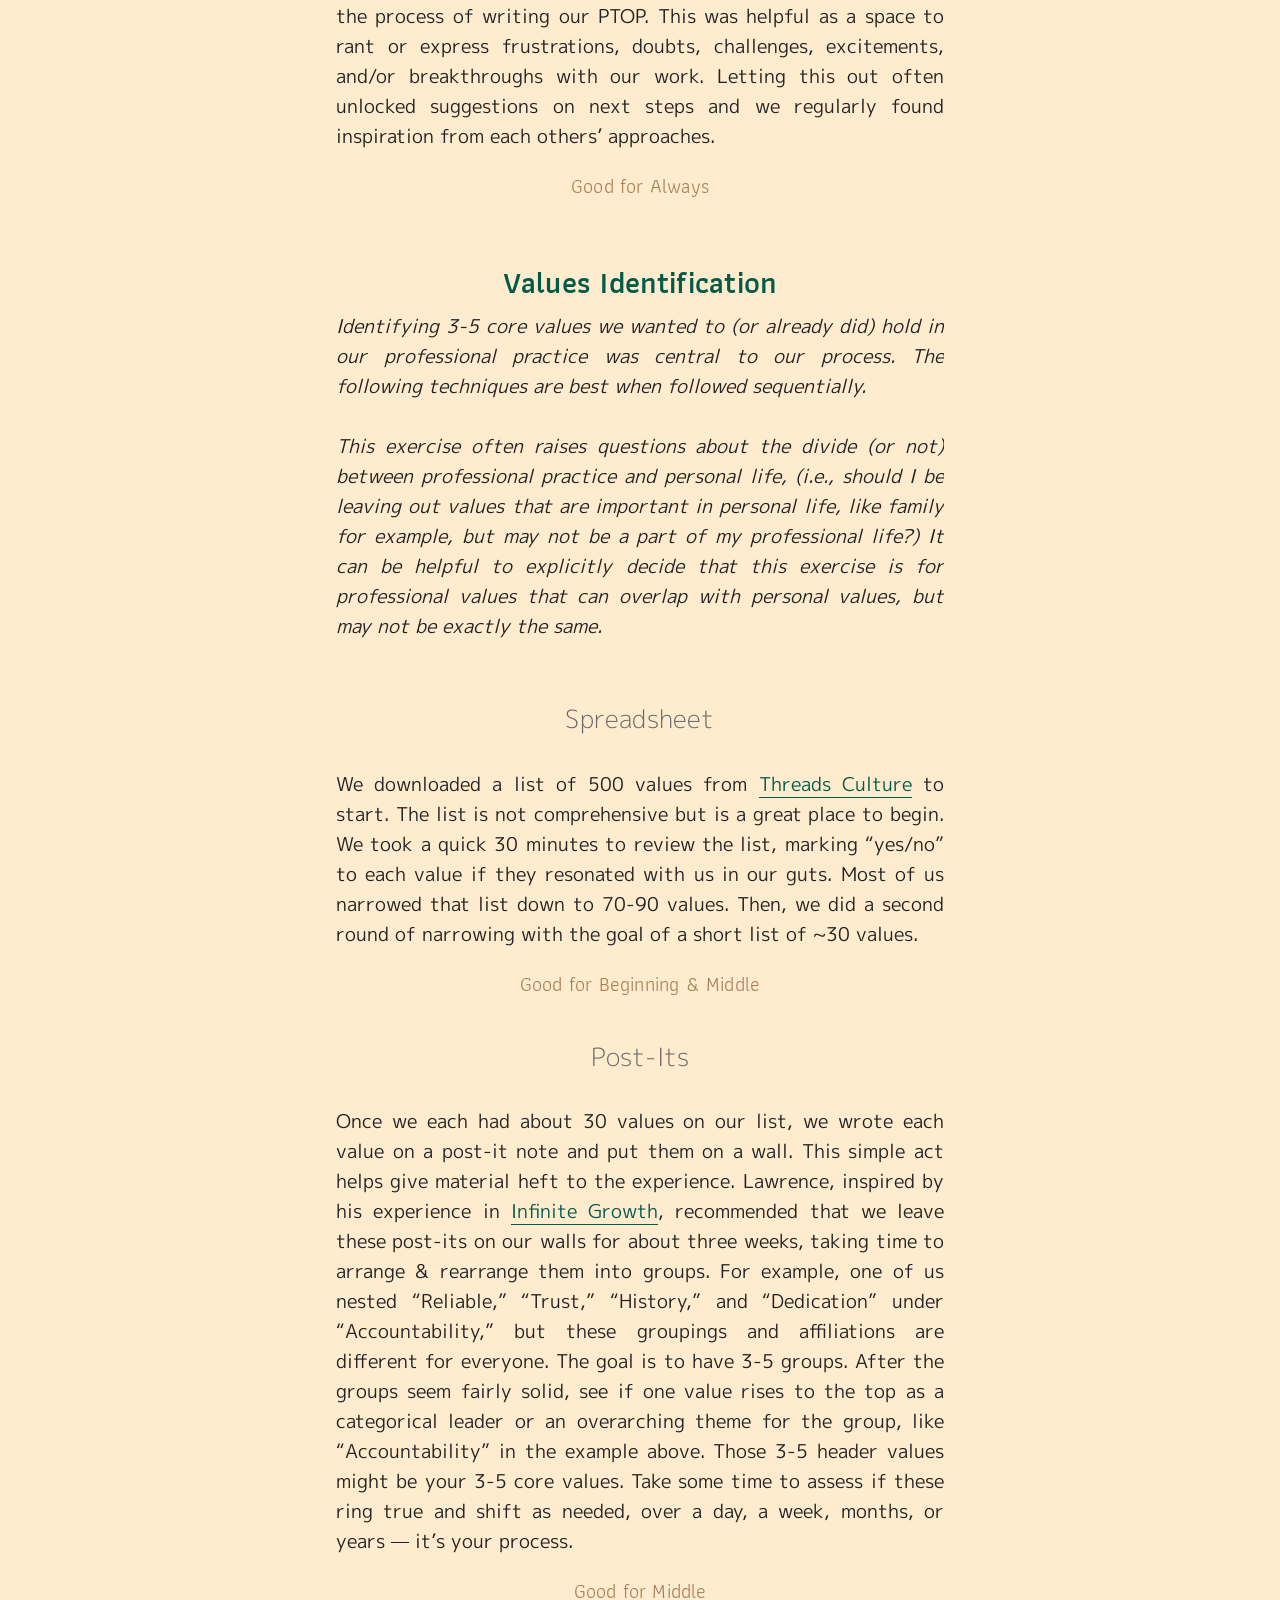
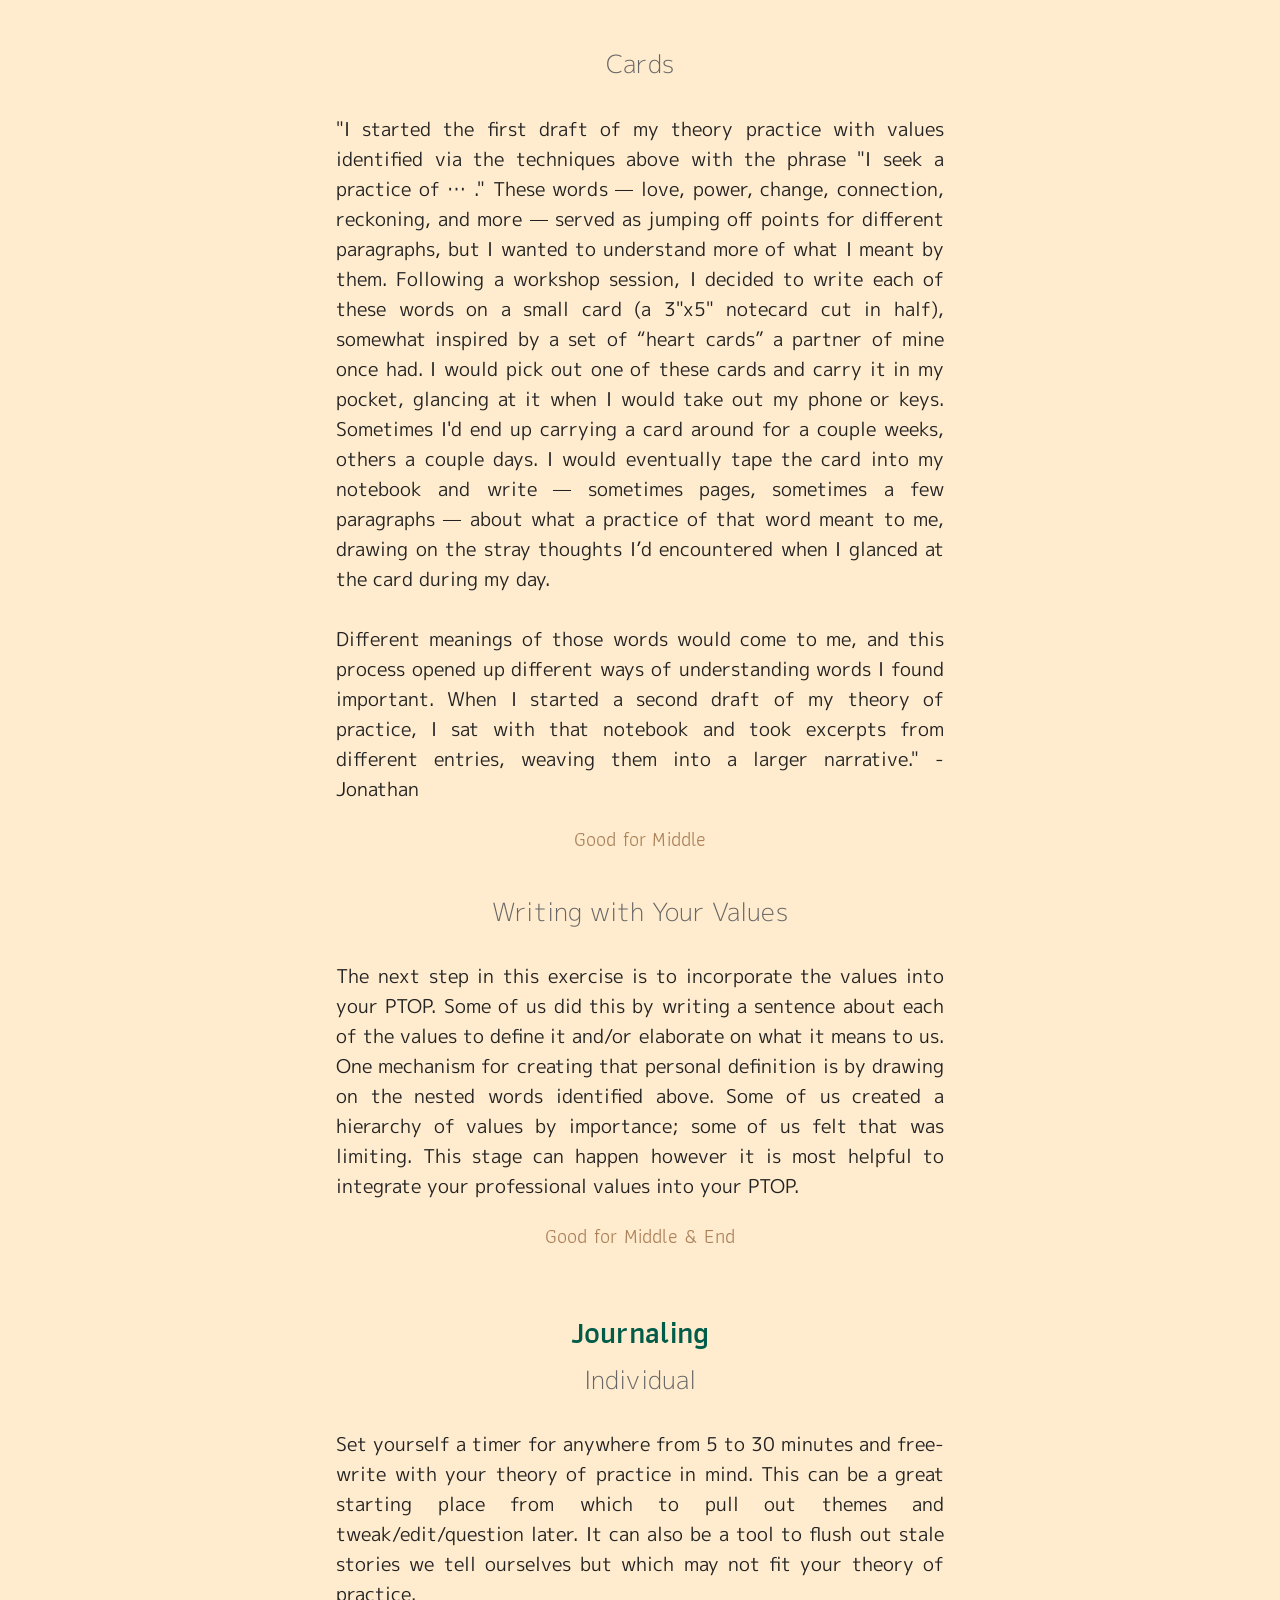
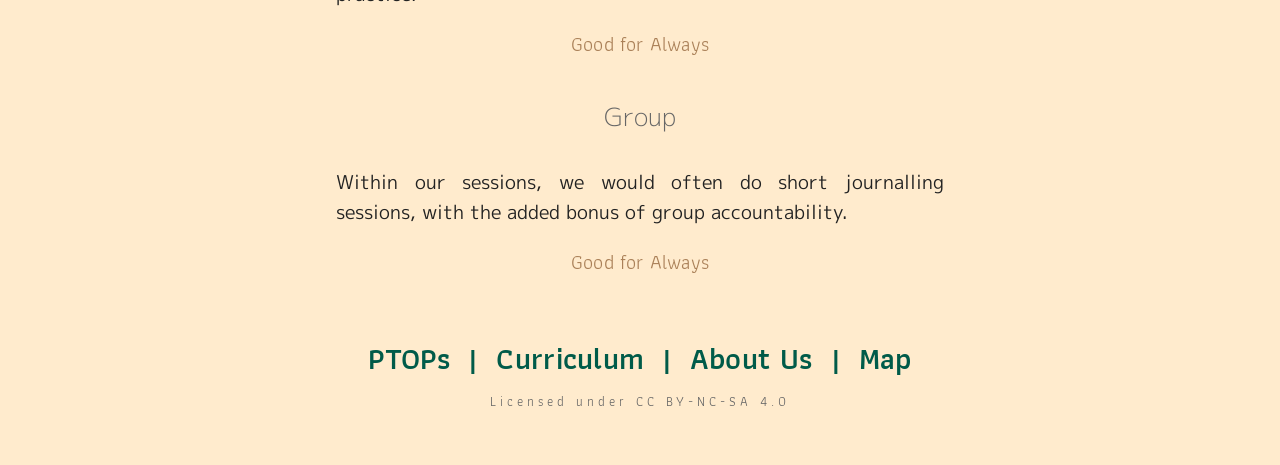
<file: techniques.html>
<!DOCTYPE html>
<html lang="en">
<head>

    <meta http-equiv="Content-Type" content="text/html; charset=UTF-8">
    <link rel="stylesheet" href="style.css">

    <title>Techniques</title>
    <link rel="shortcut icon" type="image/x-icon" href="favicon.ico">


    <link rel="next" title="About" href="about.html">
</head>

<body>

<div id="container">

  <div id="content">
    <p><a href="index.html" style="border-style: none none none none;"><img class="wp-image-162 alignnone" alt="PTOP Logo" class="center" src="PTOPLogo1.png" width="375" height="375"></a></p>

    <h7>Here you’ll find a range of Techniques we used for writing and thinking about our PTOPs. Each is marked with the stage in the <a href="process.html">Process</a> (<a href="beginning.html">Beginning</a>, <a href="middle.html">Middle</a>, <a href="endandongoing.html">End</a>) to which we think the technique is best suited, but use them freely. Many are good for all seasons; some come with personal descriptions of their use.
</h7><br><br>

  <a name="ptopstructures"></a>  <h3>PTOP Structures</h3><a name="ptopstructures"></a>

    <p class="text"><em>Our biggest question as we started to develop our theories of practice was "what does one look like?" The answer we settled on was "whatever you want it to look like!" ... daunting.<br><br>We hope that these example structures (each of which at least one person in our group used) can alleviate some of that stress. That said, part of developing a theory of practice is deciding what you want to use it for and, therefore, what it needs to look like to accomplish that goal. Don’t be limited by what you see here. Your imagination is your only limit.</em></p><br>

    <a name="whatdoes"></a><h6 style="text-align: center;">What Does Your World and Your Work Look Like in __ Years?</h6>
    <p class="text">While we already shared a school, schedule, and physical space, we intentionally held our PTOP sessions outside of our usual routines — gathering in apartment living rooms, a co-working space, and at picnic tables by the river. These out-of-context spaces offered a small universe free of filters and open to earnest reflection.</p>
    <h8>Good for Always</h8><br><br>


    <a name="visualrepresentation"></a><h6 style="text-align: center;">Visual Representation</h6>
    <p class="text">If you're more of a visual person, try drawing, diagramming, collaging, or other means of visual representation to articulate what a theory of practice might look like.
</p>
    <h8>Good for Always</h8><br><br>

    <a name="wordcloud"></a><h6 style="text-align: center;">"I Seek a Practice of ..." Word Cloud</h6>
    <p class="text">Starting with the prompt of "I seek a practice of ..." jot down words that you think would describe the practice you're hoping to articulate in a theory of practice. You can ruminate on these words through a variety of other techniques.
  </p>
    <h8>Good for Beginning</h8><br><br>

    <a name="lettertoself"></a><h6 style="text-align: center;">Letter to Self</h6>
    <p class="text">James Baldwin, Ta-Nehisi Coates, R.M. Rilke, and Anna Deveare Smith have all used the form of the letter to communicate to someone coming in the future—a nephew, a son, young poets, young artists. Take this format and write a letter for your future self, using some of the guiding questions outlined in the Process, as a way to get started or as the format of your entire theory!
</p>
    <h8>Good for Always</h8><br><br>

    <a name="jobevaluation"></a><h6 style="text-align: center;">Job Evaluation Tool</h6>
    <p class="text">One purpose used in conjunction with others in our group was a tool to evaluate job opportunities. Your theory of practice can be a mechanism to see if those opportunities or your current work is aligned with your vision for the world or how you want to grow.
</p>
    <h8>Good for Middle & End</h8><br><br>

    <a name="selfevaluation"></a><h6 style="text-align: center;">Metrics for Self Evaluation</h6>
    <p class="text">Many of us carried a similar question after our first drafts: “How, in the future, do I make sure I’m being accountable to my theory of practice? How do I know if I’m living up to it?” Try adding in small paragraphs in your theory that start with phrases like "I know I am __________ when _________." For example: “I know I am supportive when my colleagues consistently come to me for insights about their work.”
</p>
    <h8>Good for End</h8><br><br>

<a name="conversation"></a><h3>Conversation</h3>

<p class="text"><em>One way we worked on our theories of practice was through various types of conversations — within our group, with classmates, with others. This method was particularly helpful for those of us who are verbal processors; the experience of discussing our values, experiences, and goals sometimes came more fluidly in conversation than structured writing.
</em></p><br>

<a name="inviting"></a><h6 style="text-align: center;">Inviting Conversations</h6>
<p class="text">"I chose to use my experience of developing my Personal Theory of Practice as an excuse to have conversations I’d been meaning to have with other important people in my life. As I was exploring what it looked like to express my professional values and aspirations, I tried to define these verbally through conversation with others. This approach was as simple as saying to friends/family: “hey, I’ve been working on developing my own Personal Theory of Practice and recently I’ve been exploring what __(fill in the blank with anything, i.e. good facilitation/leadership/equity/community development) ____ means to me. What does that look like for you?” Referencing the development of my own PTOP often created a space to have conversations that might not have happened otherwise. I brought up these conversations very intentionally in order to provide additional reflective spaces for myself. Having to further refine my own understanding in order to express it clearly to someone else was very generative for me." - Jessica</p>
<h8>Good for Always</h8><br><br>

<a name="therapy"></a><h6 style="text-align: center;">Therapy</h6>
<p class="text">Some of us spoke with therapists about our PTOPs during their development. The conversations raised in our group sessions, individual work sessions, and therapy often overlapped. Work done in each of the spaces helped us bring more focus to the others.
</p>
<h8>Good for Always</h8><br><br>

<a name="recording"></a><h6 style="text-align: center;">Recording Self</h6>
<p class="text">"Recording myself was particularly helpful in the development of my PTOP once I was already mid-way through. At that point, I knew the overarching themes that I wanted to speak towards, but I hadn’t yet developed the right wording to capture my own understanding in writing. I sat alone in my room with my phone as a recorder and spoke about each of the themes I had identified. This approach requires letting go of the exacting nature of a written edit. To use this approach, I had to be comfortable with my PTOP as a work in progress — or an ongoing conversation, if you will. This approach provided a space for elaboration and addition of other themes and topics. Eliminating the ability to do minute editing of specific words and taking off the pressure to use the “right” language in writing was, for me, particularly freeing." - Jessica</p>
<h8>Good for Middle</h8><br><br>

<a name="sharing"></a><h6 style="text-align: center;">Sharing with Heroes, Mentors, and Loved Ones</h6>
<p class="text">Sharing your PTOP while they are still in development can be done however formally or informally as makes sense in the context. Some of us included questions to the reader(s) when we shared the PTOP, such as: do you think this document is a true reflection of me and my professional values? What does/does not ring true? Where should I expand?
</p>
<h8>Good for Middle & End</h8><br><br>


<a name="workshopping"></a><h3>Workshopping</h3>
<p class="text"><em>If you’re working in a group, workshopping will be a key way to develop your PTOP. This assumption is integrated into the Process and the model <a href="agendas.html">agendas</a>. This occurred at different scales — shorter sessions to longer sessions dedicated to one person — at different times throughout our process. At its simplest, it consisted of one person sharing their PTOP, other group members reading it, then group members asking questions.
</em></p><br>

<a name="provocative"></a><h6 style="text-align: center;">Provocative Questions</h6>
<p class="text">Asking good questions is a key way of identifying a kernel of an idea that could be expanded or further interrogated. These questions should be open-ended and do not necessarily need to be directly answered in the session in which they were asked. Examples: “I want to know more about how you define leadership or what good leadership looks like to you.” “Can you describe in more detail what it might look or feel like to work in an organization that values your professional development?”
</p>
<h8>Good for Always</h8><br><br>

<a name="outsideresources"></a><h6 style="text-align: center;">Outside Resources</h6>
<p class="text">Our workshops often included recommendations of outside resources for folks to take a look at and build from for their next draft. These included articles, books, podcasts, poems, and art. While these recommendations were often spurred by one person's draft or conversation, they were usually of interest to all. We'd share these over email after the session and save them to a shared document so that everyone could access them, building a library of resources along the way.
</p>
<h8>Good for Always</h8><br><br>

<a name="processexperience"></a><h6 style="text-align: center;">Process / Experience</h6>
<p class="text">We made time in some of our sessions to talk specifically about the process of writing our PTOP. This was helpful as a space to rant or express frustrations, doubts, challenges, excitements, and/or breakthroughs with our work. Letting this out often unlocked suggestions on next steps and we regularly found inspiration from each others’ approaches.
</p>
<h8>Good for Always</h8><br><br>


<a name="values"></a><h3>Values Identification</h3>

<p class="text"><em>Identifying 3-5 core values we wanted to (or already did) hold in our professional practice was central to our process. The following techniques are best when followed sequentially.
<br><br>
This exercise often raises questions about the divide (or not) between professional practice and personal life, (i.e., should I be leaving out values that are important in personal life, like family for example, but may not be a part of my professional life?) It can be helpful to explicitly decide that this exercise is for professional values that can overlap with personal values, but may not be exactly the same.
</em></p><br>

<a name="spreadsheet"></a><h6 style="text-align: center;">Spreadsheet</h6>
<p class="text">We downloaded a list of 500 values from <a href="https://www.threadsculture.com/core-values-examples" target="_blank">Threads Culture</a> to start. The list is not comprehensive but is a great place to begin. We took a quick 30 minutes to review the list, marking “yes/no” to each value if they resonated with us in our guts. Most of us narrowed that list down to 70-90 values. Then, we did a second round of narrowing with the goal of a short list of ~30 values.</p>
<h8>Good for Beginning & Middle</h8><br><br>

<a name="postits"></a><h6 style="text-align: center;">Post-Its</h6>
<p class="text">Once we each had about 30 values on our list, we wrote each value on a post-it note and put them on a wall. This simple act helps give material heft to the experience. Lawrence, inspired by his experience in <a href="https://infinitegrowth.rocks" target="_blank">Infinite Growth</a>, recommended that we leave these post-its on our walls for about three weeks, taking time to arrange & rearrange them into groups. For example, one of us nested “Reliable,” “Trust,” “History,” and “Dedication” under “Accountability,” but these groupings and affiliations are different for everyone. The goal is to have 3-5 groups. After the groups seem fairly solid, see if one value rises to the top as a categorical leader or an overarching theme for the group, like “Accountability” in the example above. Those 3-5 header values might be your 3-5 core values. Take some time to assess if these ring true and shift as needed, over a day, a week, months, or years — it’s your process.</p>
<h8>Good for Middle</h8><br><br>

<a name="cards"></a><h6 style="text-align: center;">Cards</h6>
<p class="text">"I started the first draft of my theory practice with values identified via the techniques above with the phrase "I seek a practice of … ." These words —  love, power, change, connection, reckoning, and more — served as jumping off points for different paragraphs, but I wanted to understand more of what I meant by them. Following a workshop session, I decided to write each of these words on a small card (a 3"x5" notecard cut in half), somewhat inspired by a set of “heart cards” a partner of mine once had. I would pick out one of these cards and carry it in my pocket, glancing at it when I would take out my phone or keys. Sometimes I'd end up carrying a card around for a couple weeks, others a couple days. I would eventually tape the card into my notebook and write — sometimes pages, sometimes a few paragraphs — about what a practice of that word meant to me, drawing on the stray thoughts I’d encountered when I glanced at the card during my day.
<br><br>
Different meanings of those words would come to me, and this process opened up different ways of understanding words I found important. When I started a second draft of my theory of practice, I sat with that notebook and took excerpts from different entries, weaving them into a larger narrative." - Jonathan</p>
<h8>Good for Middle</h8><br><br>

<a name="writingvalues"></a><h6 style="text-align: center;">Writing with Your Values</h6>
<p class="text">The next step in this exercise is to incorporate the values into your PTOP. Some of us did this by writing a sentence about each of the values to define it and/or elaborate on what it means to us. One mechanism for creating that personal definition is by drawing on the nested words identified above. Some of us created a hierarchy of values by importance; some of us felt that was limiting. This stage can happen however it is most helpful to integrate your professional values into your PTOP.</p>
<h8>Good for Middle & End</h8><br><br>


<a name="journaling"></a><h3>Journaling</h3>

<a name="individualjournal"></a><h6 style="text-align: center;">Individual</h6>
<p class="text">Set yourself a timer for anywhere from 5 to 30 minutes and free-write with your theory of practice in mind. This can be a great starting place from which to pull out themes and tweak/edit/question later. It can also be a tool to flush out stale stories we tell ourselves but which may not fit your theory of practice.
</p>
<h8>Good for Always</h8><br><br>

<a name="groupjournal"></a><h6 style="text-align: center;">Group</h6>
<p class="text">Within our sessions, we would often do short journalling sessions, with the added bonus of group accountability.
</p>
<h8>Good for Always</h8><br><br>


</div>

<h3><a title="Home" href="index.html">PTOPs</a> &nbsp;|&nbsp; <a title="Curriculum" href="curriculum.html">Curriculum</a> &nbsp;|&nbsp;
        <a title="About" href="about.html">About Us</a> &nbsp;|&nbsp; <a title="Map" href="Map.html">Map</a></h3></div>

<div id="footer">

<p>
Licensed under <a href="https://creativecommons.org/licenses/by-nc-sa/4.0/" target="_blank">CC BY-NC-SA 4.0</a></p>
</div>




</body></html>
</file>
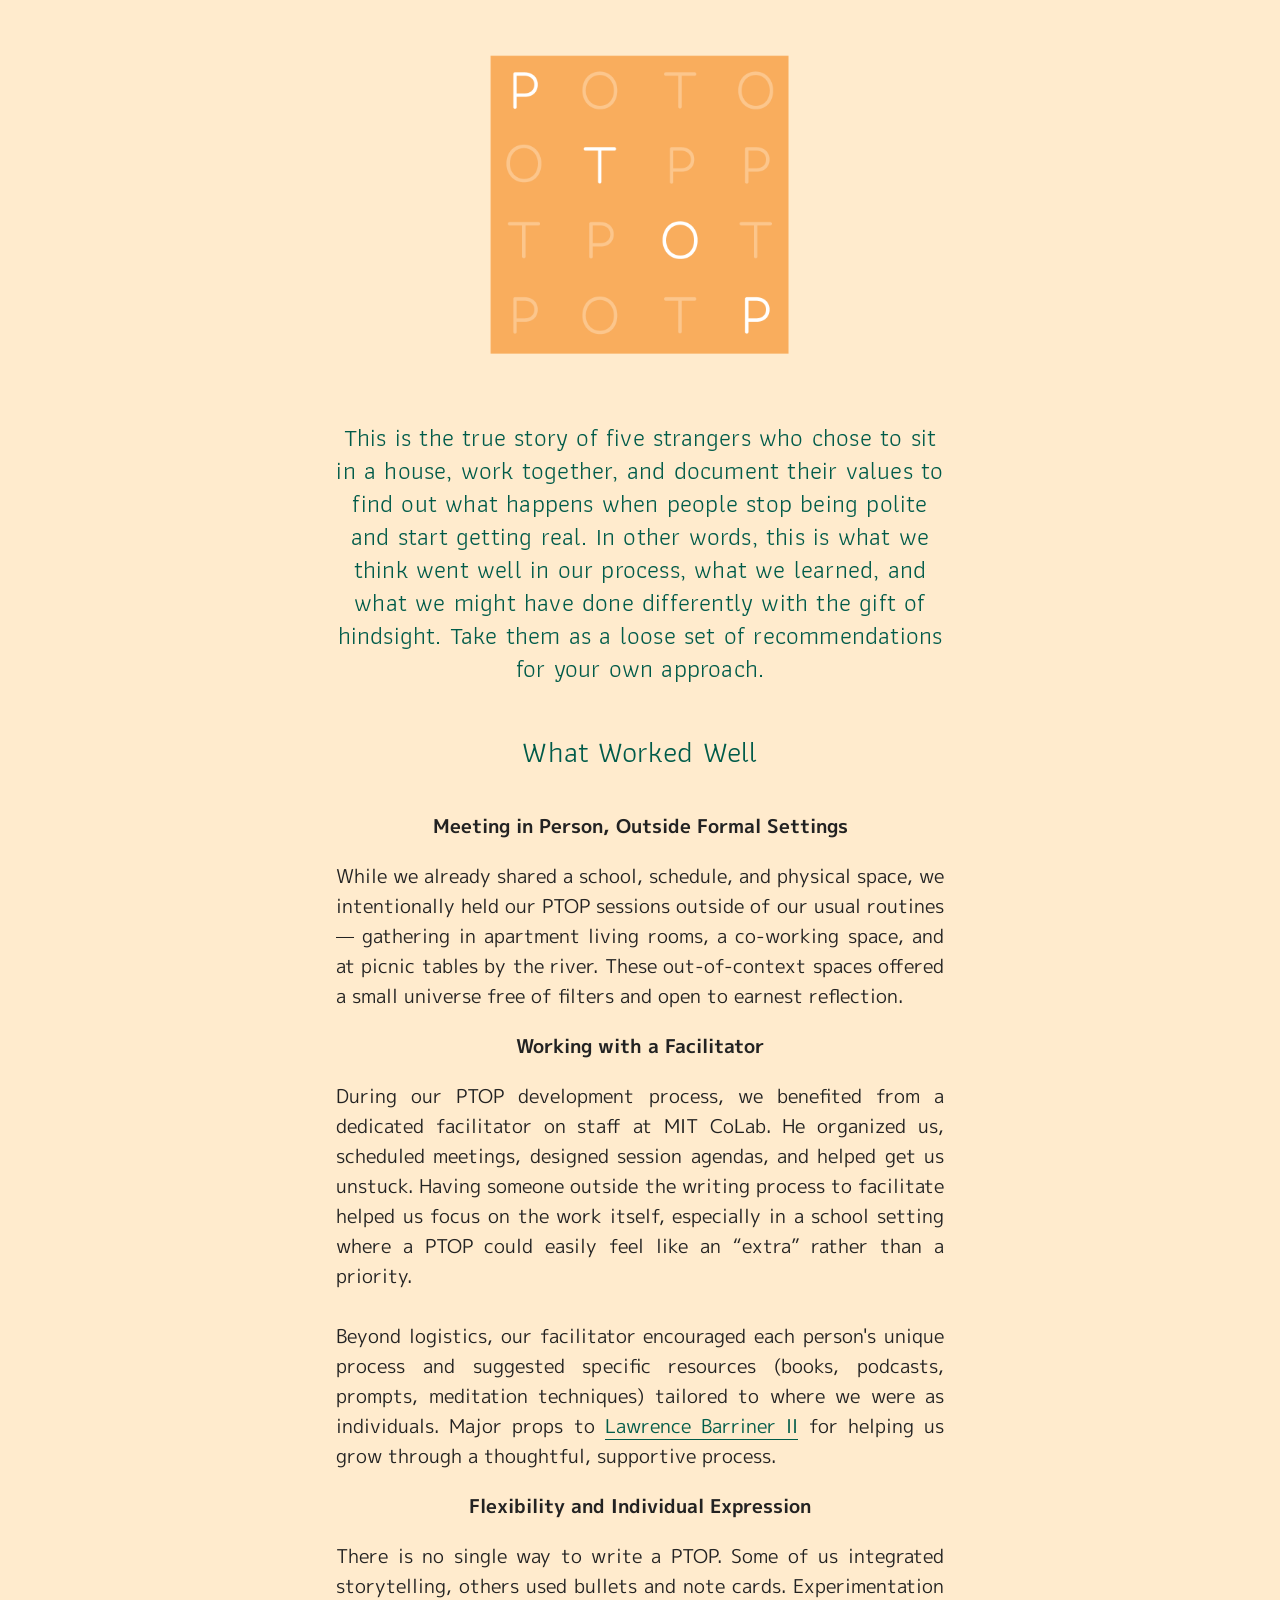
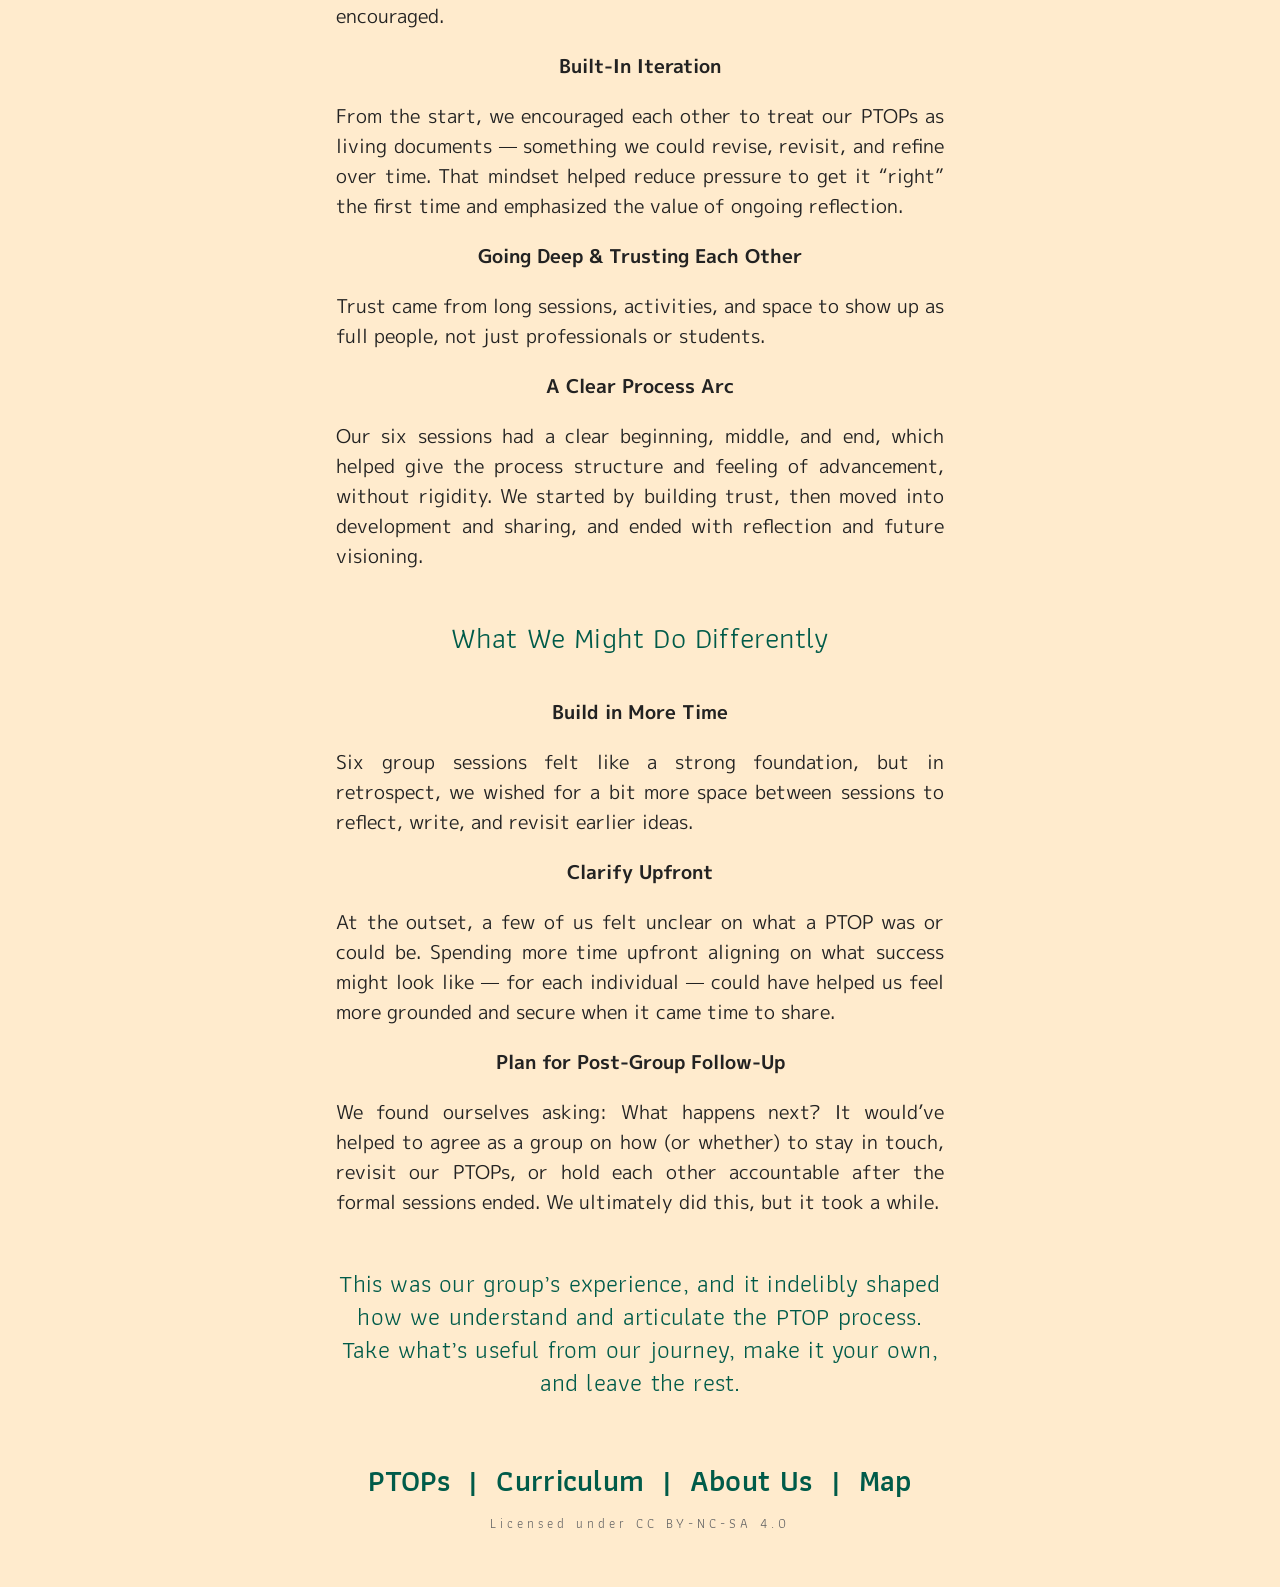
<file: tips.html>
<!DOCTYPE html>
<html lang="en">
<head>

    <meta http-equiv="Content-Type" content="text/html; charset=UTF-8">
    <link rel="stylesheet" href="style.css">

    <title>Tips</title>
    <link rel="shortcut icon" type="image/x-icon" href="favicon.ico">


    <link rel="next" title="Home" href="index.html">
</head>

<body>

<div id="container">

  <div id="content">

    <p><a href="index.html" style="border-style: none none none none;"><img class="wp-image-162 alignnone" alt="PTOP Logo" class="center" src="PTOPLogo1.png" width="375" height="375"></a></p>

    <h7>This is the true story of five strangers who chose to sit in a house, work together, and document their values to find out what happens when people stop being polite and start getting real. In other words, this is what we think went well in our process, what we learned, and what we might have done differently with the gift of hindsight. Take them as a loose set of recommendations for your own approach.
</h7>

<h4>What Worked Well</h4>


<p class="text" style="text-align: center;"><b>Meeting in Person, Outside Formal Settings</b></p>
<p class="text">While we already shared a school, schedule, and physical space, we intentionally held our PTOP sessions outside of our usual routines — gathering in apartment living rooms, a co-working space, and at picnic tables by the river. These out-of-context spaces offered a small universe free of filters and open to earnest reflection.</p>

<p class="text" style="text-align: center;"><b>Working with a Facilitator</b></p>
<p class="text">During our PTOP development process, we benefited from a dedicated facilitator on staff at MIT CoLab. He organized us, scheduled meetings, designed session agendas, and helped get us unstuck. Having someone outside the writing process to facilitate helped us focus on the work itself, especially in a school setting where a PTOP could easily feel like an “extra” rather than a priority.<br><br>
Beyond logistics, our facilitator encouraged each person's unique process and suggested specific resources (books, podcasts, prompts, meditation techniques) tailored to where we were as individuals. Major props to <a href="https://lawrencebarrinerii.com/about/" target="_blank">Lawrence Barriner II</a> for helping us grow through a thoughtful, supportive process.</p>

<p class="text" style="text-align: center;"><b>Flexibility and Individual Expression</b></p>
<p class="text">There is no single way to write a PTOP. Some of us integrated storytelling, others used bullets and note cards. Experimentation encouraged.</p>

<p class="text" style="text-align: center;"><b>Built-In Iteration</b></p>
<p class="text">From the start, we encouraged each other to treat our PTOPs as living documents — something we could revise, revisit, and refine over time. That mindset helped reduce pressure to get it “right” the first time and emphasized the value of ongoing reflection.</p>

<p class="text" style="text-align: center;"><b>Going Deep & Trusting Each Other</b></p>
<p class="text">Trust came from long sessions, activities, and space to show up as full people, not just professionals or students.</p>

<p class="text" style="text-align: center;"><b>A Clear Process Arc</b></p>
<p class="text">Our six sessions had a clear beginning, middle, and end, which helped give the process structure and feeling of advancement, without rigidity. We started by building trust, then moved into development and sharing, and ended with reflection and future visioning.</p>


<h4>What We Might Do Differently</h4>

<p class="text" style="text-align: center;"><b>Build in More Time</b></p>
<p class="text">Six group sessions felt like a strong foundation, but in retrospect, we wished for a bit more space between sessions to reflect, write, and revisit earlier ideas.</p>

<p class="text" style="text-align: center;"><b>Clarify Upfront</b></p>
<p class="text">At the outset, a few of us felt unclear on what a PTOP was or could be. Spending more time upfront aligning on what success might look like — for each individual — could have helped us feel more grounded and secure when it came time to share.</p>

<p class="text" style="text-align: center;"><b>Plan for Post-Group Follow-Up</b></p>
<p class="text">We found ourselves asking: What happens next? It would’ve helped to agree as a group on how (or whether) to stay in touch, revisit our PTOPs, or hold each other accountable after the formal sessions ended. We ultimately did this, but it took a while.
</p><br>

<h7>This was our group’s experience, and it indelibly shaped how we understand and articulate the PTOP process. Take what’s useful from our journey, make it your own, and leave the rest.</h7><br><br>



</div>

<h3><a title="Home" href="index.html">PTOPs</a> &nbsp;|&nbsp; <a title="Curriculum" href="curriculum.html">Curriculum</a> &nbsp;|&nbsp;
        <a title="About" href="about.html">About Us</a> &nbsp;|&nbsp; <a title="Map" href="map.html">Map</a></h3></div>

<div id="footer">

<p>
Licensed under <a href="https://creativecommons.org/licenses/by-nc-sa/4.0/" target="_blank">CC BY-NC-SA 4.0</a></p>
</div>




</body></html>
</file>
<file: style.css>
/*
Theme Name: mnmlist
Theme URI: http://mnmlist.com/theme/
Description: A very clean minimalist theme, without comments, search, archives or other features.
Author: Leo Babauta
Author URI: http://mnmlist.com
.
This theme is uncopyrighted, free, and offered as is.
.
*/

/* ---------------------------
   Local Fonts
---------------------------- */

/* Athiti (folder lowercased) */
@font-face {
	font-family: 'Athiti';
	src: url('fonts/Athiti/Athiti-ExtraLight.ttf') format('truetype');
	font-weight: 200;
	font-style: normal;
}
@font-face {
	font-family: 'Athiti';
	src: url('fonts/Athiti/Athiti-Light.ttf') format('truetype');
	font-weight: 300;
	font-style: normal;
}
@font-face {
	font-family: 'Athiti';
	src: url('fonts/Athiti/Athiti-Regular.ttf') format('truetype');
	font-weight: 400;
	font-style: normal;
}
@font-face {
	font-family: 'Athiti';
	src: url('fonts/Athiti/Athiti-Medium.ttf') format('truetype');
	font-weight: 500;
	font-style: normal;
}
@font-face {
	font-family: 'Athiti';
	src: url('fonts/Athiti/Athiti-SemiBold.ttf') format('truetype');
	font-weight: 600;
	font-style: normal;
}
@font-face {
	font-family: 'Athiti';
	src: url('fonts/Athiti/Athiti-Bold.ttf') format('truetype');
	font-weight: 700;
	font-style: normal;
}

/* MPLUS1p (folder lowercased) */
@font-face {
	font-family: 'MPLUS1p';
	src: url('fonts/mplus1p/MPLUS1p-Thin.ttf') format('truetype');
	font-weight: 100;
	font-style: normal;
}
@font-face {
	font-family: 'MPLUS1p';
	src: url('fonts/mplus1p/MPLUS1p-Light.ttf') format('truetype');
	font-weight: 300;
	font-style: normal;
}
@font-face {
	font-family: 'MPLUS1p';
	src: url('fonts/mplus1p/MPLUS1p-Regular.ttf') format('truetype');
	font-weight: 400;
	font-style: normal;
}
@font-face {
	font-family: 'MPLUS1p';
	src: url('fonts/mplus1p/MPLUS1p-Medium.ttf') format('truetype');
	font-weight: 500;
	font-style: normal;
}
@font-face {
	font-family: 'MPLUS1p';
	src: url('fonts/mplus1p/MPLUS1p-Bold.ttf') format('truetype');
	font-weight: 700;
	font-style: normal;
}
@font-face {
	font-family: 'MPLUS1p';
	src: url('fonts/mplus1p/MPLUS1p-ExtraBold.ttf') format('truetype');
	font-weight: 800;
	font-style: normal;
}
@font-face {
	font-family: 'MPLUS1p';
	src: url('fonts/mplus1p/MPLUS1p-Black.ttf') format('truetype');
	font-weight: 900;
	font-style: normal;
}

@font-face {
	font-family: 'Hubballi';
	src: url('fonts/Hubballi/Hubballi-Regular.ttf') format('truetype');
	font-weight: 400;
	font-style: normal;
}


/* ---------------------------
   Base & Typography
---------------------------- */

strong { font-weight: 900; }

body {
	background: rgb(255,235,205);
	font-family: 'MPLUS1p', sans-serif;              /* headings default fallback */
	/*font: 19px 'MPLUS1p', bodyfont, sans-serif;     /* body copy set to MPLUS1p */
	font-size: 19px;
	color: #222222;
	line-height: 30px;
	min-width: 20em;
}

/* Headings (Athiti family with clear weights & spacing) */
h1 {
	font-family: 'Athiti', sans-serif;
	font-weight: 700;           /* Athiti-Bold */
	font-size: 1.4em;
	letter-spacing: 0.5px;
	color: #333;
	padding: 20px 0 0 0;
	line-height: 1.3;
}
h2 {
	font-family: 'Athiti', sans-serif;
	font-weight: 500;           /* Athiti-Medium */
	font-size: 45px;
	letter-spacing: 0.4px;
	color: #000000;
	margin-bottom: 10px;
	line-height: 1.2;
	padding: 28px 0 0 0;
	text-align: center;
}
h3 {
	font-family: 'Athiti', sans-serif;
	font-weight: 600;           /* Athiti-SemiBold */
	font-size: 30px;
	letter-spacing: 0.3px;
	color: #005B49;
	line-height: 1.25;
	text-indent: 0px;
	margin-top: 10;
	margin-bottom: 0px;
	padding: 3px 0 0 0;
	-webkit-font-smoothing: subpixel-antialiased;
	text-align: center;
}
h4 {
	font-family: 'Athiti', sans-serif;
	font-weight: 400;           /* Athiti-Regular */
	font-size: 30px;
	letter-spacing: 0.2px;
	color: #005B49;
	line-height: 1.3;
	text-indent: 0px;
	padding: 7px 0 0 0;
	text-align: center;
}
h5 { font-size: 9pt; color:#000000; }

h6 {
	font-family: 'MPLUS1p', sans-serif;
	font-weight: 300;           /* Athiti-Regular */
	font-size: 25px;
	letter-spacing: 0.2px;
	color: #666;
	margin-top: 5px;
	margin-bottom: 33px;
	line-height: 1.3;
	text-indent: 0px;
	padding: 7px 0 0 0;
	text-align: center;
}

h7 {
	font-family: 'Athiti', sans-serif;
	font-weight: 400;           /* Athiti-Regular */
	font-size: 25px;
	letter-spacing: 0.2px;
	color: #005B49;
	margin-top: 5px;
	margin-bottom: 33px;
	line-height: 1.3;
	text-indent: 0px;
	padding: 7px 0 0 0;
	text-align: center;
}

h8 {
	font-family: 'Athiti', sans-serif;
	font-weight: 400;           /* Athiti-Regular */
	font-size: 20px;
	letter-spacing: 0.2px;
	color: #AA8058;
	margin-top: 0px;
	margin-bottom: 33px;
	line-height: 1.2;
	text-indent: 0px;
	padding: 0px 0 0 0;
	text-align: center;
}


img { border:none; }
img a { border:none; }
blockquote { border-left:1px solid #A5ABAB; margin:0px; padding:0 12px 0 12px; }

p { margin-top: 10px; margin-bottom: 20px; }

a { text-decoration: none; }
a:link    { color: #005B49; text-decoration: none; }
a:visited { color: #005B49; text-decoration: none; }
a:hover   { color: #AA8058; text-decoration: none; }

/* Lists */
ul { padding: .5em 0em 1em 3.2em; }
li { line-height: 30px; padding: 6px 0 0 0; }

ol { padding: .5em 0em 0em 3.2em; }
li { line-height: 30px; padding: 6px 0 0 0; }

/* Content wrapper */
#content {
	/* text-align:justify; text-align-last:center; */
	text-align: center;
	text-align: -webkit-center;
	text-align: -moz-center;
	min-width: 20em;
	max-width: 32em;
	overflow: hidden;
	margin: 0 auto;
}
#content a:link,
#content a:visited {
	color: #005B49;
	text-decoration: none;
	border-width: 0 0 1px 0;
	border-style: none none solid none;
	border-color: #005B49;
}
#content a:hover {
	color: #AA8058;
	border-width: 0 0 1px 0;
	border-style: none none solid none;
	border-color: #AA8058;
	text-decoration: none;
}
#content .text { text-align: justify; }

/* Footer */
#footer {
	min-width: 20em;
	max-width: 32em;
	overflow: hidden;
	margin: auto;
	margin-bottom: 28px;
}
#footer p{
	padding: 0px 0;
	color: #666;
	font-size: 13px;
	font-family: 'Athiti', sans-serif;  /* replace Ostrich Sans */
	letter-spacing: 4px;
	text-align: center;
}
#footer a { color: #666; text-decoration: none; }
#footer a:hover { color: #666; text-decoration: none; }
</file>
